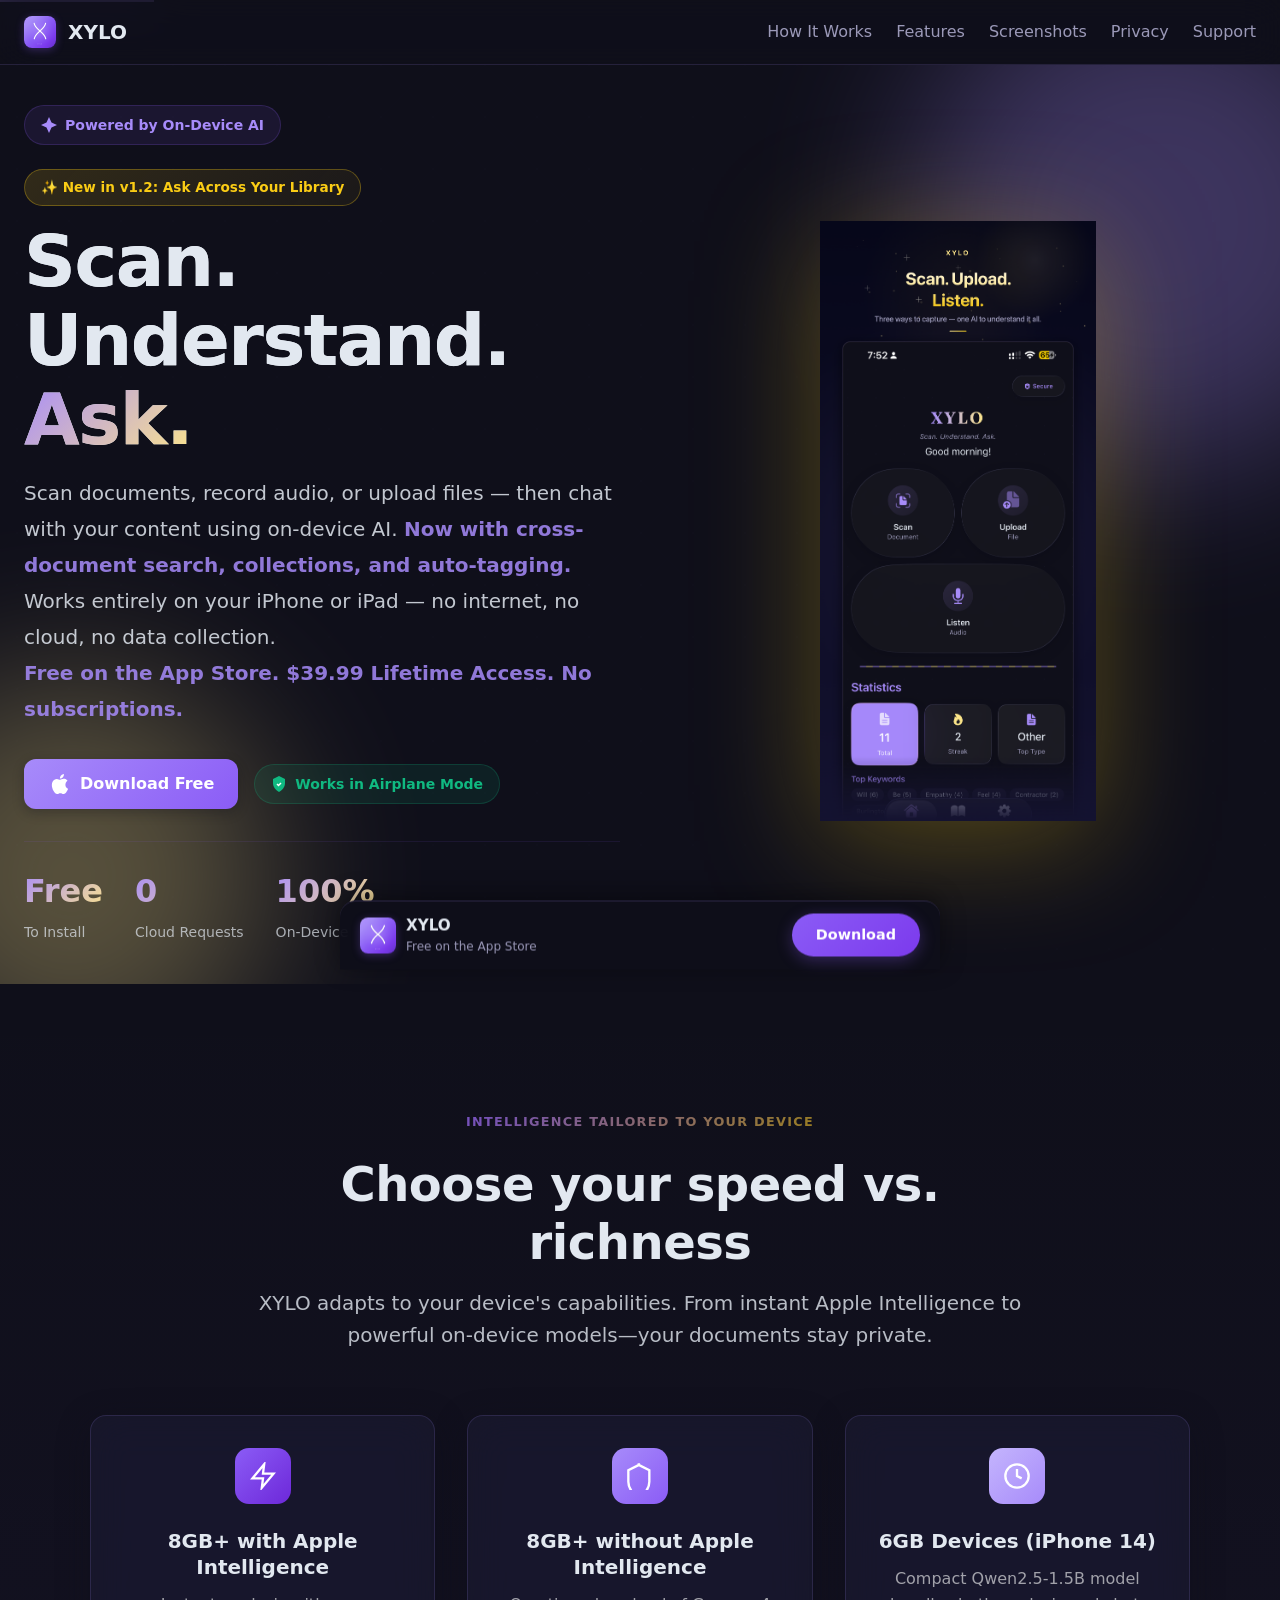
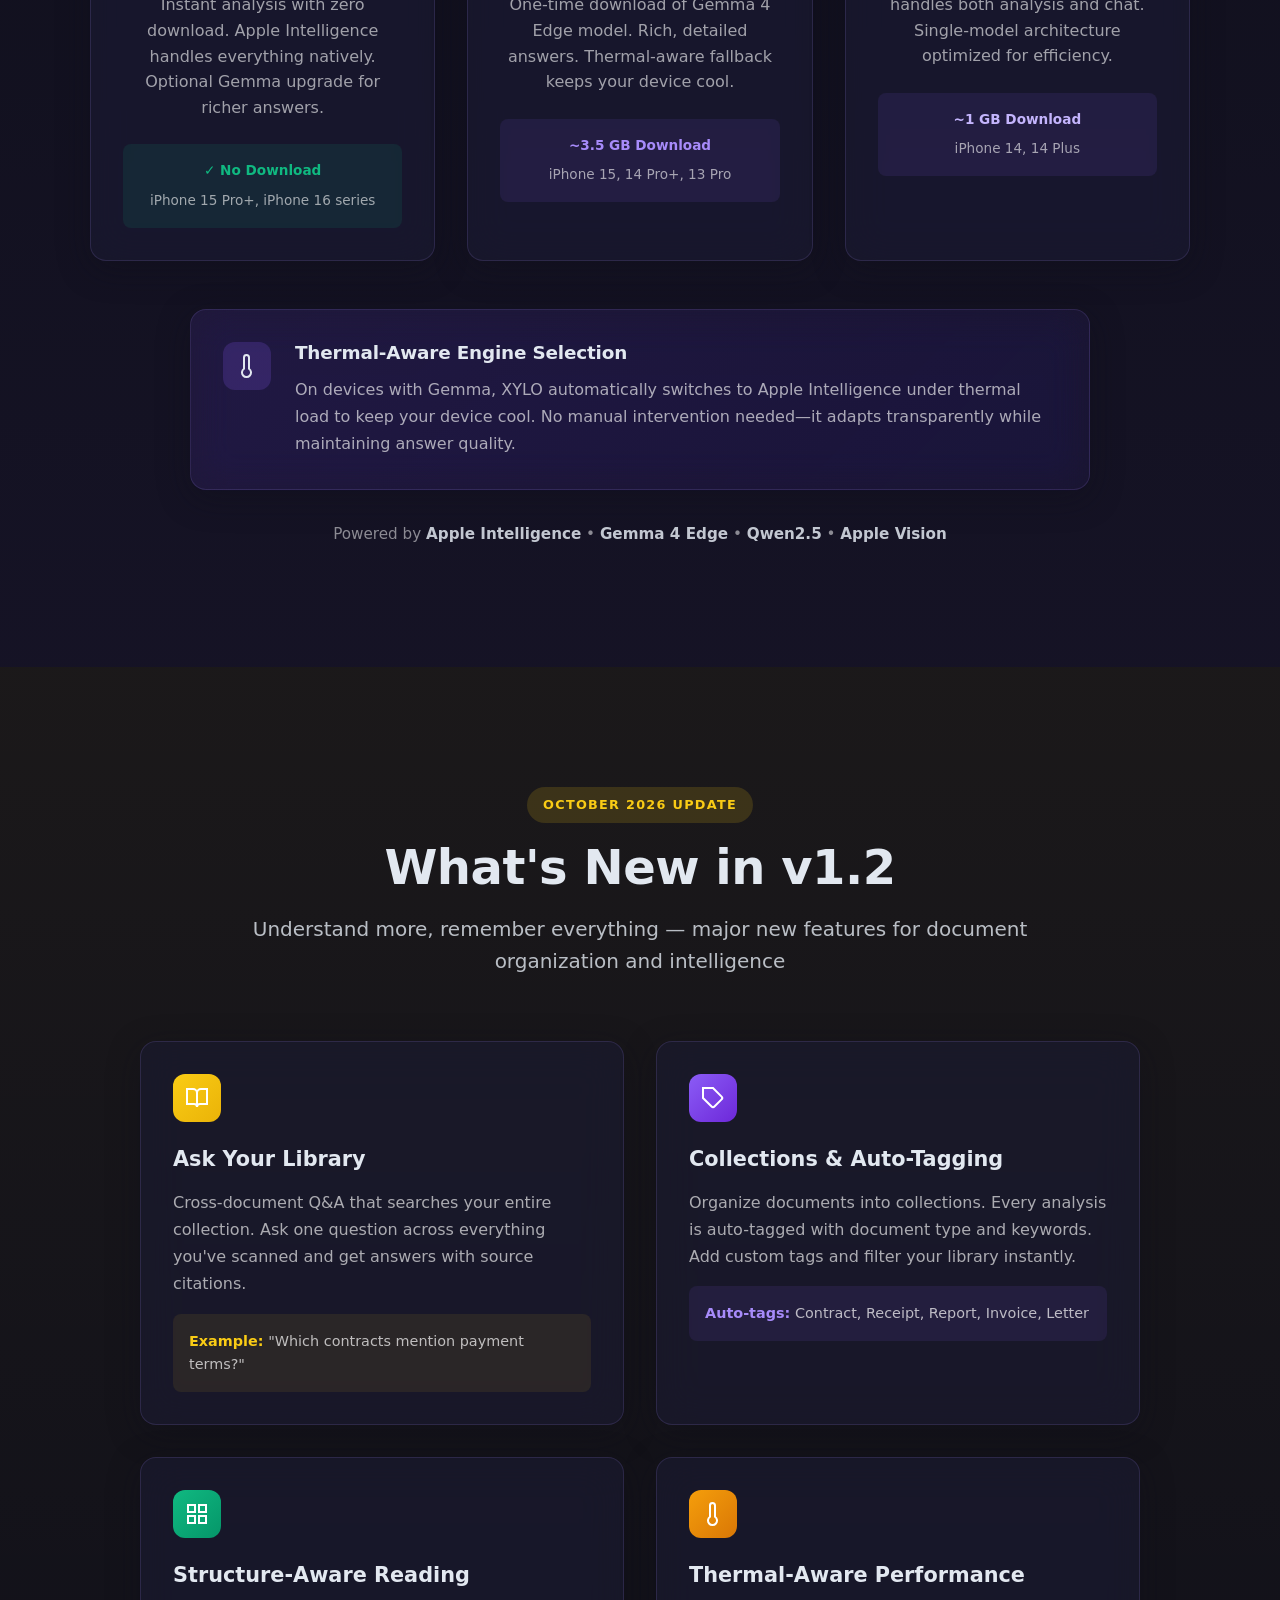
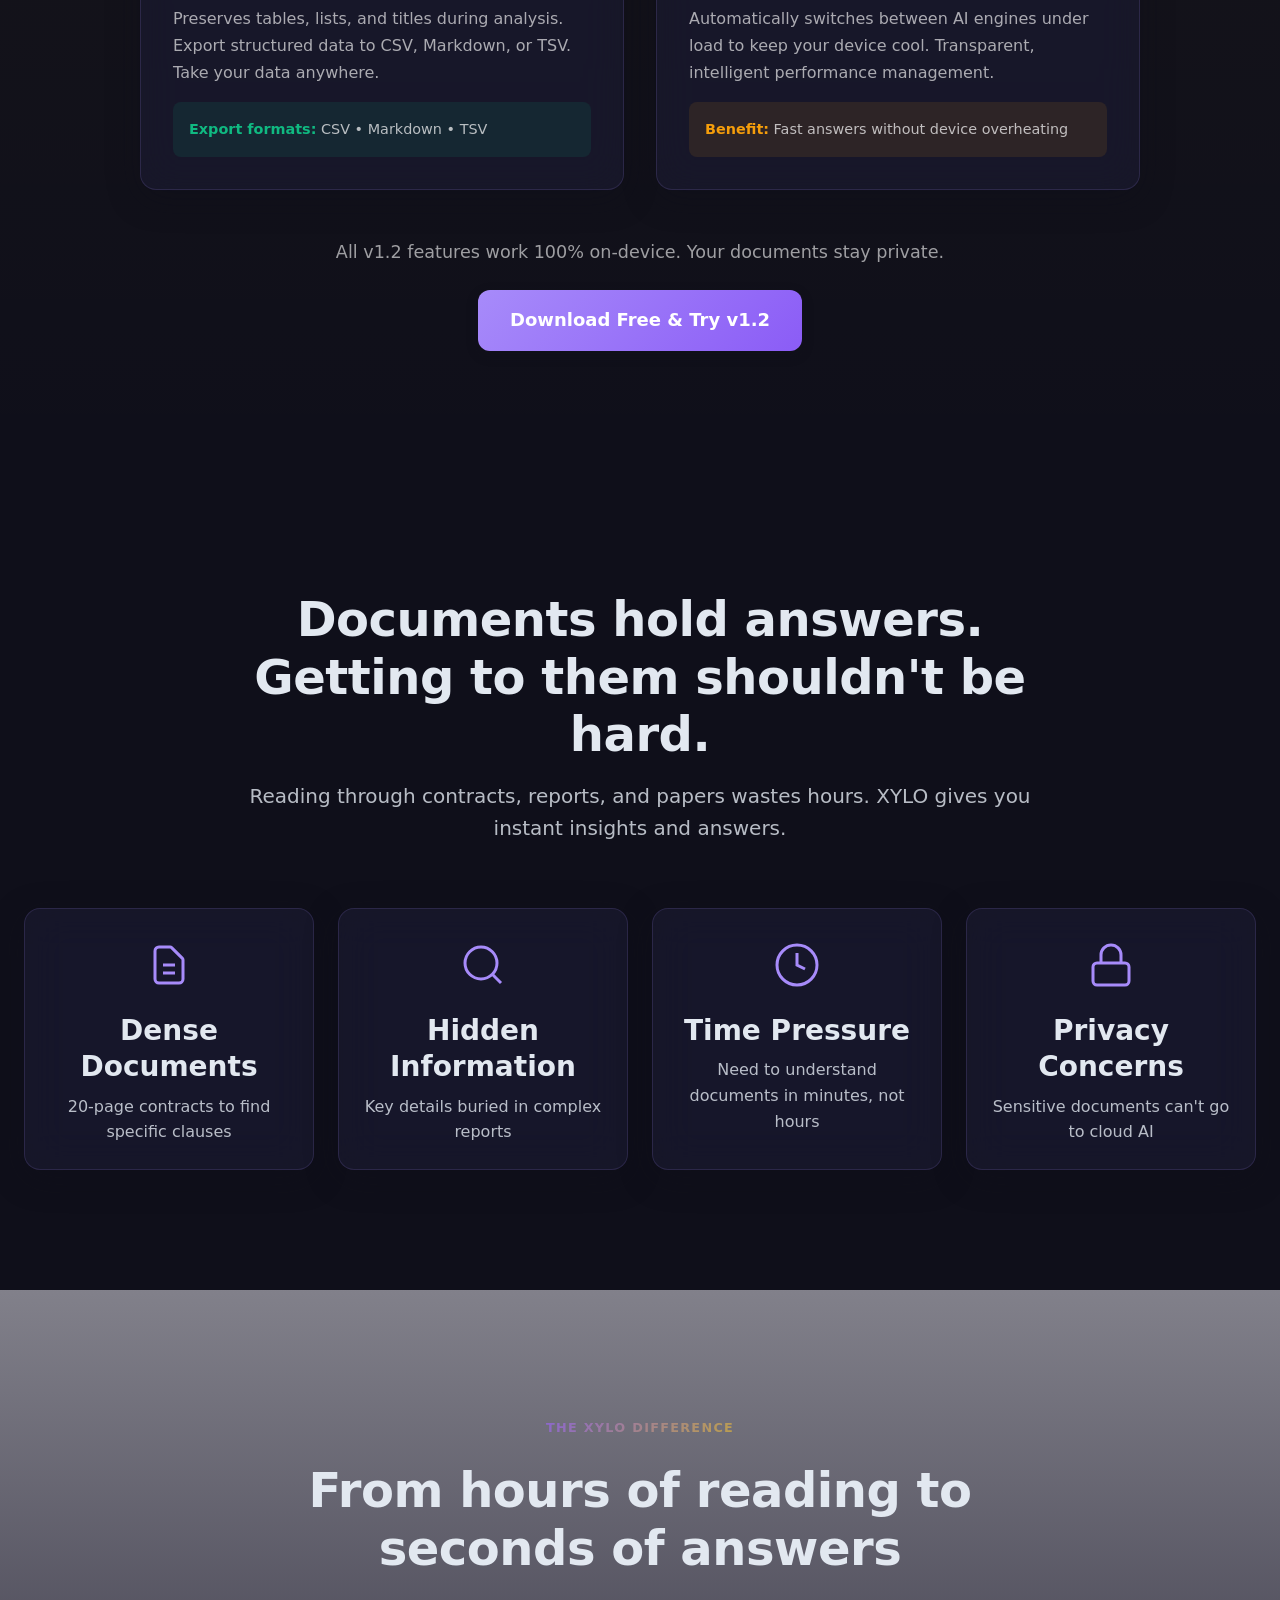
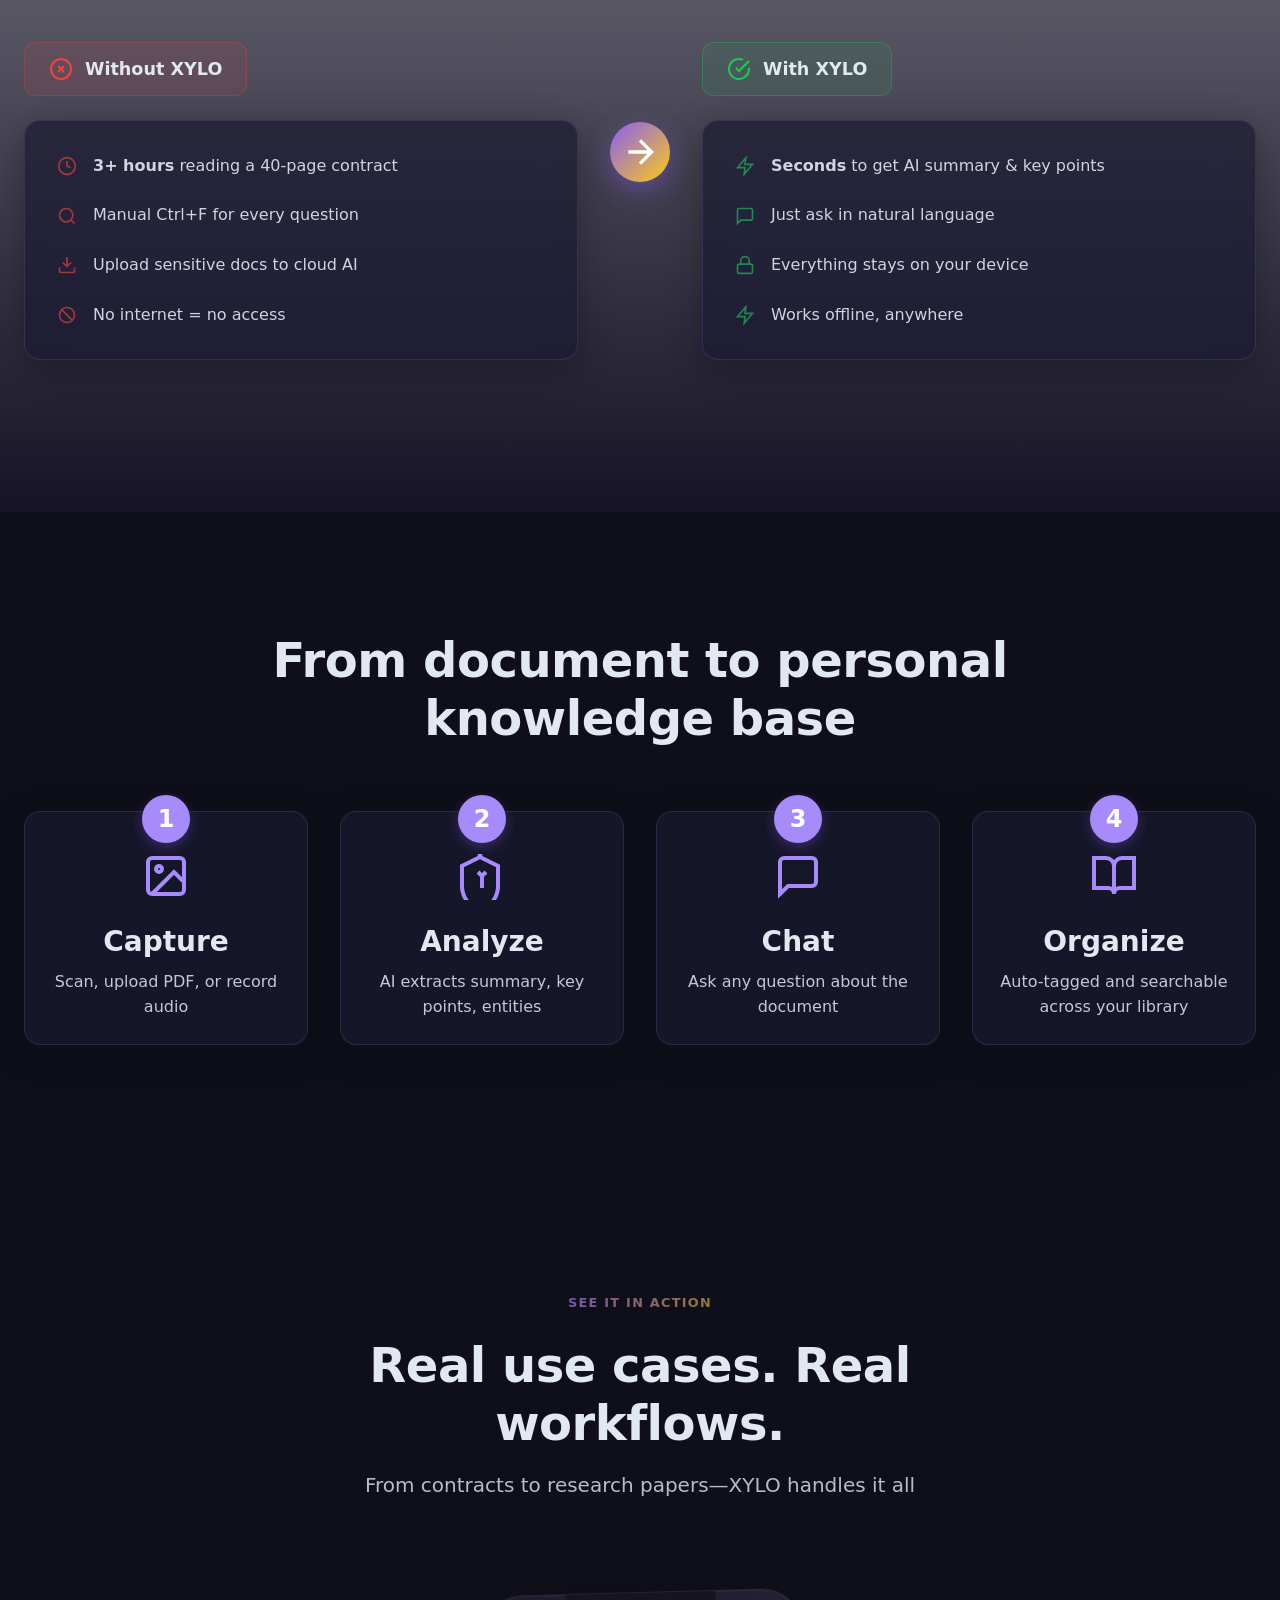
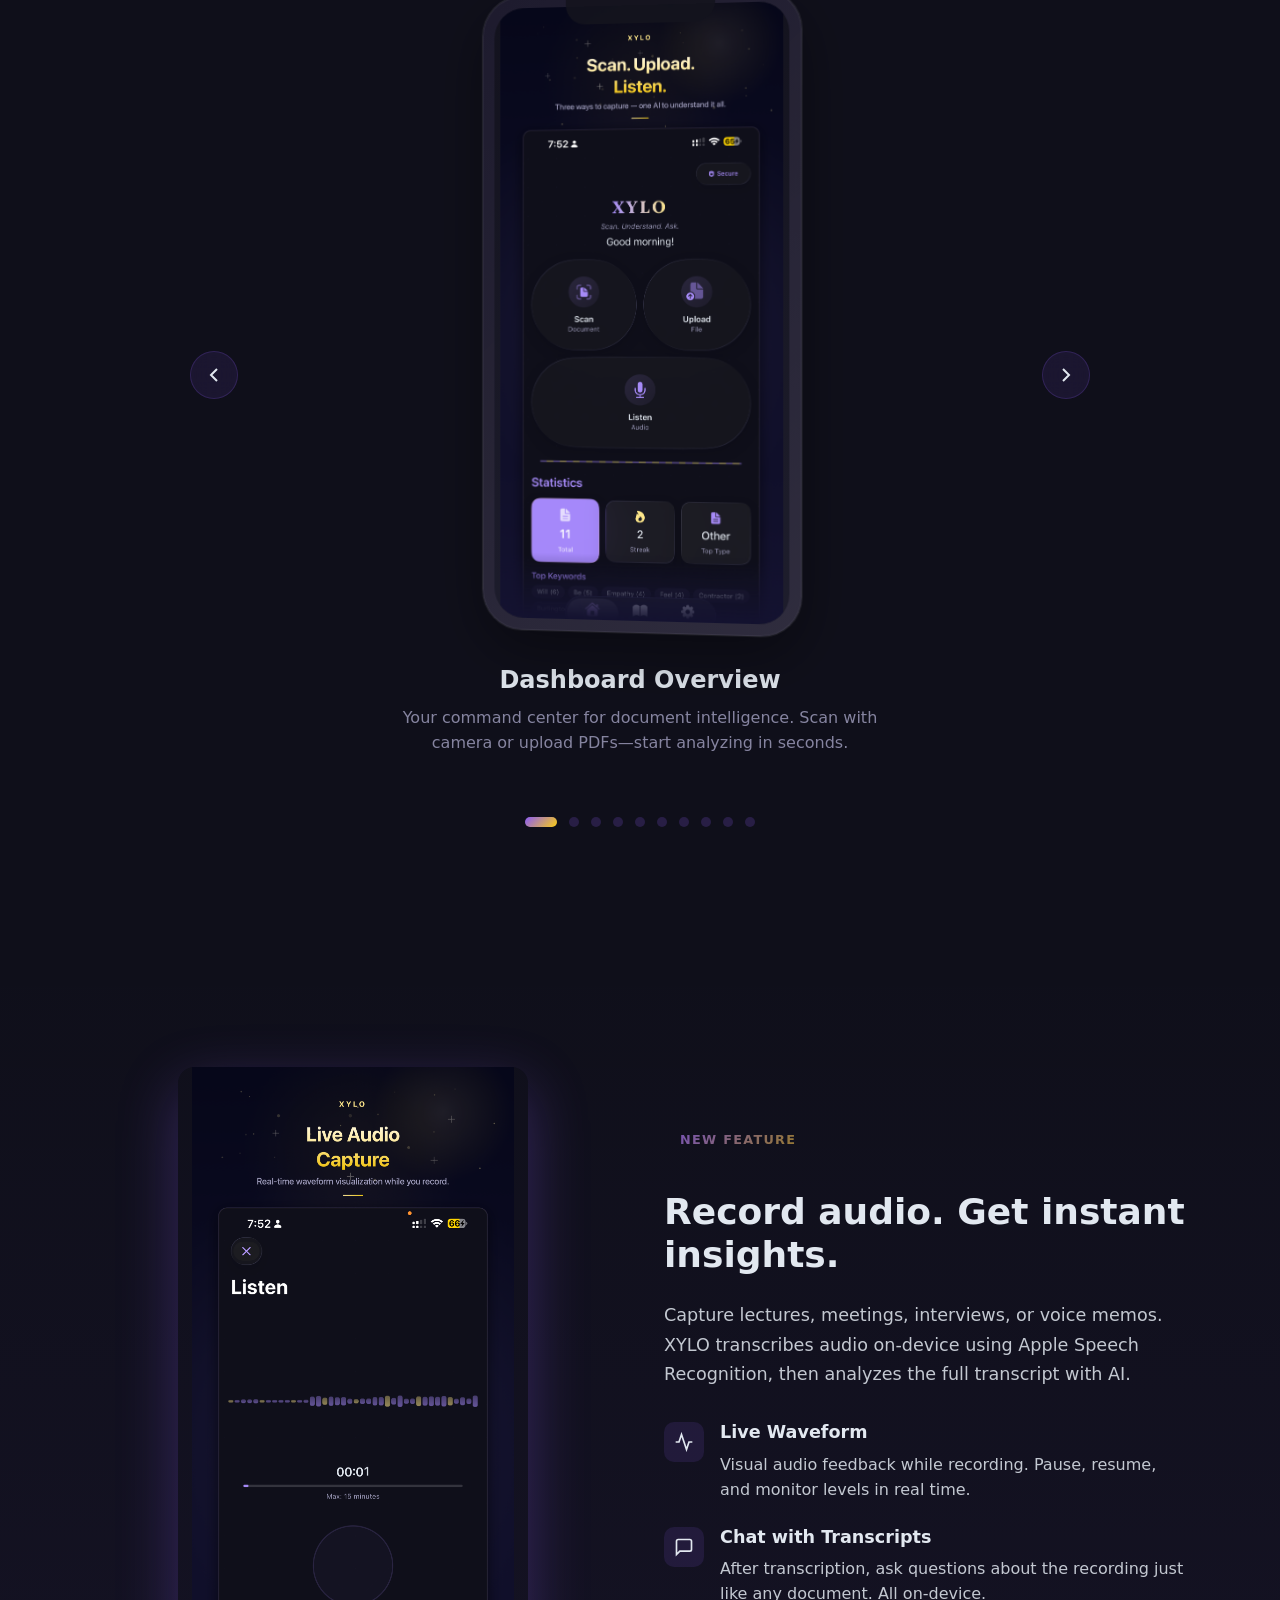
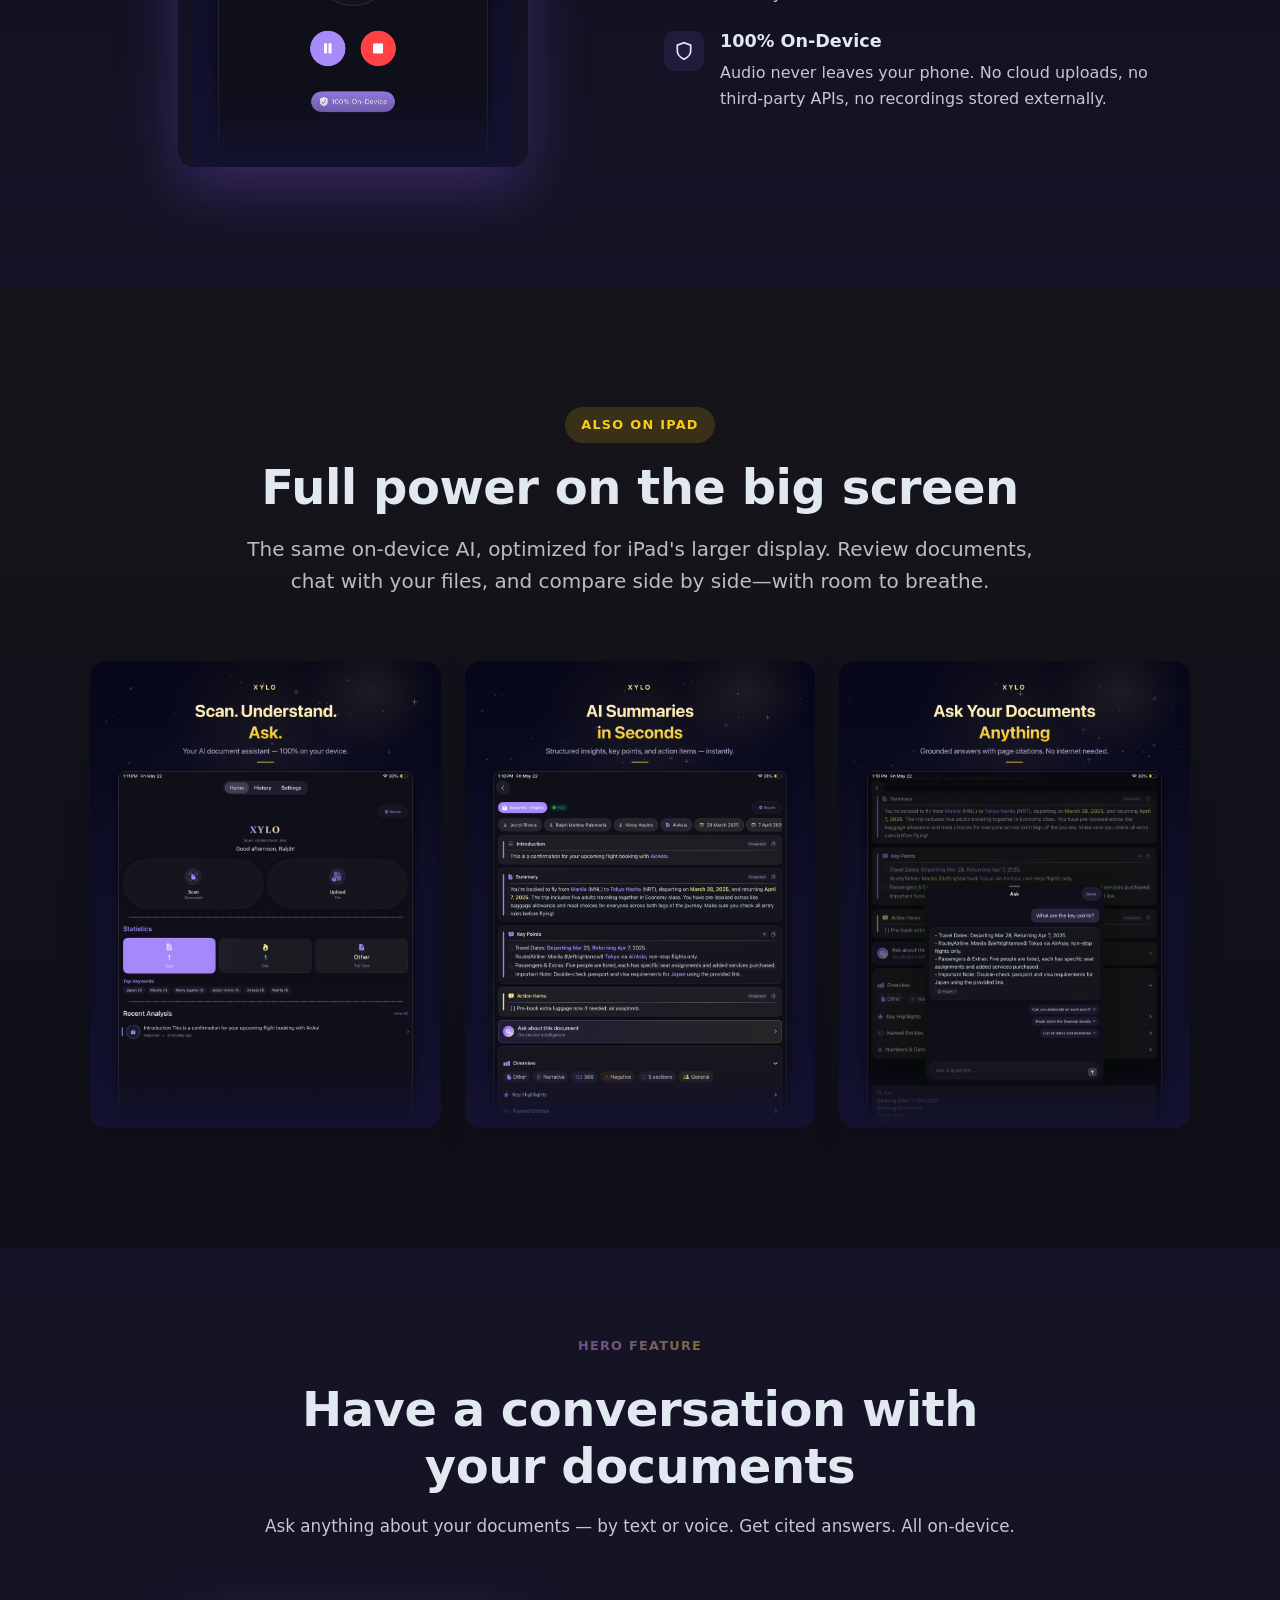
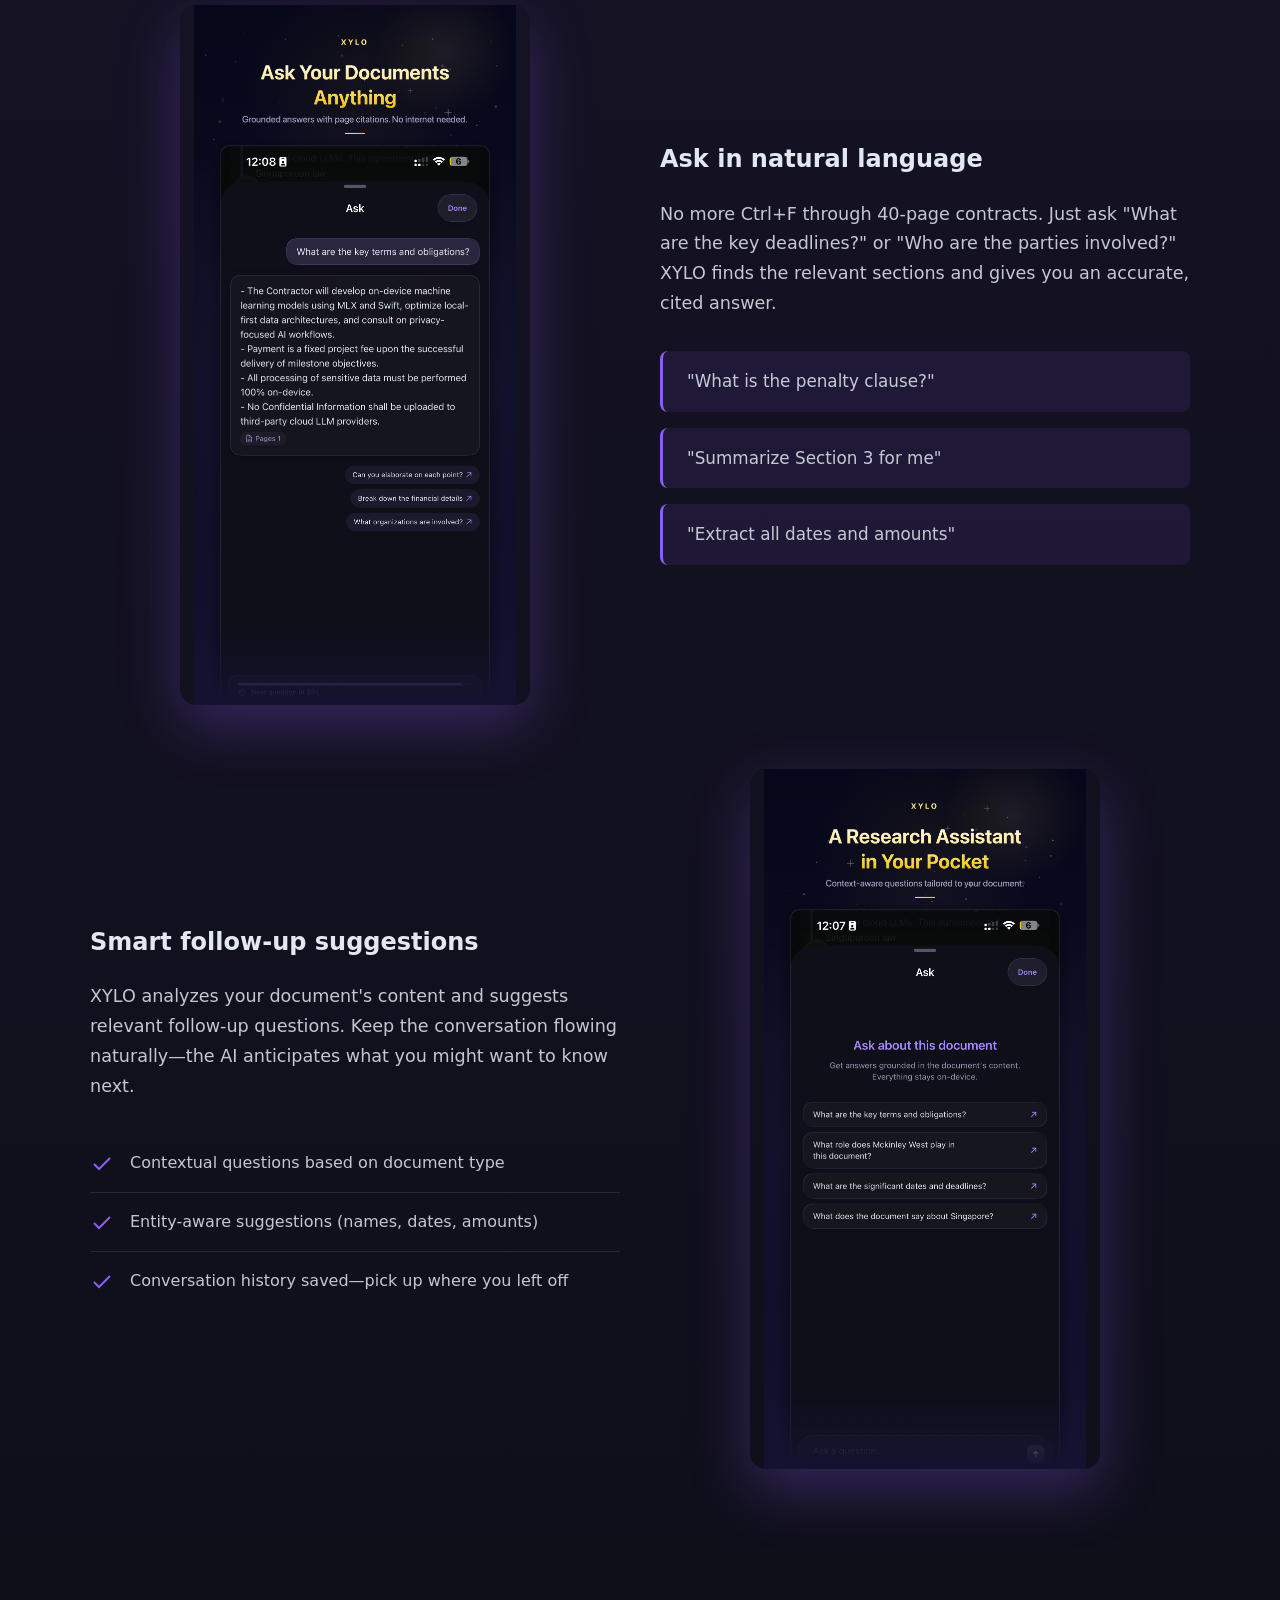
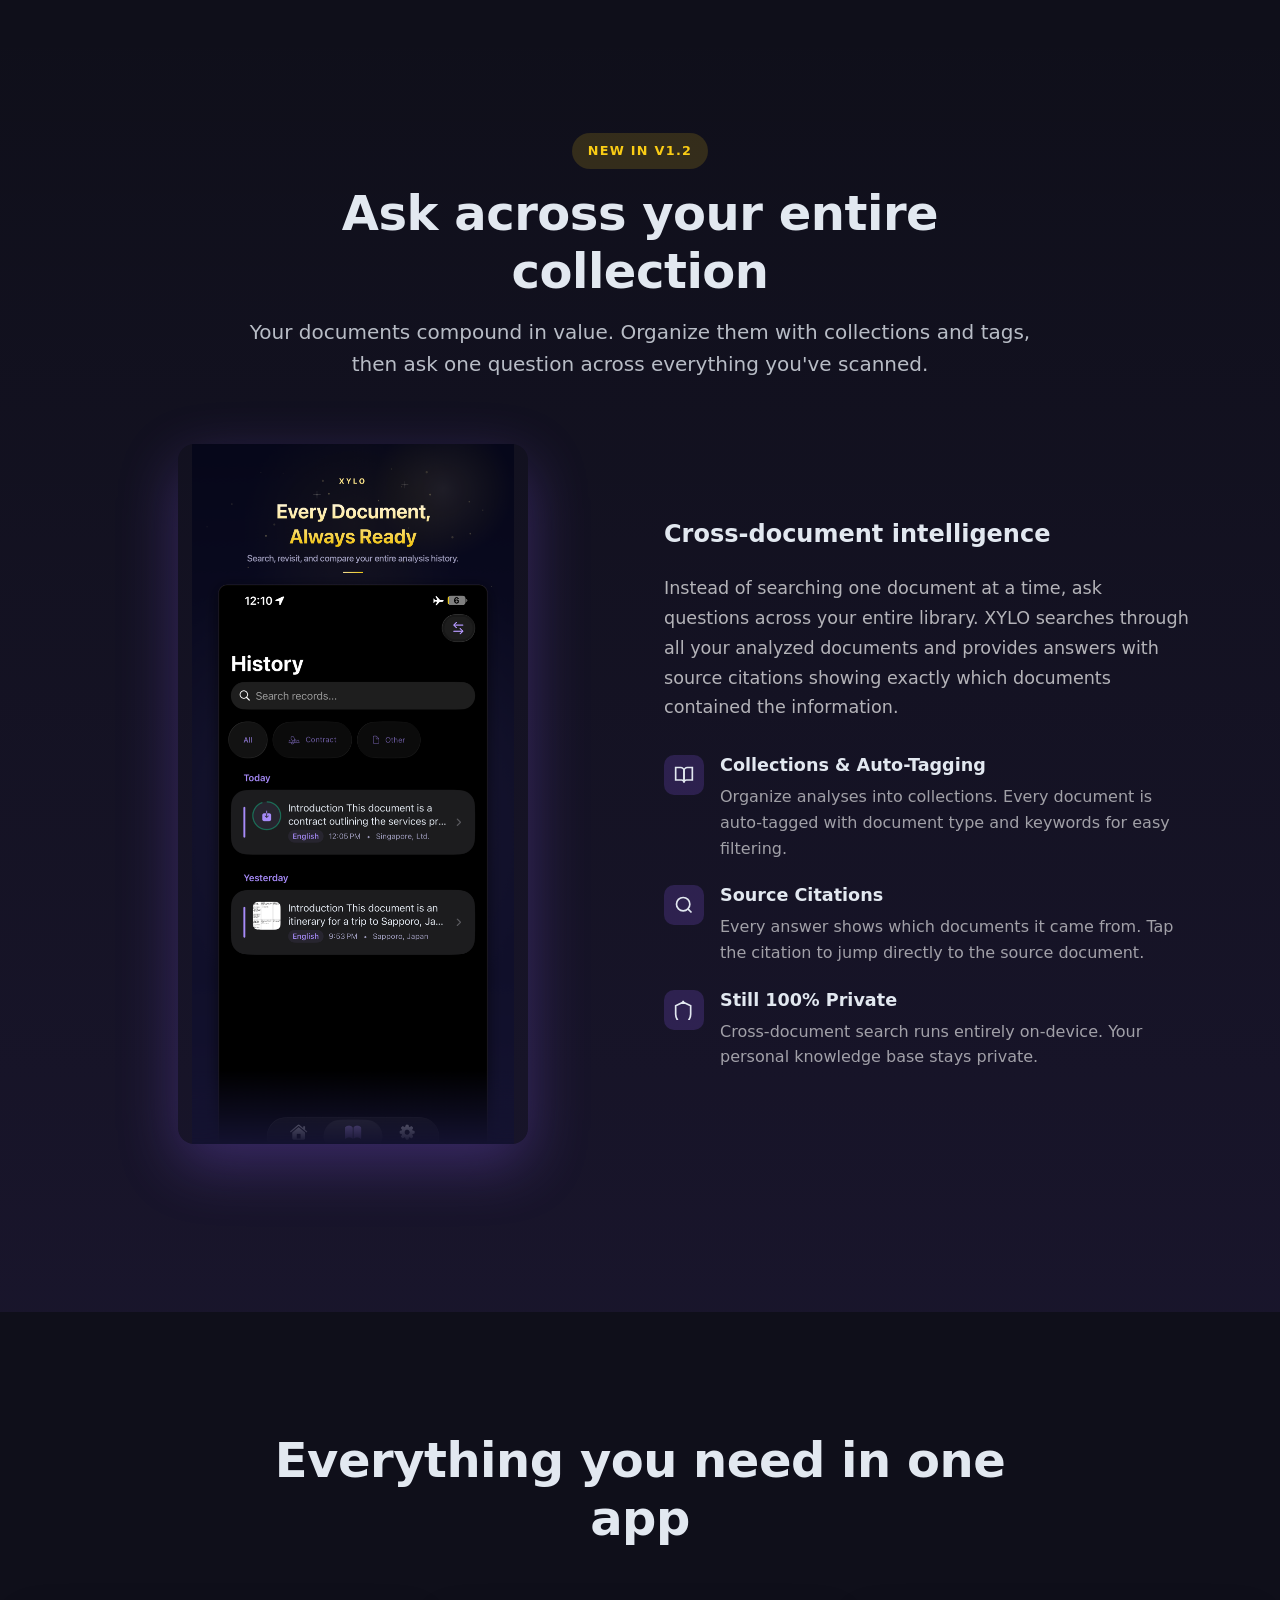
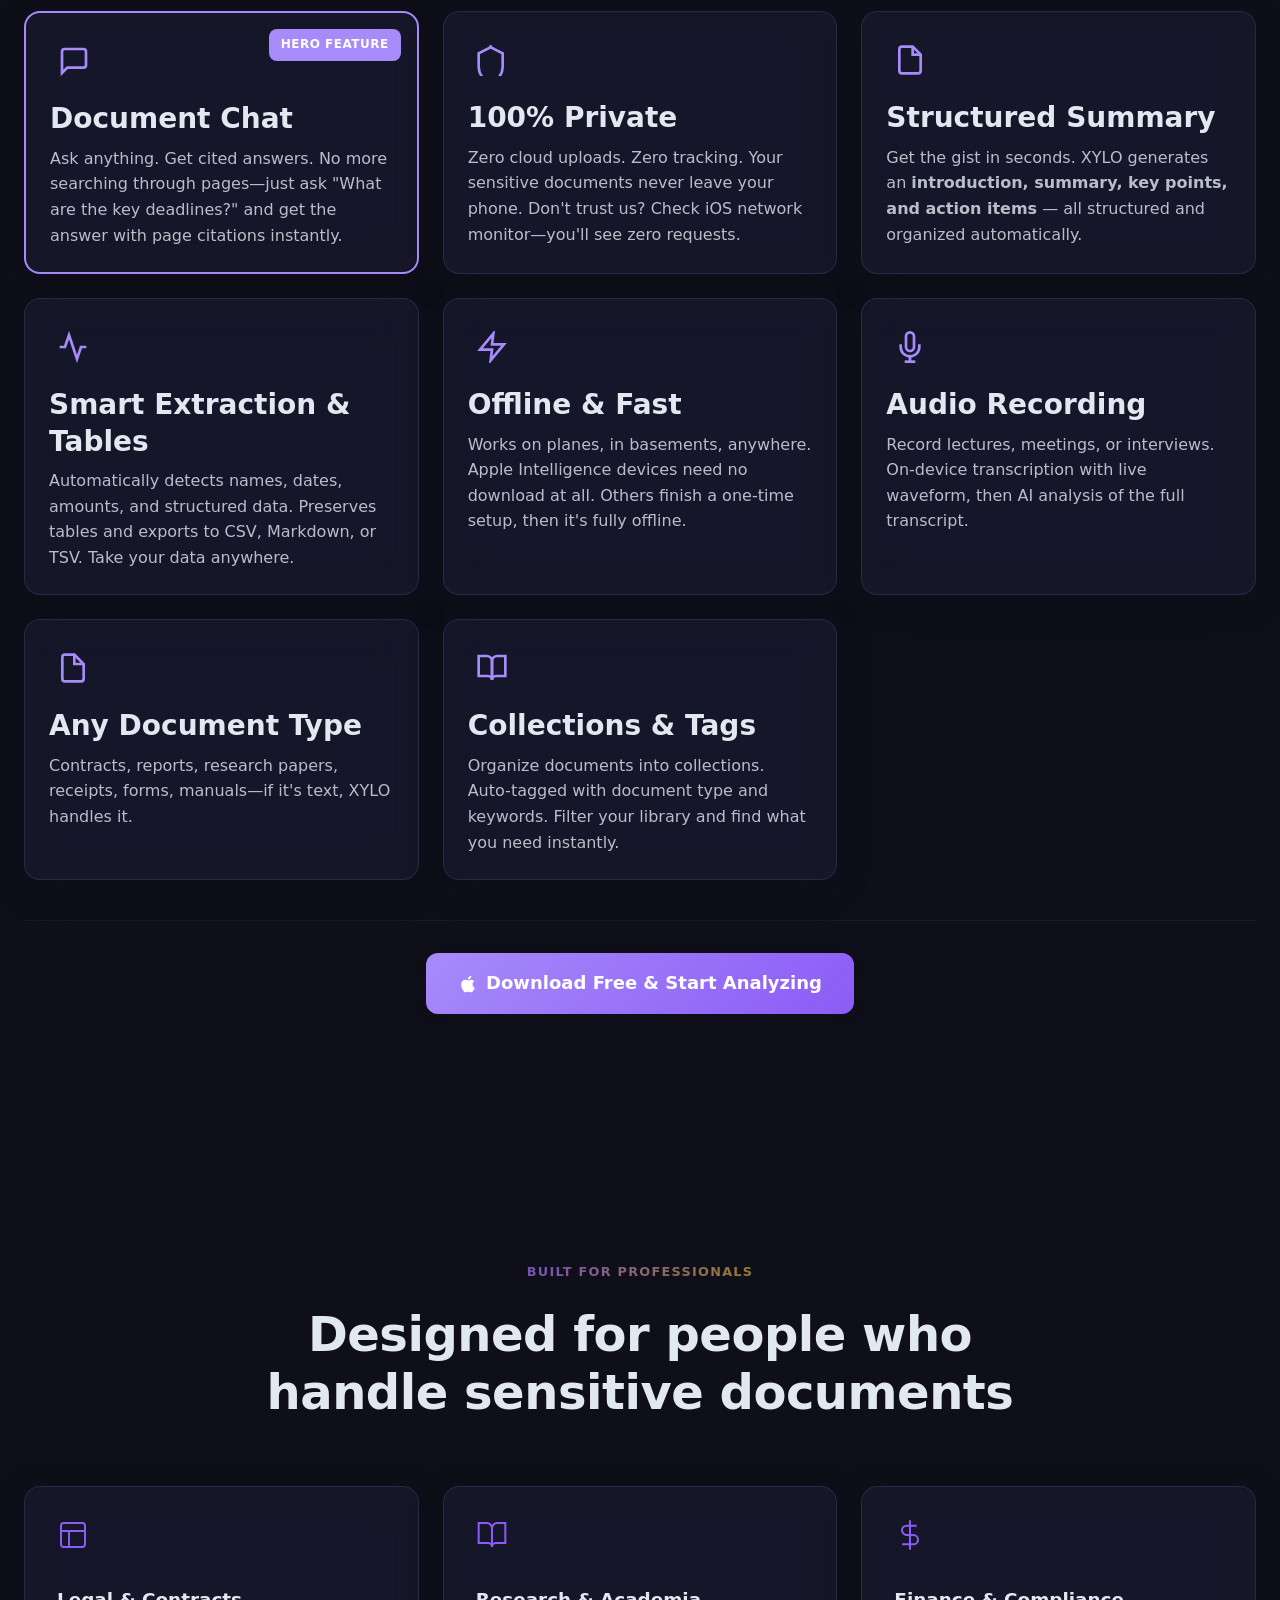
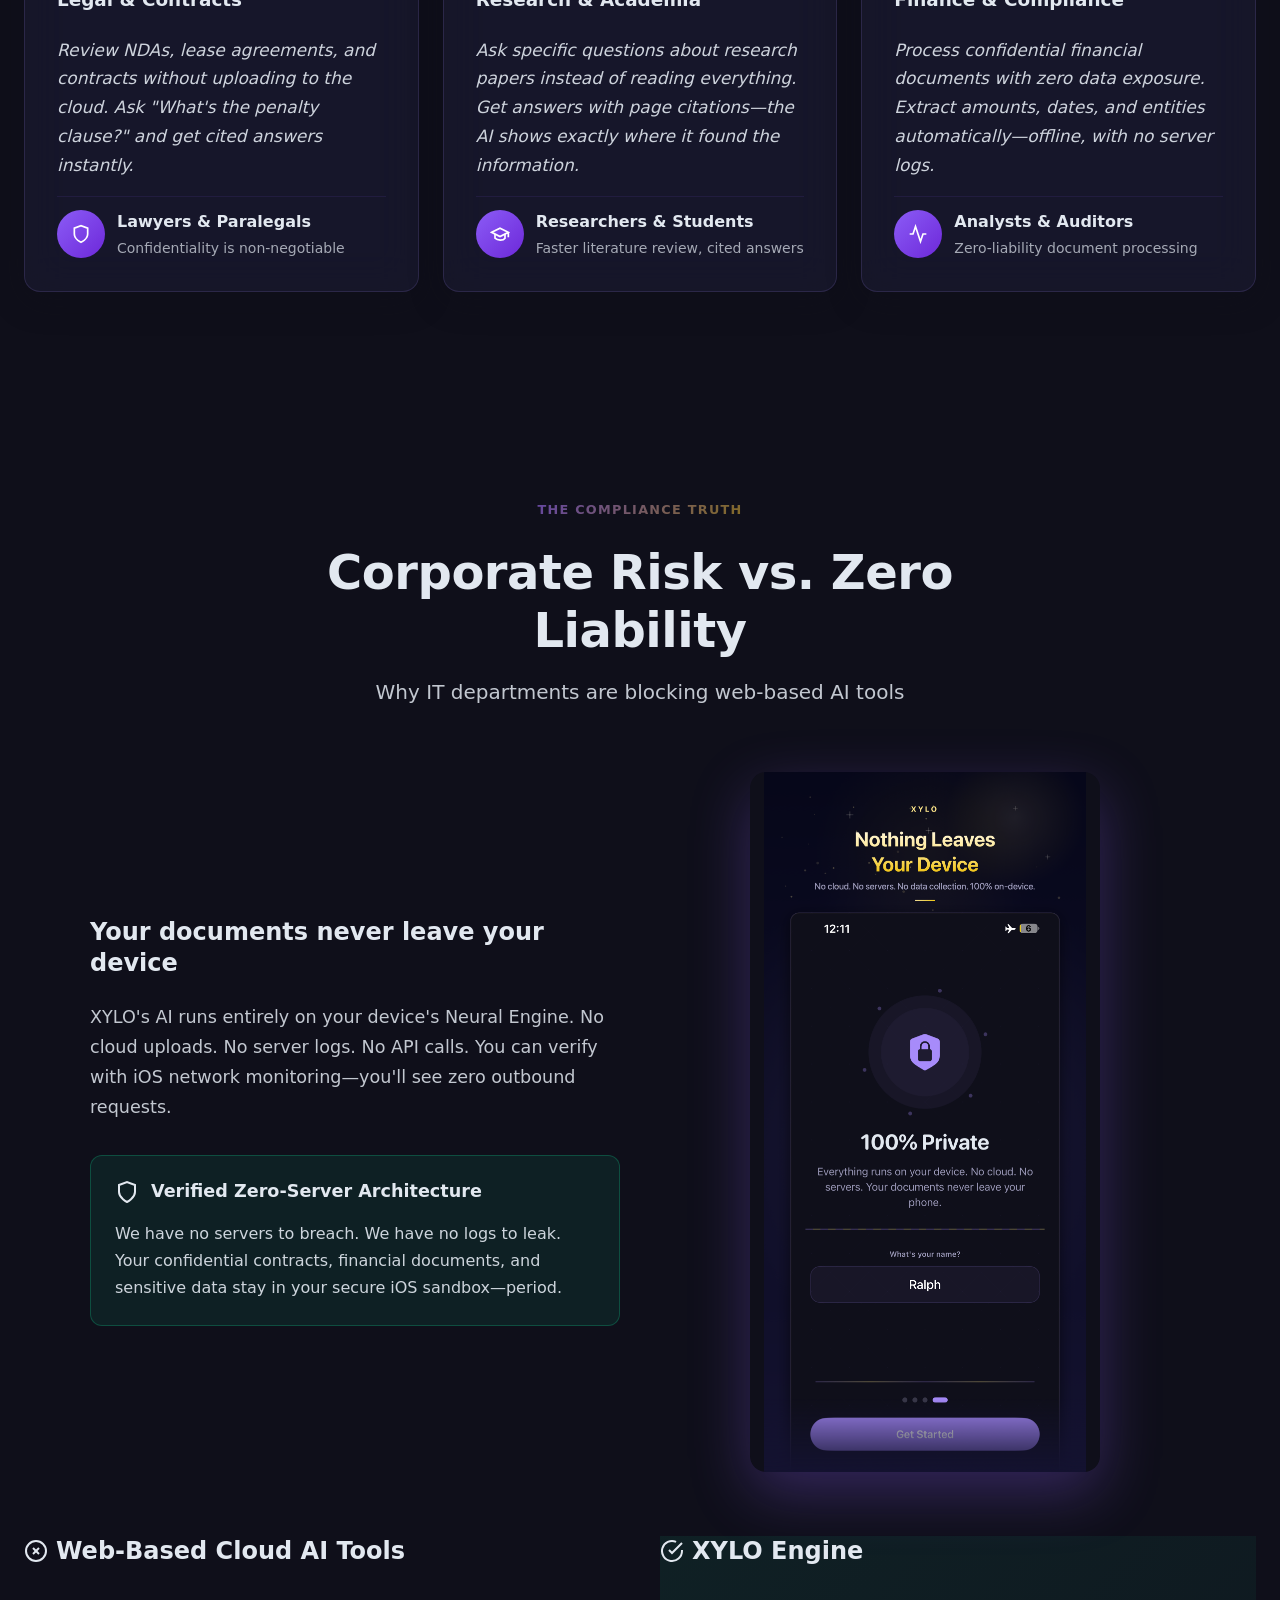
<file: index.html>
<!DOCTYPE html>
<html lang="en">
<head>
    <meta charset="UTF-8">
    <meta name="viewport" content="width=device-width, initial-scale=1.0">
    <title>XYLO — AI Document Intelligence</title>
    <meta name="description" content="Scan documents, record audio, or upload files — then chat with your content by text or voice. AI summaries, cross-document search, collections, and smart extraction. 100% on-device for iPhone and iPad.">
    <meta name="keywords" content="document AI, document chat, PDF AI, on-device AI, privacy, offline AI, document analysis, RAG, cross-document search, collections, Apple Intelligence">
    <meta name="author" content="MAKATA.ai">
    <link rel="canonical" href="https://xylo.makata.ai/">

    <!-- Open Graph -->
    <meta property="og:title" content="XYLO — Chat with Your Documents">
    <meta property="og:description" content="AI-powered document intelligence. Scan, understand, and ask questions — all on-device and private.">
    <meta property="og:type" content="website">
    <meta property="og:image" content="https://xylo.makata.ai/assets/img/og-image.jpg">
    <meta property="og:image:width" content="1200">
    <meta property="og:image:height" content="630">
    <meta property="og:url" content="https://xylo.makata.ai/">
    <meta property="og:site_name" content="XYLO">
    <meta property="og:locale" content="en_US">

    <!-- Twitter Card -->
    <meta name="twitter:card" content="summary_large_image">
    <meta name="twitter:title" content="XYLO — Chat with Your Documents">
    <meta name="twitter:description" content="AI-powered document intelligence with on-device chat. 100% private.">
    <meta name="twitter:image" content="https://xylo.makata.ai/assets/img/og-image.jpg">

    <!-- Theme & Icons -->
    <meta name="theme-color" content="#0F0F1A">
    <meta name="color-scheme" content="dark">
    <link rel="icon" type="image/png" sizes="32x32" href="assets/img/favicon-32x32.png">
    <link rel="icon" type="image/png" sizes="16x16" href="assets/img/favicon-16x16.png">
    <link rel="apple-touch-icon" sizes="180x180" href="assets/img/apple-touch-icon.png">

    <link rel="stylesheet" href="assets/css/main.css">

    <script type="application/ld+json">
    {
        "@context": "https://schema.org",
        "@type": "SoftwareApplication",
        "name": "XYLO",
        "operatingSystem": "iOS 26.0+ / iPadOS 26.0+",
        "applicationCategory": "ProductivityApplication",
        "url": "https://xylo.makata.ai",
        "downloadUrl": "https://apps.apple.com/us/app/xylo-ai/id6771778565",
        "offers": [
            {
                "@type": "Offer",
                "price": "0",
                "priceCurrency": "USD",
                "description": "Free download with 3 free analyses"
            },
            {
                "@type": "Offer",
                "price": "39.99",
                "priceCurrency": "USD",
                "description": "Lifetime Access — unlimited document analysis (one-time purchase)",
                "availability": "https://schema.org/InStock"
            }
        ],
        "description": "AI document intelligence with on-device chat. Scan any document, get instant summaries, then ask questions—all offline and private. Cross-document search, collections, and auto-tagging.",
        "author": { "@type": "Organization", "name": "MAKATA.ai" },
        "featureList": "Document scanning, AI summary, document chat, voice chat, audio recording, RAG, on-device processing, offline mode, citation sources, cross-document search, collections, auto-tagging, structured data export"
    }
    </script>
</head>
<body>
    <div class="scroll-progress" id="scroll-progress" aria-hidden="true"></div>
    <a href="#features" class="skip-link">Skip to content</a>

    <!-- Navigation -->
    <nav class="site-nav" id="site-nav">
        <div class="nav-inner">
            <a href="./" class="nav-brand">
                <img src="assets/img/app-icon.png" alt="XYLO" class="nav-icon" width="32" height="32">
                XYLO
            </a>
            <button class="nav-toggle" aria-label="Menu" onclick="toggleMenu()">
                <span></span>
                <span></span>
                <span></span>
            </button>
            <ul class="nav-links" id="nav-links">
                <li><a href="#how-it-works">How It Works</a></li>
                <li><a href="#features">Features</a></li>
                <li><a href="#screenshots">Screenshots</a></li>
                <li><a href="#privacy">Privacy</a></li>
                <li><a href="support/">Support</a></li>
            </ul>
        </div>
    </nav>

    <!-- Hero Section -->
    <section class="hero">
        <canvas class="hero-pattern" id="hero-pattern" aria-hidden="true"></canvas>
        <div class="hero-gradient-orb hero-gradient-orb-1"></div>
        <div class="hero-gradient-orb hero-gradient-orb-2"></div>
        <div class="section-inner">
            <div class="hero-content">
                <div class="hero-badge">
                    <svg width="16" height="16" viewBox="0 0 16 16" fill="currentColor">
                        <path d="M8 0L10.5 5.5L16 8L10.5 10.5L8 16L5.5 10.5L0 8L5.5 5.5L8 0Z"/>
                    </svg>
                    <span>Powered by On-Device AI</span>
                </div>
                <div style="display: inline-block; background: linear-gradient(135deg, rgba(250, 204, 21, 0.15), rgba(250, 204, 21, 0.05)); border: 1px solid rgba(250, 204, 21, 0.3); border-radius: 20px; padding: 0.4rem 1rem; margin-bottom: 1rem; font-size: 0.85rem; font-weight: 600; color: #FACC15;">
                    ✨ New in v1.2: Ask Across Your Library
                </div>
                <h1 class="hero-title">
                    Scan. Understand. <span class="gradient-text">Ask.</span>
                </h1>
                <p class="hero-subtitle">
                    Scan documents, record audio, or upload files — then chat with your content using on-device AI. <strong>Now with cross-document search, collections, and auto-tagging.</strong> Works entirely on your iPhone or iPad — no internet, no cloud, no data collection.<br>
                    <strong>Free on the App Store. $39.99 Lifetime Access. No subscriptions.</strong>
                </p>
                <div class="hero-cta-group">
                    <a href="https://apps.apple.com/us/app/xylo-ai/id6771778565" class="btn btn-primary app-store-btn" target="_blank" rel="noopener">
                        <svg width="24" height="24" viewBox="0 0 24 24" fill="currentColor">
                            <path d="M18.71 19.5c-.83 1.24-1.71 2.45-3.05 2.47-1.34.03-1.77-.79-3.29-.79-1.53 0-2 .77-3.27.82-1.31.05-2.3-1.32-3.14-2.53C4.25 17 2.94 12.45 4.7 9.39c.87-1.52 2.43-2.48 4.12-2.51 1.28-.02 2.5.87 3.29.87.78 0 2.26-1.07 3.8-.91.65.03 2.47.26 3.64 1.98-.09.06-2.17 1.28-2.15 3.81.03 3.02 2.65 4.03 2.68 4.04-.03.07-.42 1.44-1.38 2.83M13 3.5c.73-.83 1.94-1.46 2.94-1.5.13 1.17-.34 2.35-1.04 3.19-.69.85-1.83 1.51-2.95 1.42-.15-1.15.41-2.35 1.05-3.11z"/>
                        </svg>
                        Download Free
                    </a>
                    <div class="privacy-badge">
                        <svg width="16" height="16" viewBox="0 0 16 16" fill="currentColor">
                            <path d="M8 0L2 3V7C2 11 5 14.5 8 16C11 14.5 14 11 14 7V3L8 0Z"/>
                            <path d="M6 8L7.5 9.5L10 7" stroke="white" stroke-width="1.5" fill="none"/>
                        </svg>
                        Works in Airplane Mode
                    </div>
                </div>
                <div class="hero-stats">
                    <div class="stat-item">
                        <div class="stat-number">Free</div>
                        <div class="stat-label">To Install</div>
                    </div>
                    <div class="stat-item">
                        <div class="stat-number">0</div>
                        <div class="stat-label">Cloud Requests</div>
                    </div>
                    <div class="stat-item">
                        <div class="stat-number">100%</div>
                        <div class="stat-label">On-Device</div>
                    </div>
                </div>
            </div>
            <div class="hero-visual">
                <div class="hero-mockup-container">
                    <img src="assets/img/mockups/01_dashboard.png" alt="XYLO App Interface" class="hero-mockup-image" loading="eager">
                </div>
            </div>
        </div>
    </section>

    <!-- AI Architecture Section -->
    <section class="ai-architecture section" style="background: linear-gradient(180deg, rgba(15, 15, 25, 0), rgba(139, 92, 246, 0.05));">
        <div class="section-inner">
            <div class="section-header">
                <span class="section-badge">Intelligence Tailored to Your Device</span>
                <h2 class="section-title">Choose your speed vs. richness</h2>
                <p class="section-subtitle">XYLO adapts to your device's capabilities. From instant Apple Intelligence to powerful on-device models—your documents stay private.</p>
            </div>

            <div style="display: grid; grid-template-columns: repeat(3, 1fr); gap: 2rem; max-width: 1100px; margin: 3rem auto;">
                <!-- Tier 1: Apple Intelligence -->
                <div class="glass-card" style="padding: 2rem; text-align: center;">
                    <div style="width: 56px; height: 56px; background: linear-gradient(135deg, #8B5CF6, #6D28D9); border-radius: 14px; display: flex; align-items: center; justify-content: center; margin: 0 auto 1.5rem;">
                        <svg width="28" height="28" viewBox="0 0 24 24" fill="none" stroke="white" stroke-width="2">
                            <path d="M13 2L3 14h9l-1 8 10-12h-9l1-8z"/>
                        </svg>
                    </div>
                    <h3 style="font-size: 1.25rem; margin-bottom: 0.75rem;">8GB+ with Apple Intelligence</h3>
                    <p style="color: rgba(255,255,255,0.7); line-height: 1.6; margin-bottom: 1.5rem;">
                        Instant analysis with zero download. Apple Intelligence handles everything natively. Optional Gemma upgrade for richer answers.
                    </p>
                    <div style="padding: 1rem; background: rgba(16, 185, 129, 0.1); border-radius: 8px;">
                        <div style="font-size: 0.85rem; color: #10B981; font-weight: 600; margin-bottom: 0.5rem;">✓ No Download</div>
                        <div style="font-size: 0.85rem; color: rgba(255,255,255,0.6);">iPhone 15 Pro+, iPhone 16 series</div>
                    </div>
                </div>

                <!-- Tier 2: Gemma 4 Edge -->
                <div class="glass-card" style="padding: 2rem; text-align: center;">
                    <div style="width: 56px; height: 56px; background: linear-gradient(135deg, #A78BFA, #8B5CF6); border-radius: 14px; display: flex; align-items: center; justify-content: center; margin: 0 auto 1.5rem;">
                        <svg width="28" height="28" viewBox="0 0 24 24" fill="none" stroke="white" stroke-width="2">
                            <path d="M12 2L2 7v10c0 5.55 3.84 10.74 9 12 5.16-1.26 9-6.45 9-12V7l-10-5z"/>
                        </svg>
                    </div>
                    <h3 style="font-size: 1.25rem; margin-bottom: 0.75rem;">8GB+ without Apple Intelligence</h3>
                    <p style="color: rgba(255,255,255,0.7); line-height: 1.6; margin-bottom: 1.5rem;">
                        One-time download of Gemma 4 Edge model. Rich, detailed answers. Thermal-aware fallback keeps your device cool.
                    </p>
                    <div style="padding: 1rem; background: rgba(139, 92, 246, 0.1); border-radius: 8px;">
                        <div style="font-size: 0.85rem; color: #A78BFA; font-weight: 600; margin-bottom: 0.5rem;">~3.5 GB Download</div>
                        <div style="font-size: 0.85rem; color: rgba(255,255,255,0.6);">iPhone 15, 14 Pro+, 13 Pro</div>
                    </div>
                </div>

                <!-- Tier 3: Qwen Compact -->
                <div class="glass-card" style="padding: 2rem; text-align: center;">
                    <div style="width: 56px; height: 56px; background: linear-gradient(135deg, #C4B5FD, #A78BFA); border-radius: 14px; display: flex; align-items: center; justify-content: center; margin: 0 auto 1.5rem;">
                        <svg width="28" height="28" viewBox="0 0 24 24" fill="none" stroke="white" stroke-width="2">
                            <circle cx="12" cy="12" r="10"/>
                            <polyline points="12 6 12 12 16 14"/>
                        </svg>
                    </div>
                    <h3 style="font-size: 1.25rem; margin-bottom: 0.75rem;">6GB Devices (iPhone 14)</h3>
                    <p style="color: rgba(255,255,255,0.7); line-height: 1.6; margin-bottom: 1.5rem;">
                        Compact Qwen2.5-1.5B model handles both analysis and chat. Single-model architecture optimized for efficiency.
                    </p>
                    <div style="padding: 1rem; background: rgba(139, 92, 246, 0.1); border-radius: 8px;">
                        <div style="font-size: 0.85rem; color: #C4B5FD; font-weight: 600; margin-bottom: 0.5rem;">~1 GB Download</div>
                        <div style="font-size: 0.85rem; color: rgba(255,255,255,0.6);">iPhone 14, 14 Plus</div>
                    </div>
                </div>
            </div>

            <!-- Thermal Management Callout -->
            <div class="glass-card" style="max-width: 900px; margin: 2rem auto 0; padding: 2rem; background: linear-gradient(135deg, rgba(139, 92, 246, 0.1), rgba(139, 92, 246, 0.05));">
                <div style="display: flex; gap: 1.5rem; align-items: start;">
                    <div style="width: 48px; height: 48px; background: rgba(139, 92, 246, 0.2); border-radius: 12px; display: flex; align-items: center; justify-content: center; flex-shrink: 0;">
                        <svg width="24" height="24" viewBox="0 0 24 24" fill="none" stroke="currentColor" stroke-width="2">
                            <path d="M14 14.76V3.5a2.5 2.5 0 0 0-5 0v11.26a4.5 4.5 0 1 0 5 0z"/>
                        </svg>
                    </div>
                    <div>
                        <h4 style="margin: 0 0 0.75rem; font-size: 1.15rem;">Thermal-Aware Engine Selection</h4>
                        <p style="margin: 0; color: rgba(255,255,255,0.75); line-height: 1.7;">
                            On devices with Gemma, XYLO automatically switches to Apple Intelligence under thermal load to keep your device cool. No manual intervention needed—it adapts transparently while maintaining answer quality.
                        </p>
                    </div>
                </div>
            </div>

            <p style="text-align: center; margin-top: 2rem; color: rgba(255,255,255,0.6); font-size: 0.95rem;">
                Powered by <strong>Apple Intelligence</strong> • <strong>Gemma 4 Edge</strong> • <strong>Qwen2.5</strong> • <strong>Apple Vision</strong>
            </p>
        </div>
    </section>

<!-- What's New in v1.2 -->
    <section class="whats-new section" style="background: linear-gradient(180deg, rgba(250, 204, 21, 0.05), rgba(15, 15, 25, 0));">
        <div class="section-inner">
            <div class="section-header">
                <span class="section-badge" style="background: rgba(250, 204, 21, 0.15); color: #FACC15; -webkit-text-fill-color: #FACC15;">October 2026 Update</span>
                <h2 class="section-title">What's New in v1.2</h2>
                <p class="section-subtitle">Understand more, remember everything — major new features for document organization and intelligence</p>
            </div>

            <div style="display: grid; grid-template-columns: repeat(2, 1fr); gap: 2rem; max-width: 1000px; margin: 2rem auto;">
                <div class="glass-card" style="padding: 2rem;">
                    <div style="width: 48px; height: 48px; background: linear-gradient(135deg, #FACC15, #EAB308); border-radius: 12px; display: flex; align-items: center; justify-content: center; margin-bottom: 1.5rem;">
                        <svg width="24" height="24" viewBox="0 0 24 24" fill="none" stroke="white" stroke-width="2">
                            <path d="M2 3h6a4 4 0 014 4v14a3 3 0 00-3-3H2z"/>
                            <path d="M22 3h-6a4 4 0 00-4 4v14a3 3 0 013-3h7z"/>
                        </svg>
                    </div>
                    <h3 style="font-size: 1.3rem; margin-bottom: 1rem;">Ask Your Library</h3>
                    <p style="color: rgba(255,255,255,0.75); line-height: 1.7; margin-bottom: 1rem;">
                        Cross-document Q&A that searches your entire collection. Ask one question across everything you've scanned and get answers with source citations.
                    </p>
                    <div style="padding: 1rem; background: rgba(250, 204, 21, 0.08); border-radius: 8px; font-size: 0.9rem; color: rgba(255,255,255,0.7);">
                        <strong style="color: #FACC15;">Example:</strong> "Which contracts mention payment terms?"
                    </div>
                </div>

                <div class="glass-card" style="padding: 2rem;">
                    <div style="width: 48px; height: 48px; background: linear-gradient(135deg, #8B5CF6, #6D28D9); border-radius: 12px; display: flex; align-items: center; justify-content: center; margin-bottom: 1.5rem;">
                        <svg width="24" height="24" viewBox="0 0 24 24" fill="none" stroke="white" stroke-width="2">
                            <path d="M20.59 13.41l-7.17 7.17a2 2 0 01-2.83 0L2 12V2h10l8.59 8.59a2 2 0 010 2.82z"/>
                            <line x1="7" y1="7" x2="7.01" y2="7"/>
                        </svg>
                    </div>
                    <h3 style="font-size: 1.3rem; margin-bottom: 1rem;">Collections & Auto-Tagging</h3>
                    <p style="color: rgba(255,255,255,0.75); line-height: 1.7; margin-bottom: 1rem;">
                        Organize documents into collections. Every analysis is auto-tagged with document type and keywords. Add custom tags and filter your library instantly.
                    </p>
                    <div style="padding: 1rem; background: rgba(139, 92, 246, 0.1); border-radius: 8px; font-size: 0.9rem; color: rgba(255,255,255,0.7);">
                        <strong style="color: #A78BFA;">Auto-tags:</strong> Contract, Receipt, Report, Invoice, Letter
                    </div>
                </div>

                <div class="glass-card" style="padding: 2rem;">
                    <div style="width: 48px; height: 48px; background: linear-gradient(135deg, #10B981, #059669); border-radius: 12px; display: flex; align-items: center; justify-content: center; margin-bottom: 1.5rem;">
                        <svg width="24" height="24" viewBox="0 0 24 24" fill="none" stroke="white" stroke-width="2">
                            <rect x="3" y="3" width="7" height="7"/>
                            <rect x="14" y="3" width="7" height="7"/>
                            <rect x="14" y="14" width="7" height="7"/>
                            <rect x="3" y="14" width="7" height="7"/>
                        </svg>
                    </div>
                    <h3 style="font-size: 1.3rem; margin-bottom: 1rem;">Structure-Aware Reading</h3>
                    <p style="color: rgba(255,255,255,0.75); line-height: 1.7; margin-bottom: 1rem;">
                        Preserves tables, lists, and titles during analysis. Export structured data to CSV, Markdown, or TSV. Take your data anywhere.
                    </p>
                    <div style="padding: 1rem; background: rgba(16, 185, 129, 0.1); border-radius: 8px; font-size: 0.9rem; color: rgba(255,255,255,0.7);">
                        <strong style="color: #10B981;">Export formats:</strong> CSV • Markdown • TSV
                    </div>
                </div>

                <div class="glass-card" style="padding: 2rem;">
                    <div style="width: 48px; height: 48px; background: linear-gradient(135deg, #F59E0B, #D97706); border-radius: 12px; display: flex; align-items: center; justify-content: center; margin-bottom: 1.5rem;">
                        <svg width="24" height="24" viewBox="0 0 24 24" fill="none" stroke="white" stroke-width="2">
                            <path d="M14 14.76V3.5a2.5 2.5 0 0 0-5 0v11.26a4.5 4.5 0 1 0 5 0z"/>
                        </svg>
                    </div>
                    <h3 style="font-size: 1.3rem; margin-bottom: 1rem;">Thermal-Aware Performance</h3>
                    <p style="color: rgba(255,255,255,0.75); line-height: 1.7; margin-bottom: 1rem;">
                        Automatically switches between AI engines under load to keep your device cool. Transparent, intelligent performance management.
                    </p>
                    <div style="padding: 1rem; background: rgba(245, 158, 11, 0.1); border-radius: 8px; font-size: 0.9rem; color: rgba(255,255,255,0.7);">
                        <strong style="color: #F59E0B;">Benefit:</strong> Fast answers without device overheating
                    </div>
                </div>
            </div>

            <div style="text-align: center; margin-top: 3rem;">
                <p style="font-size: 1.1rem; color: rgba(255,255,255,0.7); margin-bottom: 1.5rem;">
                    All v1.2 features work 100% on-device. Your documents stay private.
                </p>
                <a href="https://apps.apple.com/us/app/xylo-ai/id6771778565" class="btn btn-primary btn-large" target="_blank" rel="noopener">
                    Download Free & Try v1.2
                </a>
            </div>
        </div>
    </section>

<!-- Problem Section -->
    <section class="problem section">
        <div class="section-inner">
            <div class="section-header">
                <h2 class="section-title">Documents hold answers. Getting to them shouldn't be hard.</h2>
                <p class="section-subtitle">Reading through contracts, reports, and papers wastes hours. XYLO gives you instant insights and answers.</p>
            </div>
            <div class="problem-grid">
                <div class="glass-card problem-card">
                    <div class="problem-icon">
                        <svg width="48" height="48" viewBox="0 0 24 24" fill="none" stroke="currentColor" stroke-width="1.5">
                            <path d="M9 12h6m-6 4h6m2 5H7a2 2 0 01-2-2V5a2 2 0 012-2h5.586a1 1 0 01.707.293l5.414 5.414a1 1 0 01.293.707V19a2 2 0 01-2 2z"/>
                        </svg>
                    </div>
                    <h3>Dense Documents</h3>
                    <p>20-page contracts to find specific clauses</p>
                </div>
                <div class="glass-card problem-card">
                    <div class="problem-icon">
                        <svg width="48" height="48" viewBox="0 0 24 24" fill="none" stroke="currentColor" stroke-width="1.5">
                            <circle cx="11" cy="11" r="8"/>
                            <path d="m21 21-4.35-4.35"/>
                        </svg>
                    </div>
                    <h3>Hidden Information</h3>
                    <p>Key details buried in complex reports</p>
                </div>
                <div class="glass-card problem-card">
                    <div class="problem-icon">
                        <svg width="48" height="48" viewBox="0 0 24 24" fill="none" stroke="currentColor" stroke-width="1.5">
                            <circle cx="12" cy="12" r="10"/>
                            <path d="M12 6v6l4 2"/>
                        </svg>
                    </div>
                    <h3>Time Pressure</h3>
                    <p>Need to understand documents in minutes, not hours</p>
                </div>
                <div class="glass-card problem-card">
                    <div class="problem-icon">
                        <svg width="48" height="48" viewBox="0 0 24 24" fill="none" stroke="currentColor" stroke-width="1.5">
                            <rect x="3" y="11" width="18" height="11" rx="2" ry="2"/>
                            <path d="M7 11V7a5 5 0 0110 0v4"/>
                        </svg>
                    </div>
                    <h3>Privacy Concerns</h3>
                    <p>Sensitive documents can't go to cloud AI</p>
                </div>
            </div>
        </div>
    </section>

<!-- Before/After Comparison -->
    <section class="before-after section">
        <div class="section-inner">
            <div class="section-header">
                <span class="section-badge">The XYLO Difference</span>
                <h2 class="section-title">From hours of reading to seconds of answers</h2>
            </div>
            <div class="comparison-grid">
                <div class="comparison-side comparison-before">
                    <div class="comparison-label">
                        <svg width="24" height="24" viewBox="0 0 24 24" fill="none" stroke="currentColor" stroke-width="2">
                            <circle cx="12" cy="12" r="10"/>
                            <line x1="15" y1="9" x2="9" y2="15"/>
                            <line x1="9" y1="9" x2="15" y2="15"/>
                        </svg>
                        <span>Without XYLO</span>
                    </div>
                    <div class="glass-card comparison-card">
                        <ul class="comparison-list">
                            <li>
                                <svg width="20" height="20" viewBox="0 0 24 24" fill="none" stroke="currentColor" stroke-width="2">
                                    <circle cx="12" cy="12" r="10"/>
                                    <path d="M12 6v6l4 2"/>
                                </svg>
                                <span><strong>3+ hours</strong> reading a 40-page contract</span>
                            </li>
                            <li>
                                <svg width="20" height="20" viewBox="0 0 24 24" fill="none" stroke="currentColor" stroke-width="2">
                                    <circle cx="11" cy="11" r="8"/>
                                    <path d="m21 21-4.35-4.35"/>
                                </svg>
                                <span>Manual Ctrl+F for every question</span>
                            </li>
                            <li>
                                <svg width="20" height="20" viewBox="0 0 24 24" fill="none" stroke="currentColor" stroke-width="2">
                                    <path d="M3 15v4c0 1.1.9 2 2 2h14a2 2 0 002-2v-4M17 9l-5 5-5-5M12 12.8V2.5"/>
                                </svg>
                                <span>Upload sensitive docs to cloud AI</span>
                            </li>
                            <li>
                                <svg width="20" height="20" viewBox="0 0 24 24" fill="none" stroke="currentColor" stroke-width="2">
                                    <path d="M18.364 18.364A9 9 0 005.636 5.636m12.728 12.728A9 9 0 015.636 5.636m12.728 12.728L5.636 5.636"/>
                                </svg>
                                <span>No internet = no access</span>
                            </li>
                        </ul>
                    </div>
                </div>
                <div class="comparison-divider">
                    <div class="comparison-arrow">
                        <svg width="40" height="40" viewBox="0 0 24 24" fill="none" stroke="currentColor" stroke-width="2">
                            <path d="M5 12h14M12 5l7 7-7 7"/>
                        </svg>
                    </div>
                </div>
                <div class="comparison-side comparison-after">
                    <div class="comparison-label comparison-label-success">
                        <svg width="24" height="24" viewBox="0 0 24 24" fill="none" stroke="currentColor" stroke-width="2">
                            <path d="M22 11.08V12a10 10 0 11-5.93-9.14"/>
                            <polyline points="22 4 12 14.01 9 11.01"/>
                        </svg>
                        <span>With XYLO</span>
                    </div>
                    <div class="glass-card comparison-card">
                        <ul class="comparison-list">
                            <li>
                                <svg width="20" height="20" viewBox="0 0 24 24" fill="none" stroke="currentColor" stroke-width="2">
                                    <path d="M13 2L3 14h9l-1 8 10-12h-9l1-8z"/>
                                </svg>
                                <span><strong>Seconds</strong> to get AI summary & key points</span>
                            </li>
                            <li>
                                <svg width="20" height="20" viewBox="0 0 24 24" fill="none" stroke="currentColor" stroke-width="2">
                                    <path d="M21 15a2 2 0 01-2 2H7l-4 4V5a2 2 0 012-2h14a2 2 0 012 2z"/>
                                </svg>
                                <span>Just ask in natural language</span>
                            </li>
                            <li>
                                <svg width="20" height="20" viewBox="0 0 24 24" fill="none" stroke="currentColor" stroke-width="2">
                                    <rect x="3" y="11" width="18" height="11" rx="2" ry="2"/>
                                    <path d="M7 11V7a5 5 0 0110 0v4"/>
                                </svg>
                                <span>Everything stays on your device</span>
                            </li>
                            <li>
                                <svg width="20" height="20" viewBox="0 0 24 24" fill="none" stroke="currentColor" stroke-width="2">
                                    <path d="M13 2L3 14h9l-1 8 10-12h-9l1-8z"/>
                                </svg>
                                <span>Works offline, anywhere</span>
                            </li>
                        </ul>
                    </div>
                </div>
            </div>
        </div>
    </section>

<!-- How It Works -->
    <section class="how-it-works section" id="how-it-works">
        <div class="section-inner">
            <div class="section-header">
                <h2 class="section-title">From document to personal knowledge base</h2>
            </div>
            <div class="steps-grid" style="grid-template-columns: repeat(4, 1fr);">
                <div class="step-card">
                    <div class="step-number">1</div>
                    <div class="glass-card">
                        <div class="step-icon">
                            <svg width="48" height="48" viewBox="0 0 24 24" fill="none" stroke="currentColor" stroke-width="2">
                                <rect x="3" y="3" width="18" height="18" rx="2"/>
                                <circle cx="8.5" cy="8.5" r="1.5"/>
                                <path d="M21 15l-5-5L5 21"/>
                            </svg>
                        </div>
                        <h3>Capture</h3>
                        <p>Scan, upload PDF, or record audio</p>
                    </div>
                </div>
                <div class="step-card">
                    <div class="step-number">2</div>
                    <div class="glass-card">
                        <div class="step-icon">
                            <svg width="48" height="48" viewBox="0 0 24 24" fill="none" stroke="currentColor" stroke-width="2">
                                <path d="M12 2L2 7v10c0 5.55 3.84 10.74 9 12 5.16-1.26 9-6.45 9-12V7l-10-5z"/>
                                <path d="M12 12l-2-2m2 2l2-2m-2 2v6"/>
                            </svg>
                        </div>
                        <h3>Analyze</h3>
                        <p>AI extracts summary, key points, entities</p>
                    </div>
                </div>
                <div class="step-card">
                    <div class="step-number">3</div>
                    <div class="glass-card">
                        <div class="step-icon">
                            <svg width="48" height="48" viewBox="0 0 24 24" fill="none" stroke="currentColor" stroke-width="2">
                                <path d="M21 15a2 2 0 0 1-2 2H7l-4 4V5a2 2 0 0 1 2-2h14a2 2 0 0 1 2 2z"/>
                                <path d="M8 10h.01M12 10h.01M16 10h.01"/>
                            </svg>
                        </div>
                        <h3>Chat</h3>
                        <p>Ask any question about the document</p>
                    </div>
                </div>
                <div class="step-card">
                    <div class="step-number">4</div>
                    <div class="glass-card">
                        <div class="step-icon gradient-icon">
                            <svg width="48" height="48" viewBox="0 0 24 24" fill="none" stroke="currentColor" stroke-width="2">
                                <path d="M2 3h6a4 4 0 014 4v14a3 3 0 00-3-3H2z"/>
                                <path d="M22 3h-6a4 4 0 00-4 4v14a3 3 0 013-3h7z"/>
                            </svg>
                        </div>
                        <h3>Organize</h3>
                        <p>Auto-tagged and searchable across your library</p>
                    </div>
                </div>
            </div>
        </div>
    </section>

<!-- Screenshot Carousel -->
    <section class="screenshots section" id="screenshots">
        <div class="section-inner">
            <div class="section-header">
                <span class="section-badge">See It In Action</span>
                <h2 class="section-title">Real use cases. Real workflows.</h2>
                <p class="section-subtitle">From contracts to research papers—XYLO handles it all</p>
            </div>
            <div class="screenshot-carousel">
                <button class="carousel-btn carousel-prev" onclick="moveCarousel(-1)" aria-label="Previous screenshot">
                    <svg width="24" height="24" viewBox="0 0 24 24" fill="none" stroke="currentColor" stroke-width="2">
                        <path d="M15 18l-6-6 6-6"/>
                    </svg>
                </button>
                <div class="carousel-track" id="carousel-track">
                    <div class="carousel-slide active">
                        <div class="screenshot-frame">
                            <div class="screenshot-device">
                                <div class="screenshot-notch"></div>
                                <div class="screenshot-content">
                                    <img src="assets/img/mockups/01_dashboard.png" alt="XYLO Dashboard" loading="lazy">
                                </div>
                            </div>
                        </div>
                        <div class="screenshot-info">
                            <h3>Dashboard Overview</h3>
                            <p>Your command center for document intelligence. Scan with camera or upload PDFs—start analyzing in seconds.</p>
                        </div>
                    </div>
                    <div class="carousel-slide">
                        <div class="screenshot-frame">
                            <div class="screenshot-device">
                                <div class="screenshot-notch"></div>
                                <div class="screenshot-content">
                                    <img src="assets/img/mockups/02_ai_summaries.png" alt="AI Summaries" loading="lazy">
                                </div>
                            </div>
                        </div>
                        <div class="screenshot-info">
                            <h3>AI-Powered Summaries</h3>
                            <p>Structured introduction, summary, key points, and action items — organized automatically.</p>
                        </div>
                    </div>
                    <div class="carousel-slide">
                        <div class="screenshot-frame">
                            <div class="screenshot-device">
                                <div class="screenshot-notch"></div>
                                <div class="screenshot-content">
                                    <img src="assets/img/mockups/03_document_chat.png" alt="Document Chat" loading="lazy">
                                </div>
                            </div>
                        </div>
                        <div class="screenshot-info">
                            <h3>Document Chat</h3>
                            <p>Ask any question about your document. Get answers with page citations—all processed on-device.</p>
                        </div>
                    </div>
                    <div class="carousel-slide">
                        <div class="screenshot-frame">
                            <div class="screenshot-device">
                                <div class="screenshot-notch"></div>
                                <div class="screenshot-content">
                                    <img src="assets/img/mockups/06_chat_suggestions.png" alt="Smart Suggestions" loading="lazy">
                                </div>
                            </div>
                        </div>
                        <div class="screenshot-info">
                            <h3>Smart Suggestions</h3>
                            <p>AI-powered follow-up questions tailored to your document. Keep the conversation going naturally.</p>
                        </div>
                    </div>
                    <div class="carousel-slide">
                        <div class="screenshot-frame">
                            <div class="screenshot-device">
                                <div class="screenshot-notch"></div>
                                <div class="screenshot-content">
                                    <img src="assets/img/mockups/04_intelligence.png" alt="Document Intelligence" loading="lazy">
                                </div>
                            </div>
                        </div>
                        <div class="screenshot-info">
                            <h3>Smart Intelligence</h3>
                            <p>Automatically detect names, dates, amounts, organizations, and sensitive information in seconds.</p>
                        </div>
                    </div>
                    <div class="carousel-slide">
                        <div class="screenshot-frame">
                            <div class="screenshot-device">
                                <div class="screenshot-notch"></div>
                                <div class="screenshot-content">
                                    <img src="assets/img/mockups/07_history.png" alt="History View" loading="lazy">
                                </div>
                            </div>
                        </div>
                        <div class="screenshot-info">
                            <h3>History & Search</h3>
                            <p>All your analyses saved and searchable. Find any document or insight instantly.</p>
                        </div>
                    </div>
                    <div class="carousel-slide">
                        <div class="screenshot-frame">
                            <div class="screenshot-device">
                                <div class="screenshot-notch"></div>
                                <div class="screenshot-content">
                                    <img src="assets/img/mockups/08_compare.png" alt="Document Comparison" loading="lazy">
                                </div>
                            </div>
                        </div>
                        <div class="screenshot-info">
                            <h3>Side-by-Side Comparison</h3>
                            <p>Compare any two documents with shared keyword highlights. Perfect for contract reviews.</p>
                        </div>
                    </div>
                    <div class="carousel-slide">
                        <div class="screenshot-frame">
                            <div class="screenshot-device">
                                <div class="screenshot-notch"></div>
                                <div class="screenshot-content">
                                    <img src="assets/img/mockups/02_listen_idle.png" alt="Audio Recording" loading="lazy">
                                </div>
                            </div>
                        </div>
                        <div class="screenshot-info">
                            <h3>Audio Recording</h3>
                            <p>Record lectures, meetings, or interviews. XYLO transcribes and analyzes audio on-device.</p>
                        </div>
                    </div>
                    <div class="carousel-slide">
                        <div class="screenshot-frame">
                            <div class="screenshot-device">
                                <div class="screenshot-notch"></div>
                                <div class="screenshot-content">
                                    <img src="assets/img/mockups/06_voice_chat.png" alt="Voice Chat" loading="lazy">
                                </div>
                            </div>
                        </div>
                        <div class="screenshot-info">
                            <h3>Voice-Powered Q&A</h3>
                            <p>Talk to your documents. Ask questions naturally and get instant AI-powered answers.</p>
                        </div>
                    </div>
                    <div class="carousel-slide">
                        <div class="screenshot-frame">
                            <div class="screenshot-device">
                                <div class="screenshot-notch"></div>
                                <div class="screenshot-content">
                                    <img src="assets/img/mockups/07_history.png" alt="Collections & Tags" loading="lazy">
                                </div>
                            </div>
                        </div>
                        <div class="screenshot-info">
                            <h3>Collections & Tags</h3>
                            <p>Organize your library with collections and auto-tags. Filter by document type, keywords, or custom tags to find what you need.</p>
                        </div>
                    </div>
                </div>
                <button class="carousel-btn carousel-next" onclick="moveCarousel(1)" aria-label="Next screenshot">
                    <svg width="24" height="24" viewBox="0 0 24 24" fill="none" stroke="currentColor" stroke-width="2">
                        <path d="M9 18l6-6-6-6"/>
                    </svg>
                </button>
            </div>
            <div class="carousel-dots" id="carousel-dots">
                <button class="carousel-dot active" onclick="goToSlide(0)" aria-label="Go to slide 1"></button>
                <button class="carousel-dot" onclick="goToSlide(1)" aria-label="Go to slide 2"></button>
                <button class="carousel-dot" onclick="goToSlide(2)" aria-label="Go to slide 3"></button>
                <button class="carousel-dot" onclick="goToSlide(3)" aria-label="Go to slide 4"></button>
                <button class="carousel-dot" onclick="goToSlide(4)" aria-label="Go to slide 5"></button>
                <button class="carousel-dot" onclick="goToSlide(5)" aria-label="Go to slide 6"></button>
                <button class="carousel-dot" onclick="goToSlide(6)" aria-label="Go to slide 7"></button>
                <button class="carousel-dot" onclick="goToSlide(7)" aria-label="Go to slide 8"></button>
                <button class="carousel-dot" onclick="goToSlide(8)" aria-label="Go to slide 9"></button>
                <button class="carousel-dot" onclick="goToSlide(9)" aria-label="Go to slide 10"></button>
            </div>
        </div>
    </section>

<!-- Audio Recording Showcase -->
    <section class="audio-recording section" style="background: linear-gradient(180deg, rgba(15, 15, 25, 0), rgba(139, 92, 246, 0.05));">
        <div class="section-inner">
            <div style="display: grid; grid-template-columns: 1fr 1fr; gap: 3rem; align-items: center; max-width: 1100px; margin: 0 auto;">
                <div class="mockup-showcase" style="max-width: 350px;">
                    <img src="assets/img/mockups/03_listen_recording.png" alt="Audio Recording Interface" loading="lazy">
                </div>
                <div>
                    <span class="section-badge">New Feature</span>
                    <h2 style="font-size: clamp(1.75rem, 4vw, 2.25rem); line-height: 1.2; font-weight: 700; margin: 1rem 0 1.5rem;">Record audio. Get instant insights.</h2>
                    <p style="font-size: 1.1rem; line-height: 1.7; color: rgba(255,255,255,0.8); margin-bottom: 2rem;">
                        Capture lectures, meetings, interviews, or voice memos. XYLO transcribes audio on-device using Apple Speech Recognition, then analyzes the full transcript with AI.
                    </p>
                    <div style="display: flex; flex-direction: column; gap: 1.5rem;">
                        <div style="display: flex; gap: 1rem; align-items: start;">
                            <div style="width: 40px; height: 40px; background: rgba(139, 92, 246, 0.2); border-radius: 10px; display: flex; align-items: center; justify-content: center; flex-shrink: 0;">
                                <svg width="20" height="20" viewBox="0 0 24 24" fill="none" stroke="currentColor" stroke-width="2">
                                    <polyline points="22 12 18 12 15 21 9 3 6 12 2 12"/>
                                </svg>
                            </div>
                            <div>
                                <h4 style="margin: 0 0 0.5rem; font-size: 1.1rem;">Live Waveform</h4>
                                <p style="margin: 0; color: rgba(255,255,255,0.7); line-height: 1.6;">Visual audio feedback while recording. Pause, resume, and monitor levels in real time.</p>
                            </div>
                        </div>
                        <div style="display: flex; gap: 1rem; align-items: start;">
                            <div style="width: 40px; height: 40px; background: rgba(139, 92, 246, 0.2); border-radius: 10px; display: flex; align-items: center; justify-content: center; flex-shrink: 0;">
                                <svg width="20" height="20" viewBox="0 0 24 24" fill="none" stroke="currentColor" stroke-width="2">
                                    <path d="M21 15a2 2 0 0 1-2 2H7l-4 4V5a2 2 0 0 1 2-2h14a2 2 0 0 1 2 2z"/>
                                </svg>
                            </div>
                            <div>
                                <h4 style="margin: 0 0 0.5rem; font-size: 1.1rem;">Chat with Transcripts</h4>
                                <p style="margin: 0; color: rgba(255,255,255,0.7); line-height: 1.6;">After transcription, ask questions about the recording just like any document. All on-device.</p>
                            </div>
                        </div>
                        <div style="display: flex; gap: 1rem; align-items: start;">
                            <div style="width: 40px; height: 40px; background: rgba(139, 92, 246, 0.2); border-radius: 10px; display: flex; align-items: center; justify-content: center; flex-shrink: 0;">
                                <svg width="20" height="20" viewBox="0 0 24 24" fill="none" stroke="currentColor" stroke-width="2">
                                    <path d="M12 22s8-4 8-10V5l-8-3-8 3v7c0 6 8 10 8 10z"/>
                                </svg>
                            </div>
                            <div>
                                <h4 style="margin: 0 0 0.5rem; font-size: 1.1rem;">100% On-Device</h4>
                                <p style="margin: 0; color: rgba(255,255,255,0.7); line-height: 1.6;">Audio never leaves your phone. No cloud uploads, no third-party APIs, no recordings stored externally.</p>
                            </div>
                        </div>
                    </div>
                </div>
            </div>
        </div>
    </section>

<!-- iPad Showcase -->
    <section class="ipad-showcase section" style="background: linear-gradient(180deg, rgba(250, 204, 21, 0.03), rgba(15, 15, 25, 0));">
        <div class="section-inner">
            <div class="section-header">
                <span class="section-badge" style="background: rgba(250, 204, 21, 0.15); color: #FACC15; -webkit-text-fill-color: #FACC15;">Also on iPad</span>
                <h2 class="section-title">Full power on the big screen</h2>
                <p class="section-subtitle">The same on-device AI, optimized for iPad's larger display. Review documents, chat with your files, and compare side by side—with room to breathe.</p>
            </div>
            <div style="display: grid; grid-template-columns: repeat(3, 1fr); gap: 1.5rem; max-width: 1100px; margin: 0 auto;">
                <div style="border-radius: 16px; overflow: hidden; box-shadow: 0 8px 32px rgba(0,0,0,0.4);">
                    <img src="assets/img/mockups/ipad/01_hero.png" alt="XYLO on iPad — Dashboard" loading="lazy" style="width: 100%; display: block;">
                </div>
                <div style="border-radius: 16px; overflow: hidden; box-shadow: 0 8px 32px rgba(0,0,0,0.4);">
                    <img src="assets/img/mockups/ipad/02_ai_summaries.png" alt="XYLO on iPad — AI Summaries" loading="lazy" style="width: 100%; display: block;">
                </div>
                <div style="border-radius: 16px; overflow: hidden; box-shadow: 0 8px 32px rgba(0,0,0,0.4);">
                    <img src="assets/img/mockups/ipad/03_document_chat.png" alt="XYLO on iPad — Document Chat" loading="lazy" style="width: 100%; display: block;">
                </div>
            </div>
        </div>
    </section>

<!-- Video Demo Section - Hidden for now -->
    <!-- <section class="video-demo section">
        <div class="section-inner">
            <div class="section-header">
                <span class="section-badge">See It In Motion</span>
                <h2 class="section-title">Watch XYLO in action</h2>
                <p class="section-subtitle">From scan to chat in under 60 seconds</p>
            </div>
            <div class="video-container">
                <div class="glass-card video-wrapper">
                    <div class="video-placeholder" id="video-placeholder">
                        <div class="video-play-btn" onclick="playVideoDemo()">
                            <svg width="80" height="80" viewBox="0 0 24 24" fill="currentColor">
                                <circle cx="12" cy="12" r="10" opacity="0.2"/>
                                <path d="M8 5v14l11-7z"/>
                            </svg>
                        </div>
                        <div class="video-info">
                            <p class="video-duration">60 sec demo</p>
                            <p class="video-description">Scan → Analyze → Chat</p>
                        </div>
                    </div>
                    <div class="video-embed" id="video-embed" style="display: none;">
                        <iframe
                            width="100%"
                            height="100%"
                            src=""
                            title="XYLO Demo Video"
                            frameborder="0"
                            allow="accelerometer; autoplay; clipboard-write; encrypted-media; gyroscope; picture-in-picture"
                            allowfullscreen
                            id="video-iframe"
                        ></iframe>
                    </div>
                </div>
                <div class="video-features">
                    <div class="video-feature-item">
                        <svg width="24" height="24" viewBox="0 0 24 24" fill="none" stroke="currentColor" stroke-width="2">
                            <rect x="3" y="3" width="18" height="18" rx="2"/>
                            <circle cx="8.5" cy="8.5" r="1.5"/>
                            <path d="M21 15l-5-5L5 21"/>
                        </svg>
                        <span>Document capture</span>
                    </div>
                    <div class="video-feature-item">
                        <svg width="24" height="24" viewBox="0 0 24 24" fill="none" stroke="currentColor" stroke-width="2">
                            <path d="M13 2L3 14h9l-1 8 10-12h-9l1-8z"/>
                        </svg>
                        <span>Instant AI analysis</span>
                    </div>
                    <div class="video-feature-item">
                        <svg width="24" height="24" viewBox="0 0 24 24" fill="none" stroke="currentColor" stroke-width="2">
                            <path d="M21 15a2 2 0 01-2 2H7l-4 4V5a2 2 0 012-2h14a2 2 0 012 2z"/>
                        </svg>
                        <span>Natural language Q&A</span>
                    </div>
                </div>
            </div>
        </div>
    </section> -->

<!-- Chat Deep Dive Section -->
    <section class="chat-deepdive section" style="background: linear-gradient(180deg, rgba(139, 92, 246, 0.05), rgba(15, 15, 25, 0));">
        <div class="section-inner">
            <div class="section-header">
                <span class="section-badge">Hero Feature</span>
                <h2 class="section-title">Have a conversation with your documents</h2>
                <p class="section-subtitle">Ask anything about your documents — by text or voice. Get cited answers. All on-device.</p>
            </div>
            
            <!-- Chat Interface Showcase -->
            <div style="display: grid; grid-template-columns: 1fr 1fr; gap: 3rem; align-items: center; max-width: 1100px; margin: 4rem auto;">
                <div class="mockup-showcase" style="max-width: 350px;">
                    <img src="assets/img/mockups/03_document_chat.png" alt="Document Chat Interface" loading="lazy">
                </div>
                <div>
                    <h3 style="font-size: 1.5rem; margin-bottom: 1.5rem;">Ask in natural language</h3>
                    <p style="font-size: 1.1rem; line-height: 1.7; color: rgba(255,255,255,0.8); margin-bottom: 2rem;">
                        No more Ctrl+F through 40-page contracts. Just ask "What are the key deadlines?" or "Who are the parties involved?" XYLO finds the relevant sections and gives you an accurate, cited answer.
                    </p>
                    <div style="display: flex; flex-direction: column; gap: 1rem;">
                        <div style="padding: 1rem 1.5rem; background: rgba(139, 92, 246, 0.1); border-left: 3px solid #8B5CF6; border-radius: 8px;">
                            <p style="margin: 0; color: rgba(255,255,255,0.9);">"What is the penalty clause?"</p>
                        </div>
                        <div style="padding: 1rem 1.5rem; background: rgba(139, 92, 246, 0.1); border-left: 3px solid #8B5CF6; border-radius: 8px;">
                            <p style="margin: 0; color: rgba(255,255,255,0.9);">"Summarize Section 3 for me"</p>
                        </div>
                        <div style="padding: 1rem 1.5rem; background: rgba(139, 92, 246, 0.1); border-left: 3px solid #8B5CF6; border-radius: 8px;">
                            <p style="margin: 0; color: rgba(255,255,255,0.9);">"Extract all dates and amounts"</p>
                        </div>
                    </div>
                </div>
            </div>

            <!-- Smart Suggestions Showcase -->
            <div style="display: grid; grid-template-columns: 1fr 1fr; gap: 3rem; align-items: center; max-width: 1100px; margin: 4rem auto;">
                <div>
                    <h3 style="font-size: 1.5rem; margin-bottom: 1.5rem;">Smart follow-up suggestions</h3>
                    <p style="font-size: 1.1rem; line-height: 1.7; color: rgba(255,255,255,0.8); margin-bottom: 2rem;">
                        XYLO analyzes your document's content and suggests relevant follow-up questions. Keep the conversation flowing naturally—the AI anticipates what you might want to know next.
                    </p>
                    <ul style="list-style: none; padding: 0; margin: 0;">
                        <li style="padding: 1rem 0; display: flex; gap: 1rem; align-items: start; border-bottom: 1px solid rgba(255,255,255,0.1);">
                            <svg width="24" height="24" viewBox="0 0 24 24" fill="none" stroke="currentColor" stroke-width="2" style="color: #8B5CF6; flex-shrink: 0; margin-top: 2px;">
                                <polyline points="20 6 9 17 4 12"/>
                            </svg>
                            <span style="color: rgba(255,255,255,0.9);">Contextual questions based on document type</span>
                        </li>
                        <li style="padding: 1rem 0; display: flex; gap: 1rem; align-items: start; border-bottom: 1px solid rgba(255,255,255,0.1);">
                            <svg width="24" height="24" viewBox="0 0 24 24" fill="none" stroke="currentColor" stroke-width="2" style="color: #8B5CF6; flex-shrink: 0; margin-top: 2px;">
                                <polyline points="20 6 9 17 4 12"/>
                            </svg>
                            <span style="color: rgba(255,255,255,0.9);">Entity-aware suggestions (names, dates, amounts)</span>
                        </li>
                        <li style="padding: 1rem 0; display: flex; gap: 1rem; align-items: start;">
                            <svg width="24" height="24" viewBox="0 0 24 24" fill="none" stroke="currentColor" stroke-width="2" style="color: #8B5CF6; flex-shrink: 0; margin-top: 2px;">
                                <polyline points="20 6 9 17 4 12"/>
                            </svg>
                            <span style="color: rgba(255,255,255,0.9);">Conversation history saved—pick up where you left off</span>
                        </li>
                    </ul>
                </div>
                <div class="mockup-showcase" style="max-width: 350px;">
                    <img src="assets/img/mockups/06_chat_suggestions.png" alt="Smart Suggestions" loading="lazy">
                </div>
            </div>
        </div>
    </section>

<!-- Ask Your Library Section (NEW v1.2) -->
    <section class="library-search section" style="background: linear-gradient(180deg, rgba(15, 15, 25, 0), rgba(139, 92, 246, 0.08));">
        <div class="section-inner">
            <div class="section-header">
                <span class="section-badge" style="background: rgba(250, 204, 21, 0.15); color: #FACC15; -webkit-text-fill-color: #FACC15;">New in v1.2</span>
                <h2 class="section-title">Ask across your entire collection</h2>
                <p class="section-subtitle">Your documents compound in value. Organize them with collections and tags, then ask one question across everything you've scanned.</p>
            </div>

            <div style="display: grid; grid-template-columns: 1fr 1fr; gap: 3rem; align-items: center; max-width: 1100px; margin: 3rem auto;">
                <div class="mockup-showcase" style="max-width: 350px;">
                    <img src="assets/img/mockups/07_history.png" alt="Library Search" loading="lazy">
                </div>
                <div>
                    <h3 style="font-size: 1.5rem; margin-bottom: 1.5rem;">Cross-document intelligence</h3>
                    <p style="font-size: 1.1rem; line-height: 1.7; color: rgba(255,255,255,0.8); margin-bottom: 2rem;">
                        Instead of searching one document at a time, ask questions across your entire library. XYLO searches through all your analyzed documents and provides answers with source citations showing exactly which documents contained the information.
                    </p>
                    <div style="display: flex; flex-direction: column; gap: 1.5rem;">
                        <div style="display: flex; gap: 1rem; align-items: start;">
                            <div style="width: 40px; height: 40px; background: rgba(139, 92, 246, 0.2); border-radius: 10px; display: flex; align-items: center; justify-content: center; flex-shrink: 0;">
                                <svg width="20" height="20" viewBox="0 0 24 24" fill="none" stroke="currentColor" stroke-width="2">
                                    <path d="M2 3h6a4 4 0 014 4v14a3 3 0 00-3-3H2z"/>
                                    <path d="M22 3h-6a4 4 0 00-4 4v14a3 3 0 013-3h7z"/>
                                </svg>
                            </div>
                            <div>
                                <h4 style="margin: 0 0 0.5rem; font-size: 1.1rem;">Collections & Auto-Tagging</h4>
                                <p style="margin: 0; color: rgba(255,255,255,0.7); line-height: 1.6;">Organize analyses into collections. Every document is auto-tagged with document type and keywords for easy filtering.</p>
                            </div>
                        </div>
                        <div style="display: flex; gap: 1rem; align-items: start;">
                            <div style="width: 40px; height: 40px; background: rgba(139, 92, 246, 0.2); border-radius: 10px; display: flex; align-items: center; justify-content: center; flex-shrink: 0;">
                                <svg width="20" height="20" viewBox="0 0 24 24" fill="none" stroke="currentColor" stroke-width="2">
                                    <circle cx="11" cy="11" r="8"/>
                                    <path d="m21 21-4.35-4.35"/>
                                </svg>
                            </div>
                            <div>
                                <h4 style="margin: 0 0 0.5rem; font-size: 1.1rem;">Source Citations</h4>
                                <p style="margin: 0; color: rgba(255,255,255,0.7); line-height: 1.6;">Every answer shows which documents it came from. Tap the citation to jump directly to the source document.</p>
                            </div>
                        </div>
                        <div style="display: flex; gap: 1rem; align-items: start;">
                            <div style="width: 40px; height: 40px; background: rgba(139, 92, 246, 0.2); border-radius: 10px; display: flex; align-items: center; justify-content: center; flex-shrink: 0;">
                                <svg width="20" height="20" viewBox="0 0 24 24" fill="none" stroke="currentColor" stroke-width="2">
                                    <path d="M12 2L2 7v10c0 5.55 3.84 10.74 9 12 5.16-1.26 9-6.45 9-12V7l-10-5z"/>
                                </svg>
                            </div>
                            <div>
                                <h4 style="margin: 0 0 0.5rem; font-size: 1.1rem;">Still 100% Private</h4>
                                <p style="margin: 0; color: rgba(255,255,255,0.7); line-height: 1.6;">Cross-document search runs entirely on-device. Your personal knowledge base stays private.</p>
                            </div>
                        </div>
                    </div>
                </div>
            </div>
        </div>
    </section>

<!-- Features Section -->
    <section class="features section" id="features">
        <div class="section-inner">
            <div class="section-header">
                <h2 class="section-title">Everything you need in one app</h2>
            </div>
            <div class="features-grid">
                <div class="glass-card feature-card feature-highlight">
                    <div class="feature-icon gradient-icon">
                        <svg width="32" height="32" viewBox="0 0 24 24" fill="none" stroke="currentColor" stroke-width="2">
                            <path d="M21 15a2 2 0 0 1-2 2H7l-4 4V5a2 2 0 0 1 2-2h14a2 2 0 0 1 2 2z"/>
                        </svg>
                    </div>
                    <h3>Document Chat</h3>
                    <p>Ask anything. Get cited answers. No more searching through pages—just ask "What are the key deadlines?" and get the answer with page citations instantly.</p>
                    <span class="feature-badge">Hero Feature</span>
                </div>
                <div class="glass-card feature-card">
                    <div class="feature-icon">
                        <svg width="32" height="32" viewBox="0 0 24 24" fill="none" stroke="currentColor" stroke-width="2">
                            <path d="M12 2L2 7v10c0 5.55 3.84 10.74 9 12 5.16-1.26 9-6.45 9-12V7l-10-5z"/>
                        </svg>
                    </div>
                    <h3>100% Private</h3>
                    <p>Zero cloud uploads. Zero tracking. Your sensitive documents never leave your phone. Don't trust us? Check iOS network monitor—you'll see zero requests.</p>
                </div>
                <div class="glass-card feature-card">
                    <div class="feature-icon">
                        <svg width="32" height="32" viewBox="0 0 24 24" fill="none" stroke="currentColor" stroke-width="2">
                            <path d="M14 2H6a2 2 0 0 0-2 2v16a2 2 0 0 0 2 2h12a2 2 0 0 0 2-2V8z"/>
                            <polyline points="14 2 14 8 20 8"/>
                        </svg>
                    </div>
                    <h3>Structured Summary</h3>
                    <p>Get the gist in seconds. XYLO generates an <strong>introduction, summary, key points, and action items</strong> — all structured and organized automatically.</p>
                </div>
                <div class="glass-card feature-card">
                    <div class="feature-icon">
                        <svg width="32" height="32" viewBox="0 0 24 24" fill="none" stroke="currentColor" stroke-width="2">
                            <polyline points="22 12 18 12 15 21 9 3 6 12 2 12"/>
                        </svg>
                    </div>
                    <h3>Smart Extraction & Tables</h3>
                    <p>Automatically detects names, dates, amounts, and structured data. Preserves tables and exports to CSV, Markdown, or TSV. Take your data anywhere.</p>
                </div>
                <div class="glass-card feature-card">
                    <div class="feature-icon">
                        <svg width="32" height="32" viewBox="0 0 24 24" fill="none" stroke="currentColor" stroke-width="2">
                            <polygon points="13 2 3 14 12 14 11 22 21 10 12 10 13 2"/>
                        </svg>
                    </div>
                    <h3>Offline & Fast</h3>
                    <p>Works on planes, in basements, anywhere. Apple Intelligence devices need no download at all. Others finish a one-time setup, then it's fully offline.</p>
                </div>
                <div class="glass-card feature-card">
                    <div class="feature-icon">
                        <svg width="32" height="32" viewBox="0 0 24 24" fill="none" stroke="currentColor" stroke-width="2">
                            <path d="M12 1a3 3 0 0 0-3 3v8a3 3 0 0 0 6 0V4a3 3 0 0 0-3-3z"/>
                            <path d="M19 10v2a7 7 0 0 1-14 0v-2"/>
                            <line x1="12" y1="19" x2="12" y2="23"/>
                            <line x1="8" y1="23" x2="16" y2="23"/>
                        </svg>
                    </div>
                    <h3>Audio Recording</h3>
                    <p>Record lectures, meetings, or interviews. On-device transcription with live waveform, then AI analysis of the full transcript.</p>
                </div>
                <div class="glass-card feature-card">
                    <div class="feature-icon">
                        <svg width="32" height="32" viewBox="0 0 24 24" fill="none" stroke="currentColor" stroke-width="2">
                            <path d="M13 2H6a2 2 0 0 0-2 2v16a2 2 0 0 0 2 2h12a2 2 0 0 0 2-2V9z"/>
                            <polyline points="13 2 13 9 20 9"/>
                        </svg>
                    </div>
                    <h3>Any Document Type</h3>
                    <p>Contracts, reports, research papers, receipts, forms, manuals—if it's text, XYLO handles it.</p>
                </div>
                <div class="glass-card feature-card">
                    <div class="feature-icon">
                        <svg width="32" height="32" viewBox="0 0 24 24" fill="none" stroke="currentColor" stroke-width="2">
                            <path d="M2 3h6a4 4 0 014 4v14a3 3 0 00-3-3H2z"/>
                            <path d="M22 3h-6a4 4 0 00-4 4v14a3 3 0 013-3h7z"/>
                        </svg>
                    </div>
                    <h3>Collections & Tags</h3>
                    <p>Organize documents into collections. Auto-tagged with document type and keywords. Filter your library and find what you need instantly.</p>
                </div>
            </div>
            <div class="section-cta">
                <a href="https://apps.apple.com/us/app/xylo-ai/id6771778565" class="btn btn-primary btn-large" target="_blank" rel="noopener">
                    <svg width="20" height="20" viewBox="0 0 24 24" fill="currentColor">
                        <path d="M18.71 19.5c-.83 1.24-1.71 2.45-3.05 2.47-1.34.03-1.77-.79-3.29-.79-1.53 0-2 .77-3.27.82-1.31.05-2.3-1.32-3.14-2.53C4.25 17 2.94 12.45 4.7 9.39c.87-1.52 2.43-2.48 4.12-2.51 1.28-.02 2.5.87 3.29.87.78 0 2.26-1.07 3.8-.91.65.03 2.47.26 3.64 1.98-.09.06-2.17 1.28-2.15 3.81.03 3.02 2.65 4.03 2.68 4.04-.03.07-.42 1.44-1.38 2.83M13 3.5c.73-.83 1.94-1.46 2.94-1.5.13 1.17-.34 2.35-1.04 3.19-.69.85-1.83 1.51-2.95 1.42-.15-1.15.41-2.35 1.05-3.11z"/>
                    </svg>
                    Download Free & Start Analyzing
                </a>
            </div>
        </div>
    </section>

<!-- Built For Professionals -->
    <section class="testimonials section">
        <div class="section-inner">
            <div class="section-header">
                <span class="section-badge">Built for Professionals</span>
                <h2 class="section-title">Designed for people who handle sensitive documents</h2>
            </div>
            <div class="testimonials-grid">
                <div class="glass-card testimonial-card">
                    <div class="testimonial-stars" style="color: #8B5CF6;">
                        <svg width="32" height="32" viewBox="0 0 24 24" fill="none" stroke="currentColor" stroke-width="1.5"><rect x="3" y="3" width="18" height="18" rx="2"/><path d="M3 9h18"/><path d="M9 21V9"/></svg>
                    </div>
                    <h3 style="font-size: 1.15rem; margin: 0.75rem 0 0.5rem;">Legal & Contracts</h3>
                    <p class="testimonial-text">Review NDAs, lease agreements, and contracts without uploading to the cloud. Ask "What's the penalty clause?" and get cited answers instantly.</p>
                    <div class="testimonial-author">
                        <div class="author-avatar" style="background: linear-gradient(135deg, #8B5CF6, #6D28D9);">
                            <svg width="20" height="20" viewBox="0 0 24 24" fill="none" stroke="white" stroke-width="2"><path d="M12 22s8-4 8-10V5l-8-3-8 3v7c0 6 8 10 8 10z"/></svg>
                        </div>
                        <div class="author-info">
                            <div class="author-name">Lawyers & Paralegals</div>
                            <div class="author-role">Confidentiality is non-negotiable</div>
                        </div>
                    </div>
                </div>
                <div class="glass-card testimonial-card">
                    <div class="testimonial-stars" style="color: #8B5CF6;">
                        <svg width="32" height="32" viewBox="0 0 24 24" fill="none" stroke="currentColor" stroke-width="1.5"><path d="M2 3h6a4 4 0 014 4v14a3 3 0 00-3-3H2z"/><path d="M22 3h-6a4 4 0 00-4 4v14a3 3 0 013-3h7z"/></svg>
                    </div>
                    <h3 style="font-size: 1.15rem; margin: 0.75rem 0 0.5rem;">Research & Academia</h3>
                    <p class="testimonial-text">Ask specific questions about research papers instead of reading everything. Get answers with page citations—the AI shows exactly where it found the information.</p>
                    <div class="testimonial-author">
                        <div class="author-avatar" style="background: linear-gradient(135deg, #8B5CF6, #6D28D9);">
                            <svg width="20" height="20" viewBox="0 0 24 24" fill="none" stroke="white" stroke-width="2"><path d="M22 10v6M2 10l10-5 10 5-10 5z"/><path d="M6 12v5c3 3 10 3 12 0v-5"/></svg>
                        </div>
                        <div class="author-info">
                            <div class="author-name">Researchers & Students</div>
                            <div class="author-role">Faster literature review, cited answers</div>
                        </div>
                    </div>
                </div>
                <div class="glass-card testimonial-card">
                    <div class="testimonial-stars" style="color: #8B5CF6;">
                        <svg width="32" height="32" viewBox="0 0 24 24" fill="none" stroke="currentColor" stroke-width="1.5"><line x1="12" y1="1" x2="12" y2="23"/><path d="M17 5H9.5a3.5 3.5 0 000 7h5a3.5 3.5 0 010 7H6"/></svg>
                    </div>
                    <h3 style="font-size: 1.15rem; margin: 0.75rem 0 0.5rem;">Finance & Compliance</h3>
                    <p class="testimonial-text">Process confidential financial documents with zero data exposure. Extract amounts, dates, and entities automatically—offline, with no server logs.</p>
                    <div class="testimonial-author">
                        <div class="author-avatar" style="background: linear-gradient(135deg, #8B5CF6, #6D28D9);">
                            <svg width="20" height="20" viewBox="0 0 24 24" fill="none" stroke="white" stroke-width="2"><polyline points="22 12 18 12 15 21 9 3 6 12 2 12"/></svg>
                        </div>
                        <div class="author-info">
                            <div class="author-name">Analysts & Auditors</div>
                            <div class="author-role">Zero-liability document processing</div>
                        </div>
                    </div>
                </div>
            </div>
        </div>
    </section>

<section class="privacy-section section" id="privacy">
        <div class="section-inner">
            <div class="section-header">
                <span class="section-badge">The Compliance Truth</span>
                <h2 class="section-title">Corporate Risk vs. Zero Liability</h2>
                <p class="section-subtitle">Why IT departments are blocking web-based AI tools</p>
            </div>
            
            <!-- Privacy Visual Showcase -->
            <div style="display: grid; grid-template-columns: 1fr 1fr; gap: 3rem; align-items: center; max-width: 1100px; margin: 3rem auto;">
                <div>
                    <h3 style="font-size: 1.5rem; margin-bottom: 1.5rem;">Your documents never leave your device</h3>
                    <p style="font-size: 1.1rem; line-height: 1.7; color: rgba(255,255,255,0.8); margin-bottom: 2rem;">
                        XYLO's AI runs entirely on your device's Neural Engine. No cloud uploads. No server logs. No API calls. You can verify with iOS network monitoring—you'll see zero outbound requests.
                    </p>
                    <div style="padding: 1.5rem; background: rgba(16, 185, 129, 0.1); border: 1px solid rgba(16, 185, 129, 0.3); border-radius: 12px;">
                        <h4 style="color: #10B981; margin-bottom: 1rem; font-size: 1.1rem; display: flex; align-items: center; gap: 0.75rem;">
                            <svg width="24" height="24" viewBox="0 0 24 24" fill="none" stroke="currentColor" stroke-width="2">
                                <path d="M12 22s8-4 8-10V5l-8-3-8 3v7c0 6 8 10 8 10z"/>
                            </svg>
                            Verified Zero-Server Architecture
                        </h4>
                        <p style="margin: 0; color: rgba(255,255,255,0.85); line-height: 1.7;">
                            We have no servers to breach. We have no logs to leak. Your confidential contracts, financial documents, and sensitive data stay in your secure iOS sandbox—period.
                        </p>
                    </div>
                </div>
                <div class="mockup-showcase" style="max-width: 350px;">
                    <img src="assets/img/mockups/05_privacy.png" alt="Privacy Architecture" loading="lazy">
                </div>
            </div>
            
            <div class="comparison-grid" style="grid-template-columns: 1fr 1fr; gap: 2rem; margin-top: 4rem;">
                <div class="comparison-column comparison-bad">
                    <h3 style="color: #EF4444; display: flex; align-items: center; gap: 0.5rem;">
                        <svg width="24" height="24" viewBox="0 0 24 24" fill="none" stroke="currentColor" stroke-width="2">
                            <circle cx="12" cy="12" r="10"/>
                            <line x1="15" y1="9" x2="9" y2="15"/>
                            <line x1="9" y1="9" x2="15" y2="15"/>
                        </svg>
                        Web-Based Cloud AI Tools
                    </h3>
                    <ul style="list-style: none; padding: 0; margin-top: 2rem;">
                        <li style="padding: 1rem 0; border-bottom: 1px solid rgba(255,255,255,0.1); display: flex; gap: 0.75rem;">
                            <span style="color: #EF4444; flex-shrink: 0;">❌</span>
                            <span>Uploads your text/data to remote servers</span>
                        </li>
                        <li style="padding: 1rem 0; border-bottom: 1px solid rgba(255,255,255,0.1); display: flex; gap: 0.75rem;">
                            <span style="color: #EF4444; flex-shrink: 0;">❌</span>
                            <span>Files may be logged, stored, or used for training</span>
                        </li>
                        <li style="padding: 1rem 0; border-bottom: 1px solid rgba(255,255,255,0.1); display: flex; gap: 0.75rem;">
                            <span style="color: #EF4444; flex-shrink: 0;">❌</span>
                            <span>High corporate risk & data-leak liability</span>
                        </li>
                        <li style="padding: 1rem 0; border-bottom: 1px solid rgba(255,255,255,0.1); display: flex; gap: 0.75rem;">
                            <span style="color: #EF4444; flex-shrink: 0;">❌</span>
                            <span>Requires continuous internet data/connection</span>
                        </li>
                        <li style="padding: 1rem 0; display: flex; gap: 0.75rem;">
                            <span style="color: #EF4444; flex-shrink: 0;">❌</span>
                            <span>Ongoing subscription costs for server access</span>
                        </li>
                    </ul>
                </div>
                <div class="comparison-column comparison-good" style="background: linear-gradient(135deg, rgba(16, 185, 129, 0.1), rgba(16, 185, 129, 0.05));">
                    <h3 style="color: #10B981; display: flex; align-items: center; gap: 0.5rem;">
                        <svg width="24" height="24" viewBox="0 0 24 24" fill="none" stroke="currentColor" stroke-width="2">
                            <path d="M22 11.08V12a10 10 0 11-5.93-9.14"/>
                            <polyline points="22 4 12 14.01 9 11.01"/>
                        </svg>
                        XYLO Engine
                    </h3>
                    <ul style="list-style: none; padding: 0; margin-top: 2rem;">
                        <li style="padding: 1rem 0; border-bottom: 1px solid rgba(16, 185, 129, 0.2); display: flex; gap: 0.75rem;">
                            <span style="color: #10B981; flex-shrink: 0; font-weight: 700;">✓</span>
                            <span><strong>100% On-Device</strong> — Zero server uploads</span>
                        </li>
                        <li style="padding: 1rem 0; border-bottom: 1px solid rgba(16, 185, 129, 0.2); display: flex; gap: 0.75rem;">
                            <span style="color: #10B981; flex-shrink: 0; font-weight: 700;">✓</span>
                            <span><strong>Zero Footprint</strong> — No logs, no training data</span>
                        </li>
                        <li style="padding: 1rem 0; border-bottom: 1px solid rgba(16, 185, 129, 0.2); display: flex; gap: 0.75rem;">
                            <span style="color: #10B981; flex-shrink: 0; font-weight: 700;">✓</span>
                            <span><strong>Zero Liability</strong> — Compliant with all data policies</span>
                        </li>
                        <li style="padding: 1rem 0; border-bottom: 1px solid rgba(16, 185, 129, 0.2); display: flex; gap: 0.75rem;">
                            <span style="color: #10B981; flex-shrink: 0; font-weight: 700;">✓</span>
                            <span><strong>Works Offline</strong> — Airplane mode compatible</span>
                        </li>
                        <li style="padding: 1rem 0; display: flex; gap: 0.75rem;">
                            <span style="color: #10B981; flex-shrink: 0; font-weight: 700;">✓</span>
                            <span><strong>One-Time Purchase</strong> — No subscriptions or recurring fees</span>
                        </li>
                    </ul>
                </div>
            </div>
            <div class="tech-transparency glass-card" style="margin-top: 3rem;">
                <h3>Technical Transparency</h3>
                <p>XYLO uses <strong>Apple Intelligence</strong> on supported devices, <strong>Gemma 4 Edge</strong> (Google's open-source model, Apache 2.0) for rich analysis, and <strong>Qwen2.5-1.5B</strong> for efficient processing on 6GB devices. <strong>Apple Vision</strong> handles OCR and document structure detection. All processing happens in your device's Neural Engine and GPU. <strong>We never see your documents. We have no servers to breach.</strong></p>
                <a href="privacy/" class="link-arrow">Read Full Privacy Policy →</a>
            </div>
        </div>
    </section>

    <!-- Hardware Requirements -->
    <section class="hardware-requirements section">
        <div class="section-inner">
            <div class="section-header">
                <span class="section-badge">Device Compatibility</span>
                <h2 class="section-title">Built for Premium Apple Silicon</h2>
                <p class="section-subtitle">XYLO uses Apple Intelligence on 8 GB+ devices and a local AI model on 6 GB devices. All processing runs on your device's Neural Engine and GPU.</p>
            </div>
            <div class="glass-card" style="max-width: 800px; margin: 0 auto; padding: 3rem;">
                <h3 style="margin-bottom: 2rem; text-align: center;">✓ Xylo is optimized for:</h3>

                <h4 style="margin-bottom: 1rem; color: rgba(255,255,255,0.7); font-size: 0.85rem; text-transform: uppercase; letter-spacing: 0.05em;">iPhone</h4>
                <div style="display: grid; grid-template-columns: repeat(auto-fit, minmax(200px, 1fr)); gap: 1.5rem;">
                    <div style="padding: 1.5rem; background: rgba(139, 92, 246, 0.1); border-radius: 12px; text-align: center;">
                        <strong style="color: #A78BFA;">iPhone 16 Series</strong>
                        <p style="font-size: 0.9rem; margin-top: 0.5rem; opacity: 0.8;">16 / 16 Plus / 16 Pro / 16 Pro Max</p>
                    </div>
                    <div style="padding: 1.5rem; background: rgba(139, 92, 246, 0.1); border-radius: 12px; text-align: center;">
                        <strong style="color: #A78BFA;">iPhone 15 Series</strong>
                        <p style="font-size: 0.9rem; margin-top: 0.5rem; opacity: 0.8;">15 / 15 Plus / 15 Pro / 15 Pro Max</p>
                    </div>
                    <div style="padding: 1.5rem; background: rgba(139, 92, 246, 0.1); border-radius: 12px; text-align: center;">
                        <strong style="color: #A78BFA;">iPhone 14 Series</strong>
                        <p style="font-size: 0.9rem; margin-top: 0.5rem; opacity: 0.8;">14 / 14 Plus / 14 Pro / 14 Pro Max</p>
                    </div>
                    <div style="padding: 1.5rem; background: rgba(139, 92, 246, 0.1); border-radius: 12px; text-align: center;">
                        <strong style="color: #A78BFA;">iPhone 13 Pro</strong>
                        <p style="font-size: 0.9rem; margin-top: 0.5rem; opacity: 0.8;">13 Pro / 13 Pro Max</p>
                    </div>
                </div>

                <h4 style="margin: 2rem 0 1rem; color: rgba(255,255,255,0.7); font-size: 0.85rem; text-transform: uppercase; letter-spacing: 0.05em;">iPad</h4>
                <div style="display: grid; grid-template-columns: repeat(auto-fit, minmax(200px, 1fr)); gap: 1.5rem;">
                    <div style="padding: 1.5rem; background: rgba(250, 204, 21, 0.08); border: 1px solid rgba(250, 204, 21, 0.15); border-radius: 12px; text-align: center;">
                        <strong style="color: #FACC15;">iPad Pro</strong>
                        <p style="font-size: 0.9rem; margin-top: 0.5rem; opacity: 0.8;">M1 / M2 / M4 (11" & 12.9")</p>
                    </div>
                    <div style="padding: 1.5rem; background: rgba(250, 204, 21, 0.08); border: 1px solid rgba(250, 204, 21, 0.15); border-radius: 12px; text-align: center;">
                        <strong style="color: #FACC15;">iPad Air</strong>
                        <p style="font-size: 0.9rem; margin-top: 0.5rem; opacity: 0.8;">M1 / M2 / M3 (10.9" & 13")</p>
                    </div>
                    <div style="padding: 1.5rem; background: rgba(250, 204, 21, 0.08); border: 1px solid rgba(250, 204, 21, 0.15); border-radius: 12px; text-align: center;">
                        <strong style="color: #FACC15;">iPad mini</strong>
                        <p style="font-size: 0.9rem; margin-top: 0.5rem; opacity: 0.8;">A17 Pro (7th generation)</p>
                    </div>
                </div>

                <p style="text-align: center; margin-top: 2rem; font-size: 0.9rem; color: rgba(255,255,255,0.6);">
                    <strong>Requires 6 GB RAM or more</strong><br>
                    Devices with less than 6 GB RAM are not supported.
                </p>
            </div>
        </div>
    </section>

    <!-- FAQ Section -->
    <section class="faq section">
        <div class="section-inner">
            <div class="section-header">
                <h2 class="section-title">Frequently Asked Questions</h2>
            </div>
            <div class="faq-grid">
                <div class="faq-item glass-card faq-accordion">
                    <button class="faq-question" onclick="toggleFAQ(this)">
                        <span>How does document chat work offline?</span>
                        <svg class="faq-icon" width="20" height="20" viewBox="0 0 24 24" fill="none" stroke="currentColor" stroke-width="2">
                            <polyline points="6 9 12 15 18 9"/>
                        </svg>
                    </button>
                    <div class="faq-answer">
                        <p>On devices with 8 GB+ RAM, XYLO uses Apple Intelligence — no download needed. On other supported devices, it downloads Gemma 4 Edge during setup. Either way, all analysis and chat happens locally on your device's Neural Engine. No internet needed after initial setup.</p>
                    </div>
                </div>
                <div class="faq-item glass-card faq-accordion">
                    <button class="faq-question" onclick="toggleFAQ(this)">
                        <span>What types of documents are supported?</span>
                        <svg class="faq-icon" width="20" height="20" viewBox="0 0 24 24" fill="none" stroke="currentColor" stroke-width="2">
                            <polyline points="6 9 12 15 18 9"/>
                        </svg>
                    </button>
                    <div class="faq-answer">
                        <p>PDF uploads, camera scans, images, and audio recordings. Supports receipts, contracts, memos, reports, letters, research papers, lectures, meetings, and more. Works with any text-based document or audio content.</p>
                    </div>
                </div>
                <div class="faq-item glass-card faq-accordion">
                    <button class="faq-question" onclick="toggleFAQ(this)">
                        <span>How accurate is the AI?</span>
                        <svg class="faq-icon" width="20" height="20" viewBox="0 0 24 24" fill="none" stroke="currentColor" stroke-width="2">
                            <polyline points="6 9 12 15 18 9"/>
                        </svg>
                    </button>
                    <div class="faq-answer">
                        <p>XYLO uses retrieval-augmented generation (RAG) to ensure answers cite actual document content. It will tell you if an answer isn't in the document.</p>
                    </div>
                </div>
                <div class="faq-item glass-card faq-accordion">
                    <button class="faq-question" onclick="toggleFAQ(this)">
                        <span>What devices does XYLO support?</span>
                        <svg class="faq-icon" width="20" height="20" viewBox="0 0 24 24" fill="none" stroke="currentColor" stroke-width="2">
                            <polyline points="6 9 12 15 18 9"/>
                        </svg>
                    </button>
                    <div class="faq-answer">
                        <p>XYLO requires a device with 6 GB RAM or more running iOS/iPadOS 26.0+. <strong>iPhone:</strong> iPhone 16/15/14 series (all models), iPhone 13 Pro/Pro Max. <strong>iPad:</strong> iPad Pro (M1/M2/M4), iPad Air (M1/M2/M3), iPad mini (7th gen, A17 Pro). On-device AI processing requires premium Apple Silicon performance.</p>
                    </div>
                </div>
                <div class="faq-item glass-card faq-accordion">
                    <button class="faq-question" onclick="toggleFAQ(this)">
                        <span>Is my data really private?</span>
                        <svg class="faq-icon" width="20" height="20" viewBox="0 0 24 24" fill="none" stroke="currentColor" stroke-width="2">
                            <polyline points="6 9 12 15 18 9"/>
                        </svg>
                    </button>
                    <div class="faq-answer">
                        <p>Yes. All document processing happens on-device with zero network communication. The only network activity is a one-time model download (6 GB devices only) and optional in-app purchases via Apple. Delete the app, and all data is gone.</p>
                    </div>
                </div>
                <div class="faq-item glass-card faq-accordion">
                    <button class="faq-question" onclick="toggleFAQ(this)">
                        <span>What language does XYLO support?</span>
                        <svg class="faq-icon" width="20" height="20" viewBox="0 0 24 24" fill="none" stroke="currentColor" stroke-width="2">
                            <polyline points="6 9 12 15 18 9"/>
                        </svg>
                    </button>
                    <div class="faq-answer">
                        <p>XYLO is optimized for English documents and questions. The AI models and analysis pipeline are tuned for English text. Audio recording supports the device's default language for transcription.</p>
                    </div>
                </div>
                <div class="faq-item glass-card faq-accordion">
                    <button class="faq-question" onclick="toggleFAQ(this)">
                        <span>How does cross-document search work?</span>
                        <svg class="faq-icon" width="20" height="20" viewBox="0 0 24 24" fill="none" stroke="currentColor" stroke-width="2">
                            <polyline points="6 9 12 15 18 9"/>
                        </svg>
                    </button>
                    <div class="faq-answer">
                        <p>XYLO's "Ask Your Library" feature lets you search across all your analyzed documents at once. It creates vector indices for each document on-device, then retrieves relevant sections from multiple documents to answer your question. All answers include citations showing which documents the information came from.</p>
                    </div>
                </div>
                <div class="faq-item glass-card faq-accordion">
                    <button class="faq-question" onclick="toggleFAQ(this)">
                        <span>What's the difference between Apple Intelligence and Gemma?</span>
                        <svg class="faq-icon" width="20" height="20" viewBox="0 0 24 24" fill="none" stroke="currentColor" stroke-width="2">
                            <polyline points="6 9 12 15 18 9"/>
                        </svg>
                    </button>
                    <div class="faq-answer">
                        <p>On devices with Apple Intelligence (iPhone 15 Pro+, iPhone 16), XYLO uses Apple's built-in AI by default—no download needed. You can optionally download Gemma 4 for richer, more detailed answers. On other devices, XYLO downloads Gemma or Qwen models during setup. All options are fully on-device and private.</p>
                    </div>
                </div>
                <div class="faq-item glass-card faq-accordion">
                    <button class="faq-question" onclick="toggleFAQ(this)">
                        <span>Can I organize my documents into collections?</span>
                        <svg class="faq-icon" width="20" height="20" viewBox="0 0 24 24" fill="none" stroke="currentColor" stroke-width="2">
                            <polyline points="6 9 12 15 18 9"/>
                        </svg>
                    </button>
                    <div class="faq-answer">
                        <p>Yes! XYLO v1.2 includes Collections for organizing your documents. Every analysis is automatically tagged with its document type (contract, receipt, report, etc.) plus relevant keywords. You can add your own tags, create collections, and filter your history by tags or collections to find documents quickly.</p>
                    </div>
                </div>
                <div class="faq-item glass-card faq-accordion">
                    <button class="faq-question" onclick="toggleFAQ(this)">
                        <span>How does thermal management work?</span>
                        <svg class="faq-icon" width="20" height="20" viewBox="0 0 24 24" fill="none" stroke="currentColor" stroke-width="2">
                            <polyline points="6 9 12 15 18 9"/>
                        </svg>
                    </button>
                    <div class="faq-answer">
                        <p>On devices using Gemma models, XYLO monitors thermal state and automatically switches to Apple Intelligence under load to keep your device cool. This happens transparently—you'll still get accurate answers while preventing overheating. The system uses sticky hysteresis to prevent rapid switching back and forth.</p>
                    </div>
                </div>
            </div>
        </div>
    </section>

    <!-- CTA Section -->
    <section class="cta-section section">
        <div class="section-inner">
            <div class="cta-content">
                <h2>Ready to build your personal knowledge base?</h2>
                <p>Scan, upload, or record — then chat with your documents. Ask across your entire library. Organize with collections. All on-device, all private.<br>
                <strong>Free on the App Store. $39.99 Lifetime Access. No subscriptions.</strong></p>
                <a href="https://apps.apple.com/us/app/xylo-ai/id6771778565" class="btn btn-primary btn-large" target="_blank" rel="noopener">Download XYLO v1.2 Free</a>
            </div>
        </div>
    </section>

    <!-- Footer -->
    <footer class="footer">
        <div class="section-inner">
            <div class="footer-grid">
                <div class="footer-brand">
                    <img src="assets/img/app-icon.png" alt="XYLO" width="48" height="48" style="border-radius: 12px;">
                    <p class="footer-tagline">Scan. Understand. Ask.</p>
                    <p class="footer-copyright">© 2026 XYLO. All rights reserved.</p>
                </div>
                <div class="footer-links">
                    <h4>Legal</h4>
                    <ul>
                        <li><a href="privacy/">Privacy Policy</a></li>
                        <li><a href="terms/">Terms of Use</a></li>
                    </ul>
                </div>
                <div class="footer-links">
                    <h4>Support</h4>
                    <ul>
                        <li><a href="support/">FAQ</a></li>
                        <li><a href="mailto:feedback@makata.ai">Contact</a></li>
                    </ul>
                </div>
                <div class="footer-links">
                    <h4>Connect</h4>
                    <ul>
                        <li><a href="https://makata.ai" target="_blank" rel="noopener">MAKATA.ai</a></li>
                    </ul>
                </div>
            </div>
        </div>
    </footer>

    <!-- Floating Download Bar -->
    <div class="floating-cta" id="floating-cta" aria-hidden="true">
        <div class="floating-cta-inner">
            <div class="floating-cta-info">
                <img src="assets/img/app-icon.png" alt="XYLO" width="36" height="36" class="floating-cta-icon">
                <div class="floating-cta-text">
                    <strong>XYLO</strong>
                    <span>Free on the App Store</span>
                </div>
            </div>
            <a href="https://apps.apple.com/us/app/xylo-ai/id6771778565" class="floating-cta-btn" target="_blank" rel="noopener">Download</a>
        </div>
    </div>

    <script src="assets/js/main.js"></script>
</body>
</html>
</file>
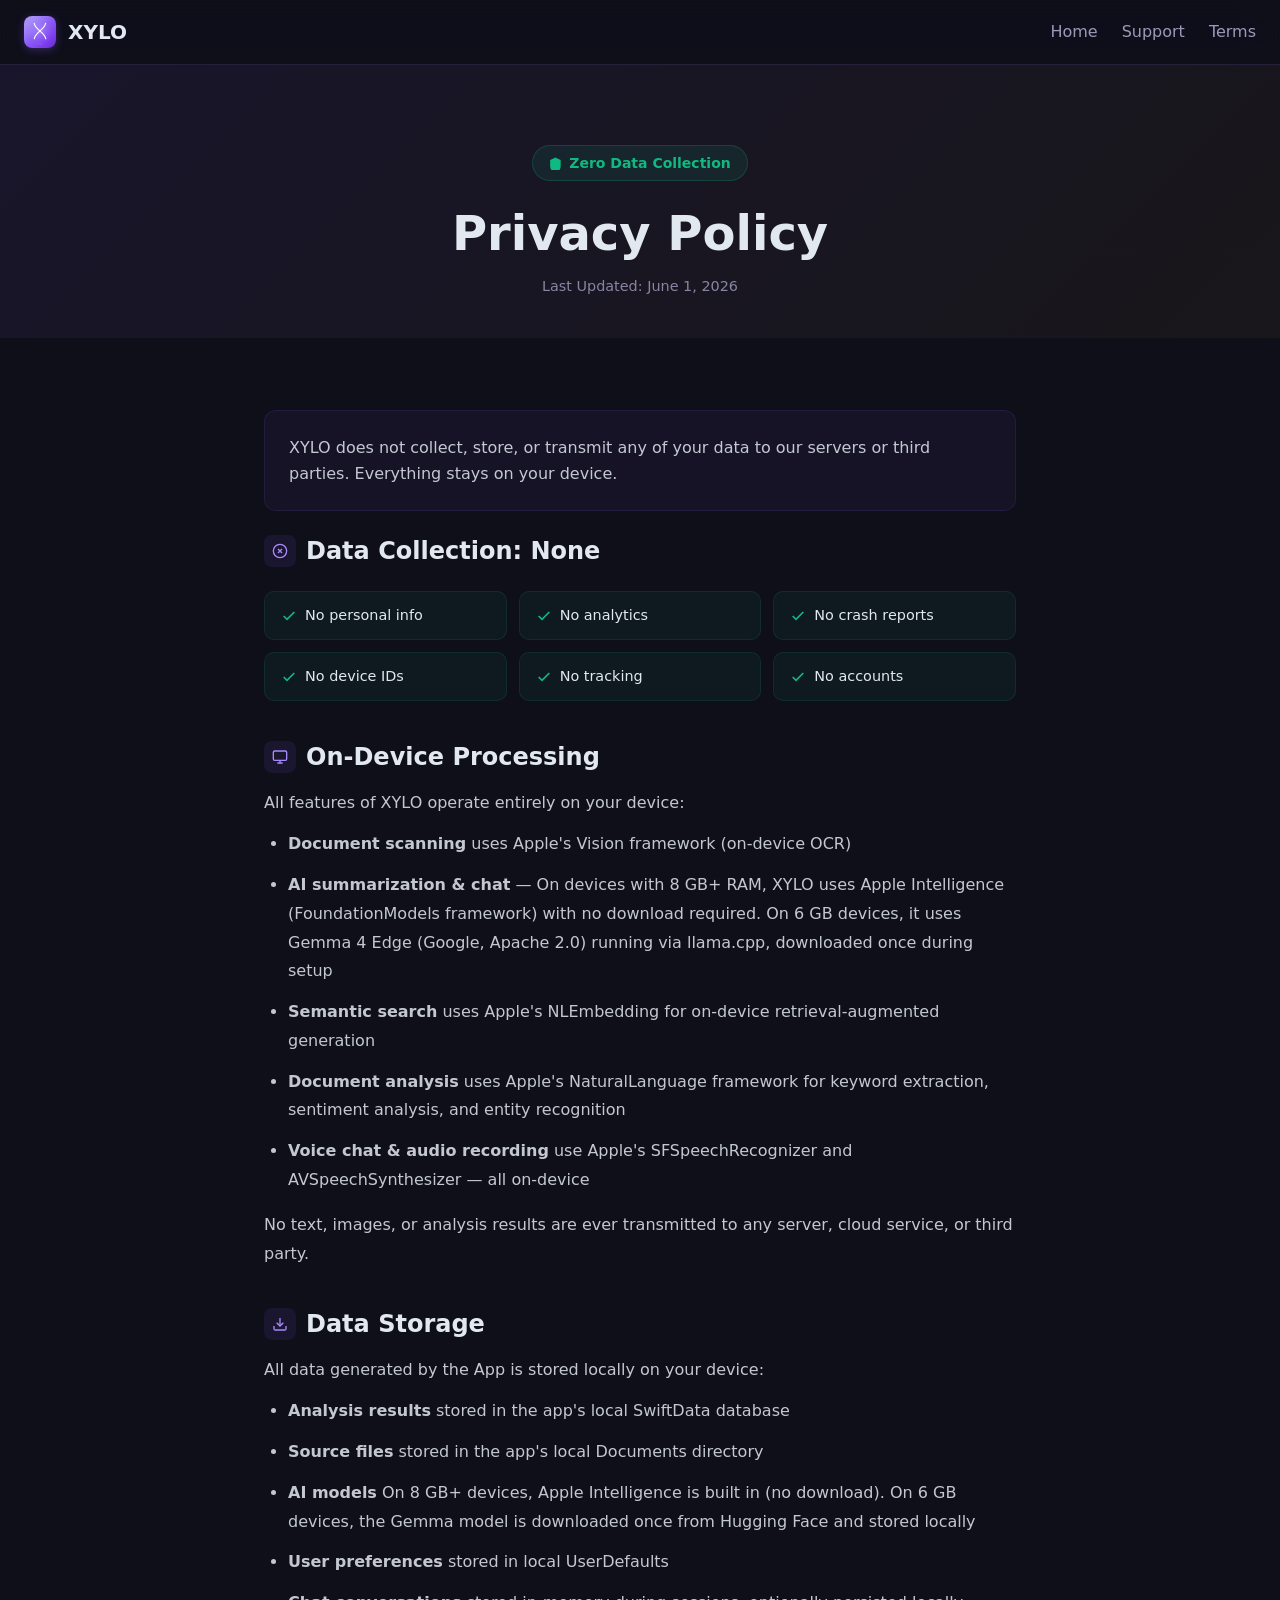
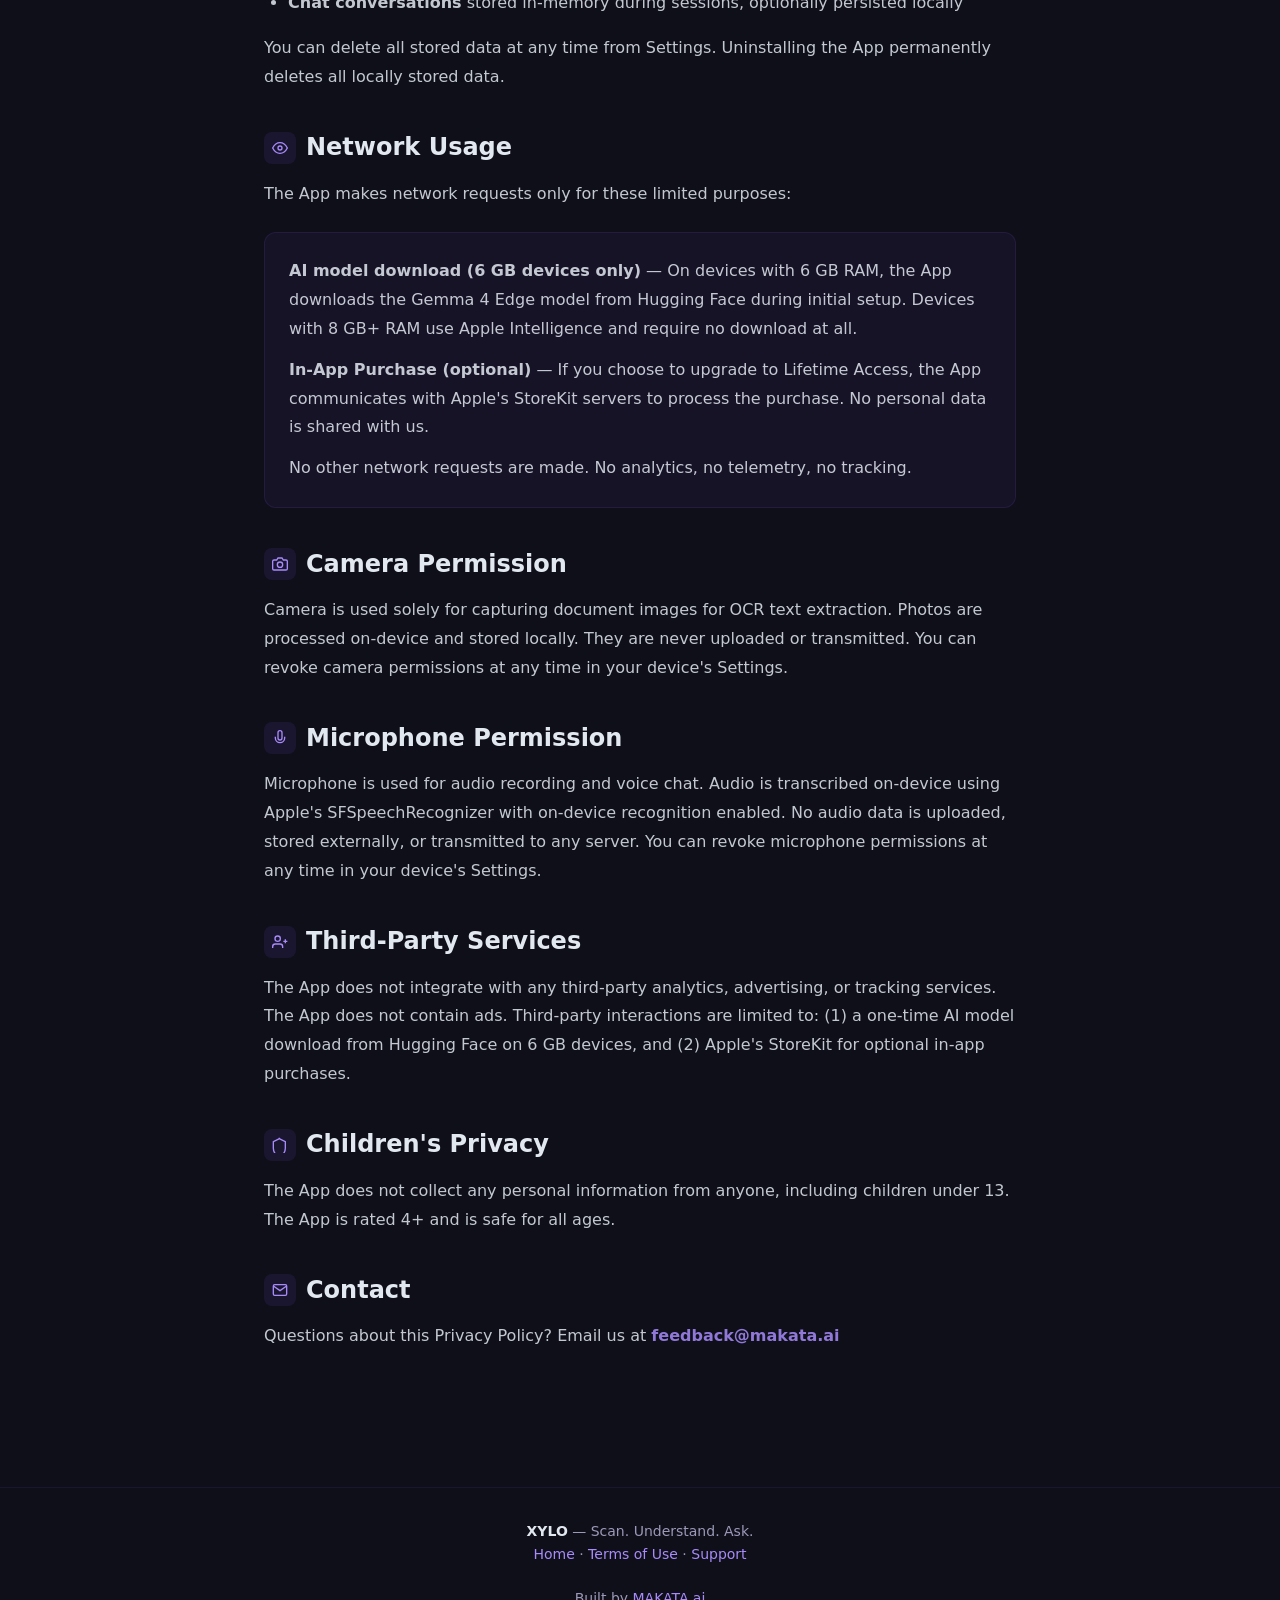
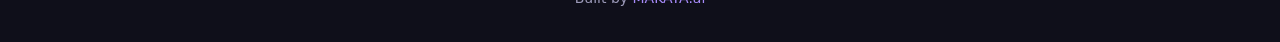
<file: privacy/index.html>
<!DOCTYPE html>
<html lang="en">
<head>
    <meta charset="UTF-8">
    <meta name="viewport" content="width=device-width, initial-scale=1.0">
    <title>Privacy Policy — XYLO</title>
    <meta name="description" content="XYLO Privacy Policy. 100% on-device document intelligence — no data collection, no tracking, no cloud processing.">
    <meta name="theme-color" content="#0F0F1A">
    <meta name="color-scheme" content="dark">
    <link rel="icon" type="image/png" sizes="32x32" href="../assets/img/favicon-32x32.png">
    <link rel="icon" type="image/png" sizes="16x16" href="../assets/img/favicon-16x16.png">
    <link rel="apple-touch-icon" sizes="180x180" href="../assets/img/apple-touch-icon.png">
    <link rel="stylesheet" href="../assets/css/main.css">
    <style>
        .legal-hero {
            background: linear-gradient(135deg, rgba(139, 92, 246, 0.08), rgba(250, 204, 21, 0.04));
            padding: 80px 0 40px;
            text-align: center;
        }
        .legal-hero h1 {
            font-size: clamp(2rem, 5vw, 3rem);
            margin-bottom: 0.75rem;
        }
        .legal-hero .badge {
            display: inline-flex;
            align-items: center;
            gap: 6px;
            padding: 6px 16px;
            background: rgba(16, 185, 129, 0.1);
            border: 1px solid rgba(16, 185, 129, 0.2);
            border-radius: 9999px;
            color: var(--xylo-success);
            font-size: 0.875rem;
            font-weight: 600;
            margin-bottom: 24px;
        }
        .legal-hero .updated {
            font-size: 0.9rem;
            color: var(--xylo-text-secondary);
        }
        .legal-body {
            max-width: 800px;
            margin: 0 auto;
            padding: 3rem 1.5rem 4rem;
        }
        .legal-section {
            margin-bottom: 2.5rem;
        }
        .legal-section h2 {
            font-size: 1.5rem;
            margin-bottom: 1rem;
            color: var(--xylo-text);
            display: flex;
            align-items: center;
            gap: 10px;
        }
        .legal-section h2 .icon {
            width: 32px;
            height: 32px;
            display: inline-flex;
            align-items: center;
            justify-content: center;
            background: rgba(139, 92, 246, 0.1);
            border-radius: 8px;
            color: var(--xylo-primary);
            flex-shrink: 0;
        }
        .legal-section p, .legal-section li {
            line-height: 1.8;
            margin-bottom: 0.75rem;
            color: var(--xylo-text);
            opacity: 0.85;
        }
        .legal-section ul {
            margin-left: 1.5rem;
            margin-bottom: 1rem;
        }
        .highlight-card {
            background: rgba(139, 92, 246, 0.06);
            border: 1px solid rgba(139, 92, 246, 0.12);
            border-radius: 12px;
            padding: 1.5rem;
            margin: 1.5rem 0;
        }
        .highlight-card p {
            margin-bottom: 0;
            font-weight: 500;
        }
        .zero-grid {
            display: grid;
            grid-template-columns: repeat(auto-fit, minmax(200px, 1fr));
            gap: 12px;
            margin: 1.5rem 0;
        }
        .zero-item {
            display: flex;
            align-items: center;
            gap: 8px;
            padding: 12px 16px;
            background: rgba(16, 185, 129, 0.06);
            border: 1px solid rgba(16, 185, 129, 0.12);
            border-radius: 10px;
            font-size: 0.9rem;
            font-weight: 500;
            color: var(--xylo-text);
        }
        .zero-item svg {
            color: var(--xylo-success);
            flex-shrink: 0;
        }
        .legal-footer {
            text-align: center;
            padding: 2rem 1.5rem;
            border-top: 1px solid rgba(139, 92, 246, 0.1);
            margin-top: 2rem;
            color: var(--xylo-text-secondary);
            font-size: 0.875rem;
        }
        .legal-footer a {
            color: var(--xylo-primary);
            text-decoration: none;
        }
    </style>
</head>
<body>
    <!-- Navigation -->
    <nav class="site-nav" id="site-nav">
        <div class="nav-inner">
            <a href="../" class="nav-brand">
                <img src="../assets/img/app-icon.png" alt="XYLO" class="nav-icon" width="32" height="32">
                XYLO
            </a>
            <button class="nav-toggle" aria-label="Menu" onclick="toggleMenu()">
                <span></span>
                <span></span>
                <span></span>
            </button>
            <ul class="nav-links" id="nav-links">
                <li><a href="../">Home</a></li>
                <li><a href="../support/">Support</a></li>
                <li><a href="../terms/">Terms</a></li>
            </ul>
        </div>
    </nav>

    <!-- Hero -->
    <div class="legal-hero">
        <div class="section-inner">
            <div class="badge">
                <svg width="14" height="14" viewBox="0 0 24 24" fill="currentColor"><path d="M12 2L2 7v10c0 5.55 3.84 10.74 9 12 5.16-1.26 9-6.45 9-12V7l-10-5z"/></svg>
                Zero Data Collection
            </div>
            <h1>Privacy Policy</h1>
            <p class="updated">Last Updated: June 1, 2026</p>
        </div>
    </div>

    <!-- Content -->
    <div class="legal-body">
        <div class="highlight-card">
            <p>XYLO does not collect, store, or transmit any of your data to our servers or third parties. Everything stays on your device.</p>
        </div>

        <div class="legal-section">
            <h2>
                <span class="icon"><svg width="16" height="16" viewBox="0 0 24 24" fill="none" stroke="currentColor" stroke-width="2"><circle cx="12" cy="12" r="10"/><path d="M15 9l-6 6M9 9l6 6"/></svg></span>
                Data Collection: None
            </h2>
            <div class="zero-grid">
                <div class="zero-item">
                    <svg width="16" height="16" viewBox="0 0 24 24" fill="none" stroke="currentColor" stroke-width="2.5"><polyline points="20 6 9 17 4 12"/></svg>
                    No personal info
                </div>
                <div class="zero-item">
                    <svg width="16" height="16" viewBox="0 0 24 24" fill="none" stroke="currentColor" stroke-width="2.5"><polyline points="20 6 9 17 4 12"/></svg>
                    No analytics
                </div>
                <div class="zero-item">
                    <svg width="16" height="16" viewBox="0 0 24 24" fill="none" stroke="currentColor" stroke-width="2.5"><polyline points="20 6 9 17 4 12"/></svg>
                    No crash reports
                </div>
                <div class="zero-item">
                    <svg width="16" height="16" viewBox="0 0 24 24" fill="none" stroke="currentColor" stroke-width="2.5"><polyline points="20 6 9 17 4 12"/></svg>
                    No device IDs
                </div>
                <div class="zero-item">
                    <svg width="16" height="16" viewBox="0 0 24 24" fill="none" stroke="currentColor" stroke-width="2.5"><polyline points="20 6 9 17 4 12"/></svg>
                    No tracking
                </div>
                <div class="zero-item">
                    <svg width="16" height="16" viewBox="0 0 24 24" fill="none" stroke="currentColor" stroke-width="2.5"><polyline points="20 6 9 17 4 12"/></svg>
                    No accounts
                </div>
            </div>
        </div>

        <div class="legal-section">
            <h2>
                <span class="icon"><svg width="16" height="16" viewBox="0 0 24 24" fill="none" stroke="currentColor" stroke-width="2"><rect x="2" y="3" width="20" height="14" rx="2"/><path d="M8 21h8M12 17v4"/></svg></span>
                On-Device Processing
            </h2>
            <p>All features of XYLO operate entirely on your device:</p>
            <ul>
                <li><strong>Document scanning</strong> uses Apple's Vision framework (on-device OCR)</li>
                <li><strong>AI summarization & chat</strong> — On devices with 8 GB+ RAM, XYLO uses Apple Intelligence (FoundationModels framework) with no download required. On 6 GB devices, it uses Gemma 4 Edge (Google, Apache 2.0) running via llama.cpp, downloaded once during setup</li>
                <li><strong>Semantic search</strong> uses Apple's NLEmbedding for on-device retrieval-augmented generation</li>
                <li><strong>Document analysis</strong> uses Apple's NaturalLanguage framework for keyword extraction, sentiment analysis, and entity recognition</li>
                <li><strong>Voice chat & audio recording</strong> use Apple's SFSpeechRecognizer and AVSpeechSynthesizer — all on-device</li>
            </ul>
            <p>No text, images, or analysis results are ever transmitted to any server, cloud service, or third party.</p>
        </div>

        <div class="legal-section">
            <h2>
                <span class="icon"><svg width="16" height="16" viewBox="0 0 24 24" fill="none" stroke="currentColor" stroke-width="2"><path d="M21 15v4a2 2 0 01-2 2H5a2 2 0 01-2-2v-4"/><polyline points="7 10 12 15 17 10"/><line x1="12" y1="15" x2="12" y2="3"/></svg></span>
                Data Storage
            </h2>
            <p>All data generated by the App is stored locally on your device:</p>
            <ul>
                <li><strong>Analysis results</strong> stored in the app's local SwiftData database</li>
                <li><strong>Source files</strong> stored in the app's local Documents directory</li>
                <li><strong>AI models</strong> On 8 GB+ devices, Apple Intelligence is built in (no download). On 6 GB devices, the Gemma model is downloaded once from Hugging Face and stored locally</li>
                <li><strong>User preferences</strong> stored in local UserDefaults</li>
                <li><strong>Chat conversations</strong> stored in-memory during sessions, optionally persisted locally</li>
            </ul>
            <p>You can delete all stored data at any time from Settings. Uninstalling the App permanently deletes all locally stored data.</p>
        </div>

        <div class="legal-section">
            <h2>
                <span class="icon"><svg width="16" height="16" viewBox="0 0 24 24" fill="none" stroke="currentColor" stroke-width="2"><path d="M1 12s4-8 11-8 11 8 11 8-4 8-11 8-11-8-11-8z"/><circle cx="12" cy="12" r="3"/></svg></span>
                Network Usage
            </h2>
            <p>The App makes network requests only for these limited purposes:</p>
            <div class="highlight-card">
                <p><strong>AI model download (6 GB devices only)</strong> — On devices with 6 GB RAM, the App downloads the Gemma 4 Edge model from Hugging Face during initial setup. Devices with 8 GB+ RAM use Apple Intelligence and require no download at all.</p>
                <p style="margin-top: 0.75rem;"><strong>In-App Purchase (optional)</strong> — If you choose to upgrade to Lifetime Access, the App communicates with Apple's StoreKit servers to process the purchase. No personal data is shared with us.</p>
                <p style="margin-top: 0.75rem;">No other network requests are made. No analytics, no telemetry, no tracking.</p>
            </div>
        </div>

        <div class="legal-section">
            <h2>
                <span class="icon"><svg width="16" height="16" viewBox="0 0 24 24" fill="none" stroke="currentColor" stroke-width="2"><path d="M23 19a2 2 0 01-2 2H3a2 2 0 01-2-2V8a2 2 0 012-2h4l2-3h6l2 3h4a2 2 0 012 2z"/><circle cx="12" cy="13" r="4"/></svg></span>
                Camera Permission
            </h2>
            <p>Camera is used solely for capturing document images for OCR text extraction. Photos are processed on-device and stored locally. They are never uploaded or transmitted. You can revoke camera permissions at any time in your device's Settings.</p>
        </div>

        <div class="legal-section">
            <h2>
                <span class="icon"><svg width="16" height="16" viewBox="0 0 24 24" fill="none" stroke="currentColor" stroke-width="2"><path d="M12 1a3 3 0 0 0-3 3v8a3 3 0 0 0 6 0V4a3 3 0 0 0-3-3z"/><path d="M19 10v2a7 7 0 0 1-14 0v-2"/></svg></span>
                Microphone Permission
            </h2>
            <p>Microphone is used for audio recording and voice chat. Audio is transcribed on-device using Apple's SFSpeechRecognizer with on-device recognition enabled. No audio data is uploaded, stored externally, or transmitted to any server. You can revoke microphone permissions at any time in your device's Settings.</p>
        </div>

        <div class="legal-section">
            <h2>
                <span class="icon"><svg width="16" height="16" viewBox="0 0 24 24" fill="none" stroke="currentColor" stroke-width="2"><path d="M16 21v-2a4 4 0 00-4-4H5a4 4 0 00-4 4v2"/><circle cx="8.5" cy="7" r="4"/><path d="M20 8v6M23 11h-6"/></svg></span>
                Third-Party Services
            </h2>
            <p>The App does not integrate with any third-party analytics, advertising, or tracking services. The App does not contain ads. Third-party interactions are limited to: (1) a one-time AI model download from Hugging Face on 6 GB devices, and (2) Apple's StoreKit for optional in-app purchases.</p>
        </div>

        <div class="legal-section">
            <h2>
                <span class="icon"><svg width="16" height="16" viewBox="0 0 24 24" fill="none" stroke="currentColor" stroke-width="2"><path d="M12 2L2 7v10c0 5.55 3.84 10.74 9 12 5.16-1.26 9-6.45 9-12V7l-10-5z"/></svg></span>
                Children's Privacy
            </h2>
            <p>The App does not collect any personal information from anyone, including children under 13. The App is rated 4+ and is safe for all ages.</p>
        </div>

        <div class="legal-section">
            <h2>
                <span class="icon"><svg width="16" height="16" viewBox="0 0 24 24" fill="none" stroke="currentColor" stroke-width="2"><path d="M4 4h16c1.1 0 2 .9 2 2v12c0 1.1-.9 2-2 2H4c-1.1 0-2-.9-2-2V6c0-1.1.9-2 2-2z"/><polyline points="22,6 12,13 2,6"/></svg></span>
                Contact
            </h2>
            <p>Questions about this Privacy Policy? Email us at <a href="mailto:feedback@makata.ai" style="color: var(--xylo-primary); text-decoration: none; font-weight: 600;">feedback@makata.ai</a></p>
        </div>
    </div>

    <div class="legal-footer">
        <strong>XYLO</strong> — Scan. Understand. Ask.<br>
        <a href="../">Home</a> &middot; <a href="../terms/">Terms of Use</a> &middot; <a href="../support/">Support</a><br><br>
        Built by <a href="https://makata.ai" target="_blank" rel="noopener">MAKATA.ai</a>
    </div>

    <script src="../assets/js/main.js"></script>
</body>
</html>
</file>
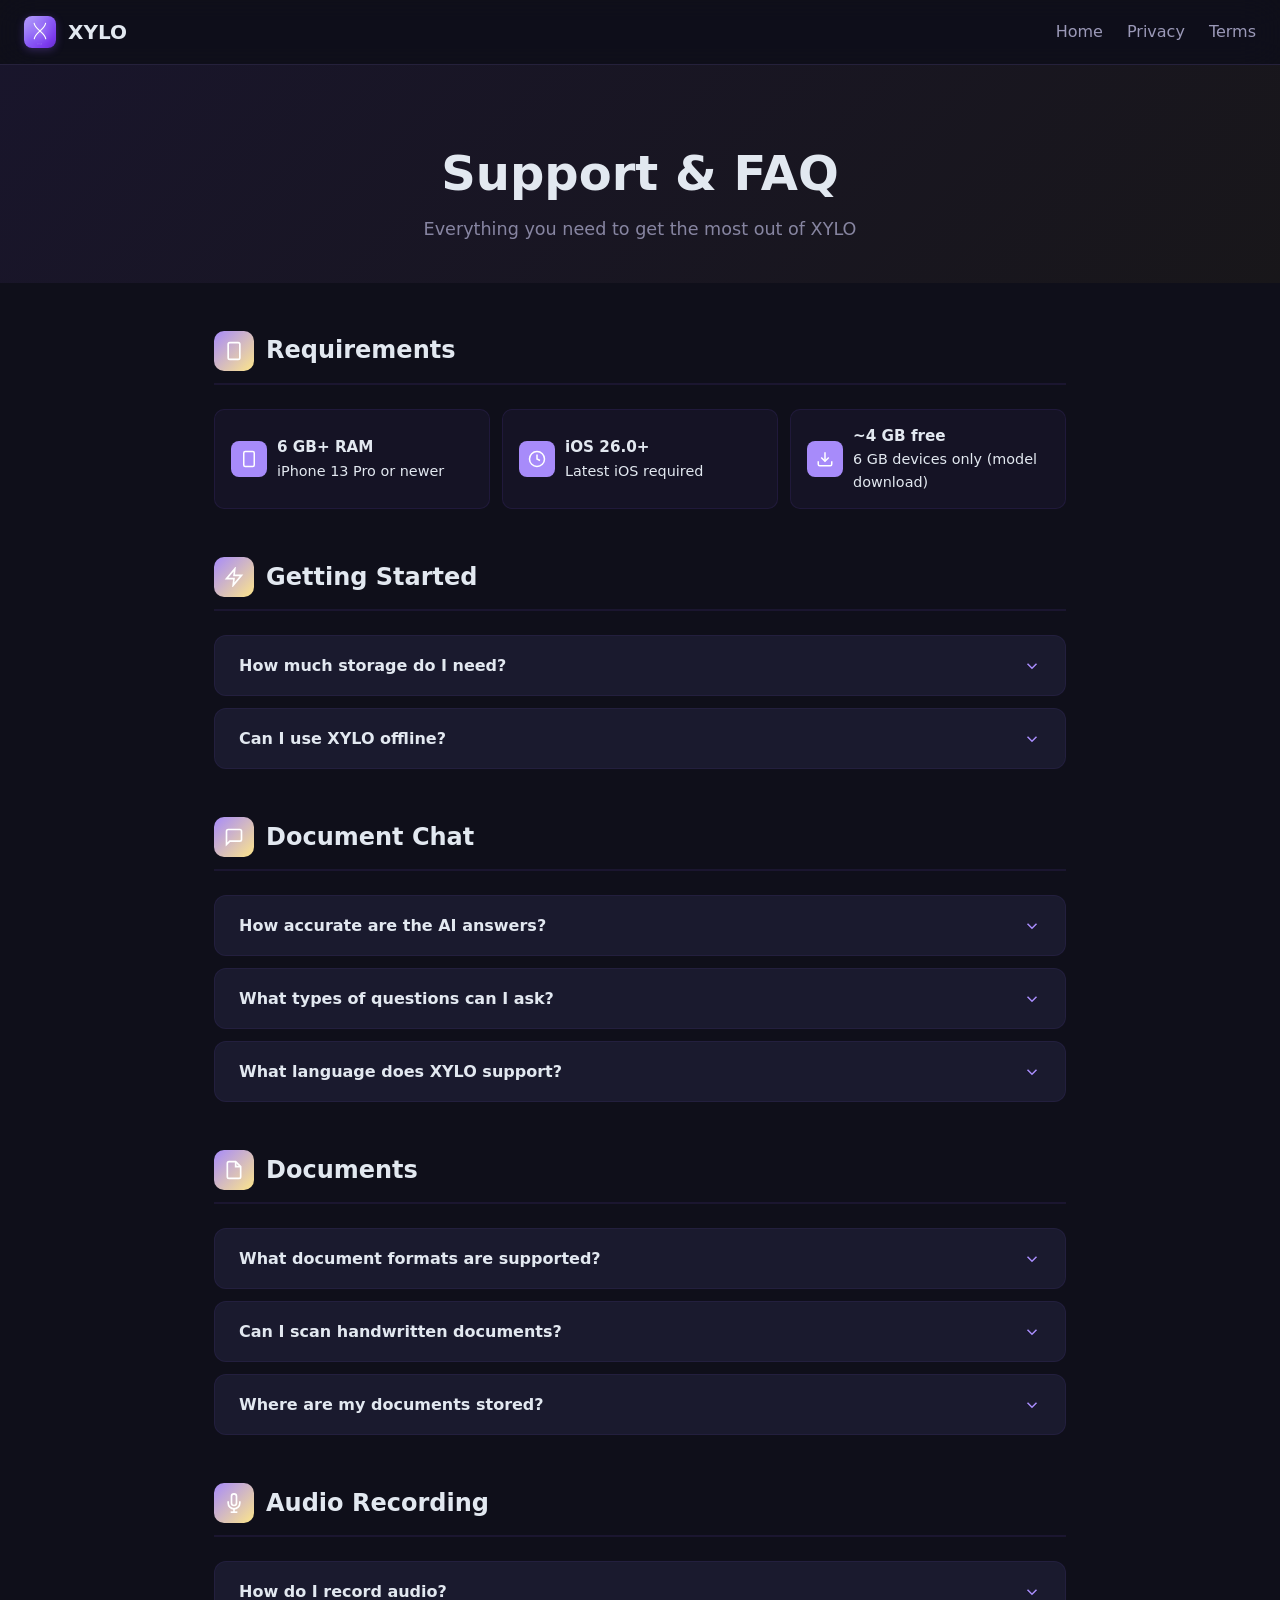
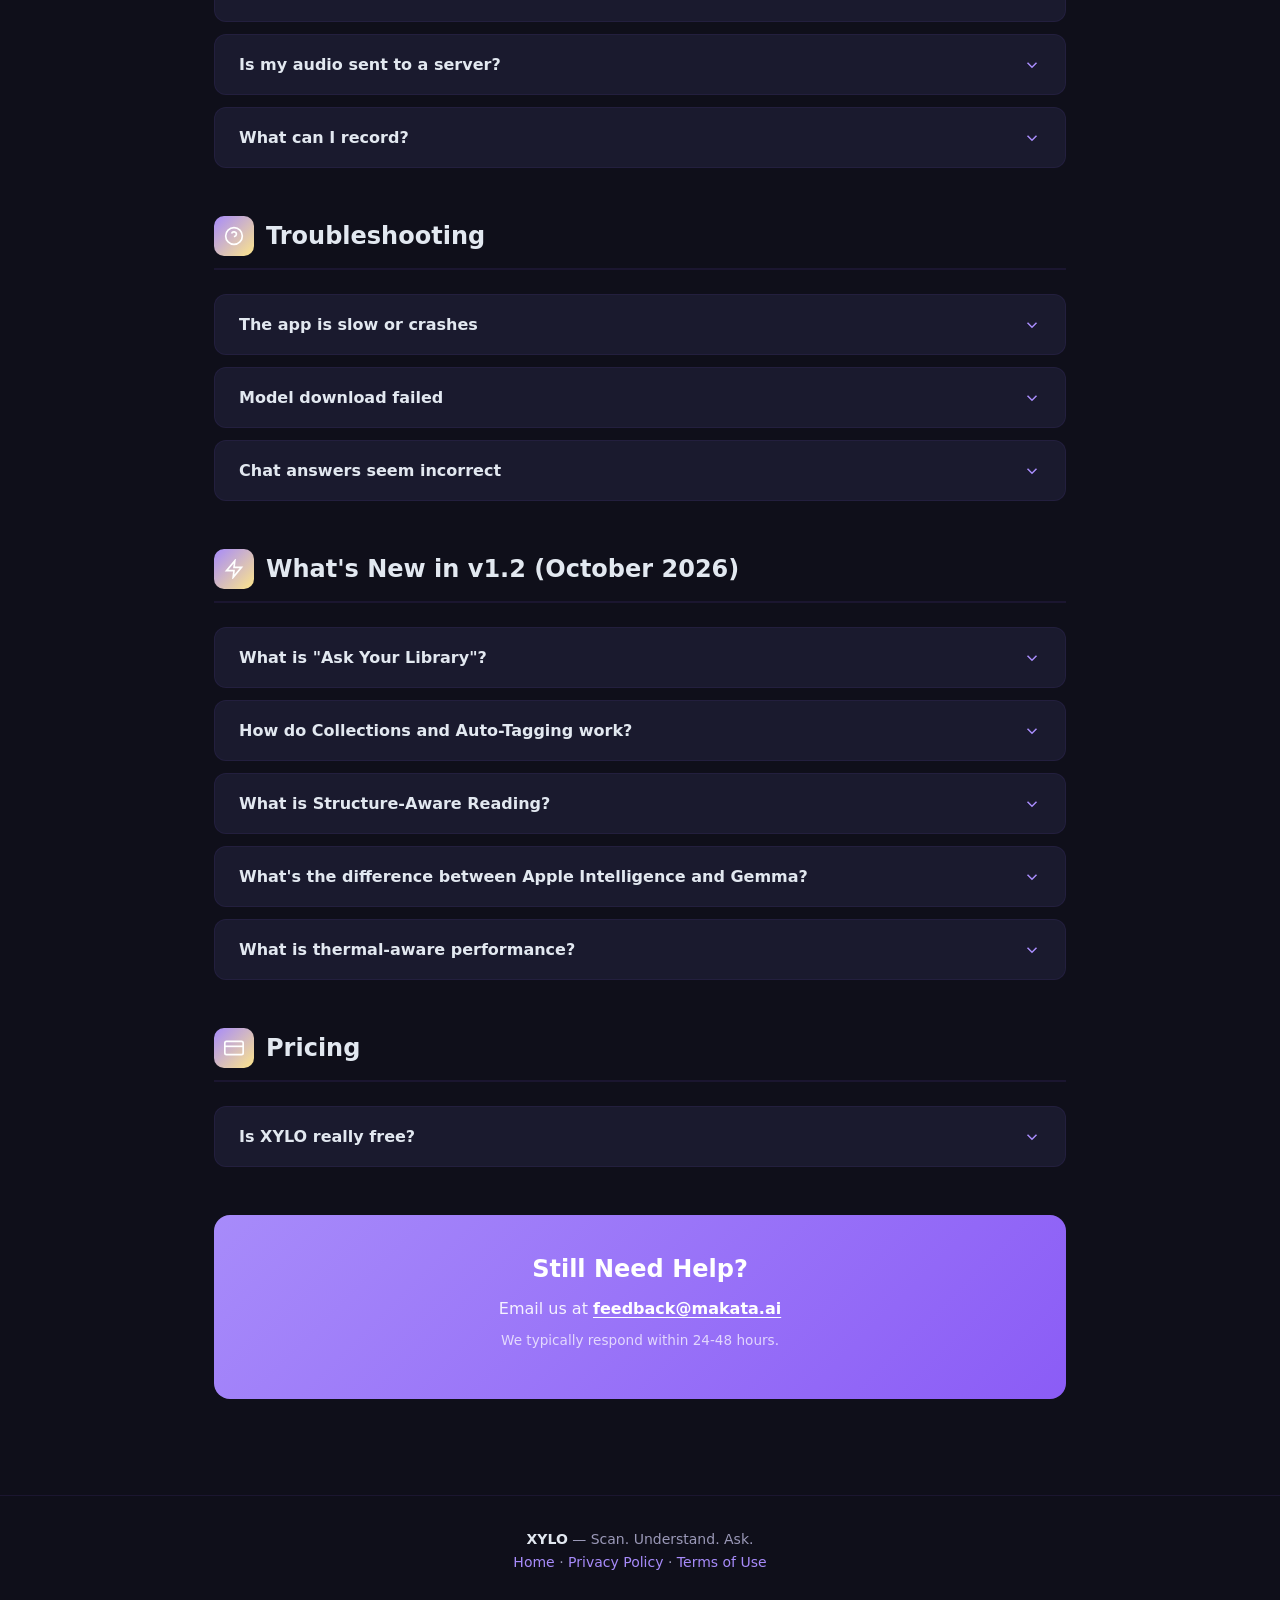
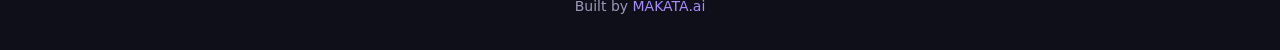
<file: support/index.html>
<!DOCTYPE html>
<html lang="en">
<head>
    <meta charset="UTF-8">
    <meta name="viewport" content="width=device-width, initial-scale=1.0">
    <title>Support & FAQ — XYLO</title>
    <meta name="description" content="Get help with XYLO. Device requirements, troubleshooting, FAQ, and contact information.">
    <meta name="theme-color" content="#0F0F1A">
    <meta name="color-scheme" content="dark">
    <link rel="icon" type="image/png" sizes="32x32" href="../assets/img/favicon-32x32.png">
    <link rel="icon" type="image/png" sizes="16x16" href="../assets/img/favicon-16x16.png">
    <link rel="apple-touch-icon" sizes="180x180" href="../assets/img/apple-touch-icon.png">
    <link rel="stylesheet" href="../assets/css/main.css">
    <style>
        .support-hero {
            background: linear-gradient(135deg, rgba(139, 92, 246, 0.08), rgba(250, 204, 21, 0.04));
            padding: 80px 0 40px;
            text-align: center;
        }
        .support-hero h1 {
            font-size: clamp(2rem, 5vw, 3rem);
            margin-bottom: 0.75rem;
        }
        .support-hero p {
            color: var(--xylo-text-secondary);
            font-size: 1.1rem;
        }
        .support-body {
            max-width: 900px;
            margin: 0 auto;
            padding: 3rem 1.5rem 4rem;
        }
        .support-category {
            margin-bottom: 3rem;
        }
        .category-header {
            display: flex;
            align-items: center;
            gap: 12px;
            margin-bottom: 1.5rem;
            padding-bottom: 0.75rem;
            border-bottom: 2px solid rgba(139, 92, 246, 0.1);
        }
        .category-header .icon {
            width: 40px;
            height: 40px;
            display: flex;
            align-items: center;
            justify-content: center;
            background: linear-gradient(135deg, var(--xylo-primary), var(--xylo-accent));
            border-radius: 10px;
            color: white;
            flex-shrink: 0;
        }
        .category-header h2 {
            font-size: 1.5rem;
            color: var(--xylo-text);
        }
        .faq-card {
            background: var(--xylo-card);
            border: 1px solid rgba(139, 92, 246, 0.08);
            border-radius: 12px;
            margin-bottom: 12px;
            overflow: hidden;
            transition: all 0.25s;
        }
        .faq-card:hover {
            border-color: rgba(139, 92, 246, 0.2);
            box-shadow: 0 4px 12px rgba(139, 92, 246, 0.06);
        }
        .faq-card-q {
            width: 100%;
            display: flex;
            align-items: center;
            justify-content: space-between;
            gap: 12px;
            text-align: left;
            background: none;
            border: none;
            padding: 1.25rem 1.5rem;
            cursor: pointer;
            font-family: var(--font-system);
            font-size: 1rem;
            font-weight: 600;
            color: var(--xylo-text);
            transition: color 0.2s;
        }
        .faq-card-q:hover { color: var(--xylo-primary); }
        .faq-card-q svg {
            flex-shrink: 0;
            color: var(--xylo-primary);
            transition: transform 0.3s;
        }
        .faq-card-a {
            max-height: 0;
            overflow: hidden;
            transition: max-height 0.35s, padding 0.35s;
            padding: 0 1.5rem;
        }
        .faq-card.open .faq-card-a {
            max-height: 400px;
            padding: 0 1.5rem 1.25rem;
        }
        .faq-card.open .faq-card-q svg {
            transform: rotate(180deg);
        }
        .faq-card-a p, .faq-card-a li {
            line-height: 1.8;
            color: var(--xylo-text);
            opacity: 0.85;
            margin-bottom: 0.5rem;
        }
        .faq-card-a ul {
            margin-left: 1.5rem;
            margin-bottom: 0.5rem;
        }
        .req-grid {
            display: grid;
            grid-template-columns: repeat(auto-fit, minmax(220px, 1fr));
            gap: 12px;
            margin: 1rem 0;
        }
        .req-item {
            display: flex;
            align-items: center;
            gap: 10px;
            padding: 14px 16px;
            background: rgba(139, 92, 246, 0.05);
            border: 1px solid rgba(139, 92, 246, 0.1);
            border-radius: 10px;
        }
        .req-item .req-icon {
            width: 36px;
            height: 36px;
            display: flex;
            align-items: center;
            justify-content: center;
            background: var(--xylo-primary);
            border-radius: 8px;
            color: white;
            flex-shrink: 0;
        }
        .req-item .req-text {
            font-size: 0.9rem;
        }
        .req-item .req-text strong {
            display: block;
            font-size: 0.95rem;
        }
        .contact-card {
            background: linear-gradient(135deg, var(--xylo-primary), var(--xylo-primary-dark));
            color: white;
            padding: 2.5rem;
            border-radius: 16px;
            text-align: center;
            margin-top: 3rem;
        }
        .contact-card h2 {
            color: white;
            margin-bottom: 0.75rem;
            font-size: 1.5rem;
        }
        .contact-card p {
            color: rgba(255, 255, 255, 0.9);
            opacity: 1;
            margin-bottom: 0.5rem;
        }
        .contact-card a {
            color: white;
            font-weight: 600;
            text-decoration: underline;
            text-underline-offset: 3px;
        }
        .contact-card .response-time {
            font-size: 0.85rem;
            opacity: 0.8;
            margin-top: 0.5rem;
        }
        .legal-footer {
            text-align: center;
            padding: 2rem 1.5rem;
            border-top: 1px solid rgba(139, 92, 246, 0.1);
            margin-top: 2rem;
            color: var(--xylo-text-secondary);
            font-size: 0.875rem;
        }
        .legal-footer a {
            color: var(--xylo-primary);
            text-decoration: none;
        }
    </style>
</head>
<body>
    <!-- Navigation -->
    <nav class="site-nav" id="site-nav">
        <div class="nav-inner">
            <a href="../" class="nav-brand">
                <img src="../assets/img/app-icon.png" alt="XYLO" class="nav-icon" width="32" height="32">
                XYLO
            </a>
            <button class="nav-toggle" aria-label="Menu" onclick="toggleMenu()">
                <span></span>
                <span></span>
                <span></span>
            </button>
            <ul class="nav-links" id="nav-links">
                <li><a href="../">Home</a></li>
                <li><a href="../privacy/">Privacy</a></li>
                <li><a href="../terms/">Terms</a></li>
            </ul>
        </div>
    </nav>

    <!-- Hero -->
    <div class="support-hero">
        <div class="section-inner">
            <h1>Support & FAQ</h1>
            <p>Everything you need to get the most out of XYLO</p>
        </div>
    </div>

    <!-- Content -->
    <div class="support-body">

        <!-- Requirements -->
        <div class="support-category">
            <div class="category-header">
                <div class="icon">
                    <svg width="20" height="20" viewBox="0 0 24 24" fill="none" stroke="currentColor" stroke-width="2"><rect x="5" y="2" width="14" height="20" rx="2"/><line x1="12" y1="18" x2="12.01" y2="18"/></svg>
                </div>
                <h2>Requirements</h2>
            </div>
            <div class="req-grid">
                <div class="req-item">
                    <div class="req-icon">
                        <svg width="18" height="18" viewBox="0 0 24 24" fill="none" stroke="currentColor" stroke-width="2"><rect x="5" y="2" width="14" height="20" rx="2"/></svg>
                    </div>
                    <div class="req-text">
                        <strong>6 GB+ RAM</strong>
                        iPhone 13 Pro or newer
                    </div>
                </div>
                <div class="req-item">
                    <div class="req-icon">
                        <svg width="18" height="18" viewBox="0 0 24 24" fill="none" stroke="currentColor" stroke-width="2"><circle cx="12" cy="12" r="10"/><path d="M12 6v6l4 2"/></svg>
                    </div>
                    <div class="req-text">
                        <strong>iOS 26.0+</strong>
                        Latest iOS required
                    </div>
                </div>
                <div class="req-item">
                    <div class="req-icon">
                        <svg width="18" height="18" viewBox="0 0 24 24" fill="none" stroke="currentColor" stroke-width="2"><path d="M21 15v4a2 2 0 01-2 2H5a2 2 0 01-2-2v-4"/><polyline points="7 10 12 15 17 10"/><line x1="12" y1="15" x2="12" y2="3"/></svg>
                    </div>
                    <div class="req-text">
                        <strong>~4 GB free</strong>
                        6 GB devices only (model download)
                    </div>
                </div>
            </div>
        </div>

        <!-- Getting Started -->
        <div class="support-category">
            <div class="category-header">
                <div class="icon">
                    <svg width="20" height="20" viewBox="0 0 24 24" fill="none" stroke="currentColor" stroke-width="2"><path d="M13 2L3 14h9l-1 8 10-12h-9l1-8z"/></svg>
                </div>
                <h2>Getting Started</h2>
            </div>

            <div class="faq-card">
                <button class="faq-card-q" onclick="this.parentElement.classList.toggle('open')">
                    <span>How much storage do I need?</span>
                    <svg width="18" height="18" viewBox="0 0 24 24" fill="none" stroke="currentColor" stroke-width="2"><polyline points="6 9 12 15 18 9"/></svg>
                </button>
                <div class="faq-card-a">
                    <p>On devices with 8 GB+ RAM, XYLO uses Apple Intelligence — no download needed. On 6 GB devices, you'll need approximately 4 GB of free storage for a one-time AI model download. All devices need additional storage for your documents and analysis history.</p>
                </div>
            </div>

            <div class="faq-card">
                <button class="faq-card-q" onclick="this.parentElement.classList.toggle('open')">
                    <span>Can I use XYLO offline?</span>
                    <svg width="18" height="18" viewBox="0 0 24 24" fill="none" stroke="currentColor" stroke-width="2"><polyline points="6 9 12 15 18 9"/></svg>
                </button>
                <div class="faq-card-a">
                    <p>Yes! On 8 GB+ devices, XYLO works offline immediately — Apple Intelligence requires no download. On 6 GB devices, a one-time model download is needed during setup. After that, everything works offline — scanning, analysis, chat, and voice.</p>
                </div>
            </div>
        </div>

        <!-- Document Chat -->
        <div class="support-category">
            <div class="category-header">
                <div class="icon">
                    <svg width="20" height="20" viewBox="0 0 24 24" fill="none" stroke="currentColor" stroke-width="2"><path d="M21 15a2 2 0 01-2 2H7l-4 4V5a2 2 0 012-2h14a2 2 0 012 2z"/></svg>
                </div>
                <h2>Document Chat</h2>
            </div>

            <div class="faq-card">
                <button class="faq-card-q" onclick="this.parentElement.classList.toggle('open')">
                    <span>How accurate are the AI answers?</span>
                    <svg width="18" height="18" viewBox="0 0 24 24" fill="none" stroke="currentColor" stroke-width="2"><polyline points="6 9 12 15 18 9"/></svg>
                </button>
                <div class="faq-card-a">
                    <p>XYLO uses retrieval-augmented generation (RAG) to ensure answers are grounded in your document content. All answers include citations showing which part of the document was used. However, always verify critical information.</p>
                </div>
            </div>

            <div class="faq-card">
                <button class="faq-card-q" onclick="this.parentElement.classList.toggle('open')">
                    <span>What types of questions can I ask?</span>
                    <svg width="18" height="18" viewBox="0 0 24 24" fill="none" stroke="currentColor" stroke-width="2"><polyline points="6 9 12 15 18 9"/></svg>
                </button>
                <div class="faq-card-a">
                    <p>You can ask about specific information ("What is the payment schedule?"), request summaries ("Summarize Section 3"), or ask for clarification ("What does this clause mean?"). The AI works best with specific, document-related questions.</p>
                </div>
            </div>

            <div class="faq-card">
                <button class="faq-card-q" onclick="this.parentElement.classList.toggle('open')">
                    <span>What language does XYLO support?</span>
                    <svg width="18" height="18" viewBox="0 0 24 24" fill="none" stroke="currentColor" stroke-width="2"><polyline points="6 9 12 15 18 9"/></svg>
                </button>
                <div class="faq-card-a">
                    <p>XYLO is optimized for English documents and questions. The AI model and analysis pipeline are tuned for English text. Audio recording supports the device's default language for transcription.</p>
                </div>
            </div>
        </div>

        <!-- Documents -->
        <div class="support-category">
            <div class="category-header">
                <div class="icon">
                    <svg width="20" height="20" viewBox="0 0 24 24" fill="none" stroke="currentColor" stroke-width="2"><path d="M14 2H6a2 2 0 00-2 2v16a2 2 0 002 2h12a2 2 0 002-2V8z"/><polyline points="14 2 14 8 20 8"/></svg>
                </div>
                <h2>Documents</h2>
            </div>

            <div class="faq-card">
                <button class="faq-card-q" onclick="this.parentElement.classList.toggle('open')">
                    <span>What document formats are supported?</span>
                    <svg width="18" height="18" viewBox="0 0 24 24" fill="none" stroke="currentColor" stroke-width="2"><polyline points="6 9 12 15 18 9"/></svg>
                </button>
                <div class="faq-card-a">
                    <p>XYLO supports camera-scanned documents, PDF uploads, image files, and audio recordings. It works best with text-heavy documents up to 10 pages, or audio up to 5 minutes.</p>
                </div>
            </div>

            <div class="faq-card">
                <button class="faq-card-q" onclick="this.parentElement.classList.toggle('open')">
                    <span>Can I scan handwritten documents?</span>
                    <svg width="18" height="18" viewBox="0 0 24 24" fill="none" stroke="currentColor" stroke-width="2"><polyline points="6 9 12 15 18 9"/></svg>
                </button>
                <div class="faq-card-a">
                    <p>XYLO uses Apple's Vision OCR, which has limited handwriting recognition. Typed or printed text works best.</p>
                </div>
            </div>

            <div class="faq-card">
                <button class="faq-card-q" onclick="this.parentElement.classList.toggle('open')">
                    <span>Where are my documents stored?</span>
                    <svg width="18" height="18" viewBox="0 0 24 24" fill="none" stroke="currentColor" stroke-width="2"><polyline points="6 9 12 15 18 9"/></svg>
                </button>
                <div class="faq-card-a">
                    <p>All documents and analysis results are stored locally on your device using iOS secure storage. They are never uploaded to the cloud and are deleted when you uninstall the app.</p>
                </div>
            </div>
        </div>

        <!-- Audio Recording -->
        <div class="support-category">
            <div class="category-header">
                <div class="icon">
                    <svg width="20" height="20" viewBox="0 0 24 24" fill="none" stroke="currentColor" stroke-width="2"><path d="M12 1a3 3 0 0 0-3 3v8a3 3 0 0 0 6 0V4a3 3 0 0 0-3-3z"/><path d="M19 10v2a7 7 0 0 1-14 0v-2"/><line x1="12" y1="19" x2="12" y2="23"/><line x1="8" y1="23" x2="16" y2="23"/></svg>
                </div>
                <h2>Audio Recording</h2>
            </div>

            <div class="faq-card">
                <button class="faq-card-q" onclick="this.parentElement.classList.toggle('open')">
                    <span>How do I record audio?</span>
                    <svg width="18" height="18" viewBox="0 0 24 24" fill="none" stroke="currentColor" stroke-width="2"><polyline points="6 9 12 15 18 9"/></svg>
                </button>
                <div class="faq-card-a">
                    <p>Tap "Listen" on the Dashboard, then tap the microphone button to start recording. You can pause, resume, and stop at any time. Recordings are limited to 5 minutes. You can also import audio files by tapping "Import Audio."</p>
                </div>
            </div>

            <div class="faq-card">
                <button class="faq-card-q" onclick="this.parentElement.classList.toggle('open')">
                    <span>Is my audio sent to a server?</span>
                    <svg width="18" height="18" viewBox="0 0 24 24" fill="none" stroke="currentColor" stroke-width="2"><polyline points="6 9 12 15 18 9"/></svg>
                </button>
                <div class="faq-card-a">
                    <p>No. Audio recording and transcription happen entirely on your device using Apple Speech Recognition. No audio data is ever uploaded or sent to any server.</p>
                </div>
            </div>

            <div class="faq-card">
                <button class="faq-card-q" onclick="this.parentElement.classList.toggle('open')">
                    <span>What can I record?</span>
                    <svg width="18" height="18" viewBox="0 0 24 24" fill="none" stroke="currentColor" stroke-width="2"><polyline points="6 9 12 15 18 9"/></svg>
                </button>
                <div class="faq-card-a">
                    <p>Lectures, meetings, interviews, voice memos — any spoken content. After recording, XYLO transcribes the audio and analyzes the transcript with AI, just like any scanned or uploaded document. You can then ask questions about the recording.</p>
                </div>
            </div>
        </div>

        <!-- Troubleshooting -->
        <div class="support-category">
            <div class="category-header">
                <div class="icon">
                    <svg width="20" height="20" viewBox="0 0 24 24" fill="none" stroke="currentColor" stroke-width="2"><circle cx="12" cy="12" r="10"/><path d="M9.09 9a3 3 0 015.83 1c0 2-3 3-3 3"/><line x1="12" y1="17" x2="12.01" y2="17"/></svg>
                </div>
                <h2>Troubleshooting</h2>
            </div>

            <div class="faq-card">
                <button class="faq-card-q" onclick="this.parentElement.classList.toggle('open')">
                    <span>The app is slow or crashes</span>
                    <svg width="18" height="18" viewBox="0 0 24 24" fill="none" stroke="currentColor" stroke-width="2"><polyline points="6 9 12 15 18 9"/></svg>
                </button>
                <div class="faq-card-a">
                    <p>Try these steps:</p>
                    <ul>
                        <li>Close other apps to free up memory</li>
                        <li>Restart your iPhone</li>
                        <li>Ensure you have at least 2 GB of free storage</li>
                        <li>Update to the latest version of XYLO and iOS</li>
                    </ul>
                </div>
            </div>

            <div class="faq-card">
                <button class="faq-card-q" onclick="this.parentElement.classList.toggle('open')">
                    <span>Model download failed</span>
                    <svg width="18" height="18" viewBox="0 0 24 24" fill="none" stroke="currentColor" stroke-width="2"><polyline points="6 9 12 15 18 9"/></svg>
                </button>
                <div class="faq-card-a">
                    <p>This only applies to devices with 6 GB RAM. Ensure you have a stable Wi-Fi connection and at least 4 GB of free storage. The download may take 10-30 minutes depending on your connection speed. You can retry from Settings. Devices with 8 GB+ RAM use Apple Intelligence and don't require any download.</p>
                </div>
            </div>

            <div class="faq-card">
                <button class="faq-card-q" onclick="this.parentElement.classList.toggle('open')">
                    <span>Chat answers seem incorrect</span>
                    <svg width="18" height="18" viewBox="0 0 24 24" fill="none" stroke="currentColor" stroke-width="2"><polyline points="6 9 12 15 18 9"/></svg>
                </button>
                <div class="faq-card-a">
                    <p>If the AI is giving irrelevant answers, try:</p>
                    <ul>
                        <li>Asking more specific questions</li>
                        <li>Referencing section numbers or page numbers</li>
                        <li>Breaking complex questions into simpler parts</li>
                        <li>Checking that your document scan quality is good (re-scan if blurry)</li>
                    </ul>
                </div>
            </div>
        </div>

        <!-- What's New in v1.2 -->
        <div class="support-category">
            <div class="category-header">
                <div class="icon">
                    <svg width="20" height="20" viewBox="0 0 24 24" fill="none" stroke="currentColor" stroke-width="2"><path d="M13 2L3 14h9l-1 8 10-12h-9l1-8z"/></svg>
                </div>
                <h2>What's New in v1.2 (October 2026)</h2>
            </div>

            <div class="faq-card">
                <button class="faq-card-q" onclick="this.parentElement.classList.toggle('open')">
                    <span>What is "Ask Your Library"?</span>
                    <svg width="18" height="18" viewBox="0 0 24 24" fill="none" stroke="currentColor" stroke-width="2"><polyline points="6 9 12 15 18 9"/></svg>
                </button>
                <div class="faq-card-a">
                    <p>Ask Your Library lets you search across all your analyzed documents at once. Instead of asking questions about one document, you can ask "Which contracts mention payment terms?" and get answers citing multiple documents. All vector indices are created on-device and your library search is completely private.</p>
                </div>
            </div>

            <div class="faq-card">
                <button class="faq-card-q" onclick="this.parentElement.classList.toggle('open')">
                    <span>How do Collections and Auto-Tagging work?</span>
                    <svg width="18" height="18" viewBox="0 0 24 24" fill="none" stroke="currentColor" stroke-width="2"><polyline points="6 9 12 15 18 9"/></svg>
                </button>
                <div class="faq-card-a">
                    <p>Every document you analyze is automatically tagged with its document type (contract, receipt, report, invoice, letter, etc.) plus relevant keywords. You can organize documents into Collections (like folders), add your own custom tags, and filter your history by tags or collections to find documents quickly.</p>
                </div>
            </div>

            <div class="faq-card">
                <button class="faq-card-q" onclick="this.parentElement.classList.toggle('open')">
                    <span>What is Structure-Aware Reading?</span>
                    <svg width="18" height="18" viewBox="0 0 24 24" fill="none" stroke="currentColor" stroke-width="2"><polyline points="6 9 12 15 18 9"/></svg>
                </button>
                <div class="faq-card-a">
                    <p>XYLO v1.2 uses iOS 26's advanced document recognition to preserve tables, lists, and document structure during analysis. You can export tables to CSV, Markdown, or TSV format. This works on all iOS 26 devices, not just those with Apple Intelligence.</p>
                </div>
            </div>

            <div class="faq-card">
                <button class="faq-card-q" onclick="this.parentElement.classList.toggle('open')">
                    <span>What's the difference between Apple Intelligence and Gemma?</span>
                    <svg width="18" height="18" viewBox="0 0 24 24" fill="none" stroke="currentColor" stroke-width="2"><polyline points="6 9 12 15 18 9"/></svg>
                </button>
                <div class="faq-card-a">
                    <p>On devices with Apple Intelligence (iPhone 15 Pro+, iPhone 16), XYLO uses Apple's built-in AI by default—no download needed. You can optionally download Gemma 4 (~3.5GB) for richer, more detailed answers. On other 8GB devices, XYLO downloads Gemma during setup. On 6GB devices (iPhone 14), it uses a compact Qwen2.5 model (~1GB). All options are 100% on-device and private.</p>
                </div>
            </div>

            <div class="faq-card">
                <button class="faq-card-q" onclick="this.parentElement.classList.toggle('open')">
                    <span>What is thermal-aware performance?</span>
                    <svg width="18" height="18" viewBox="0 0 24 24" fill="none" stroke="currentColor" stroke-width="2"><polyline points="6 9 12 15 18 9"/></svg>
                </button>
                <div class="faq-card-a">
                    <p>On devices using Gemma models, XYLO monitors your device's temperature and automatically switches to Apple Intelligence under thermal load to keep your device cool. This happens transparently—you'll still get accurate answers without your phone overheating. The system uses smart logic to prevent rapid switching back and forth.</p>
                </div>
            </div>
        </div>

        <!-- Pricing -->
        <div class="support-category">
            <div class="category-header">
                <div class="icon">
                    <svg width="20" height="20" viewBox="0 0 24 24" fill="none" stroke="currentColor" stroke-width="2"><rect x="1" y="4" width="22" height="16" rx="2"/><line x1="1" y1="10" x2="23" y2="10"/></svg>
                </div>
                <h2>Pricing</h2>
            </div>

            <div class="faq-card">
                <button class="faq-card-q" onclick="this.parentElement.classList.toggle('open')">
                    <span>Is XYLO really free?</span>
                    <svg width="18" height="18" viewBox="0 0 24 24" fill="none" stroke="currentColor" stroke-width="2"><polyline points="6 9 12 15 18 9"/></svg>
                </button>
                <div class="faq-card-a">
                    <p>XYLO is free to download. Your first 3 document analyses include full access to all features — chat, voice chat, intelligence, comparison, and history. After that, a one-time Lifetime Access purchase ($39.99 USD) unlocks unlimited analysis forever. No subscriptions, no recurring fees.</p>
                </div>
            </div>
        </div>

        <!-- Contact -->
        <div class="contact-card">
            <h2>Still Need Help?</h2>
            <p>Email us at <a href="mailto:feedback@makata.ai">feedback@makata.ai</a></p>
            <p class="response-time">We typically respond within 24-48 hours.</p>
        </div>
    </div>

    <div class="legal-footer">
        <strong>XYLO</strong> — Scan. Understand. Ask.<br>
        <a href="../">Home</a> &middot; <a href="../privacy/">Privacy Policy</a> &middot; <a href="../terms/">Terms of Use</a><br><br>
        Built by <a href="https://makata.ai" target="_blank" rel="noopener">MAKATA.ai</a>
    </div>

    <script src="../assets/js/main.js"></script>
</body>
</html>
</file>
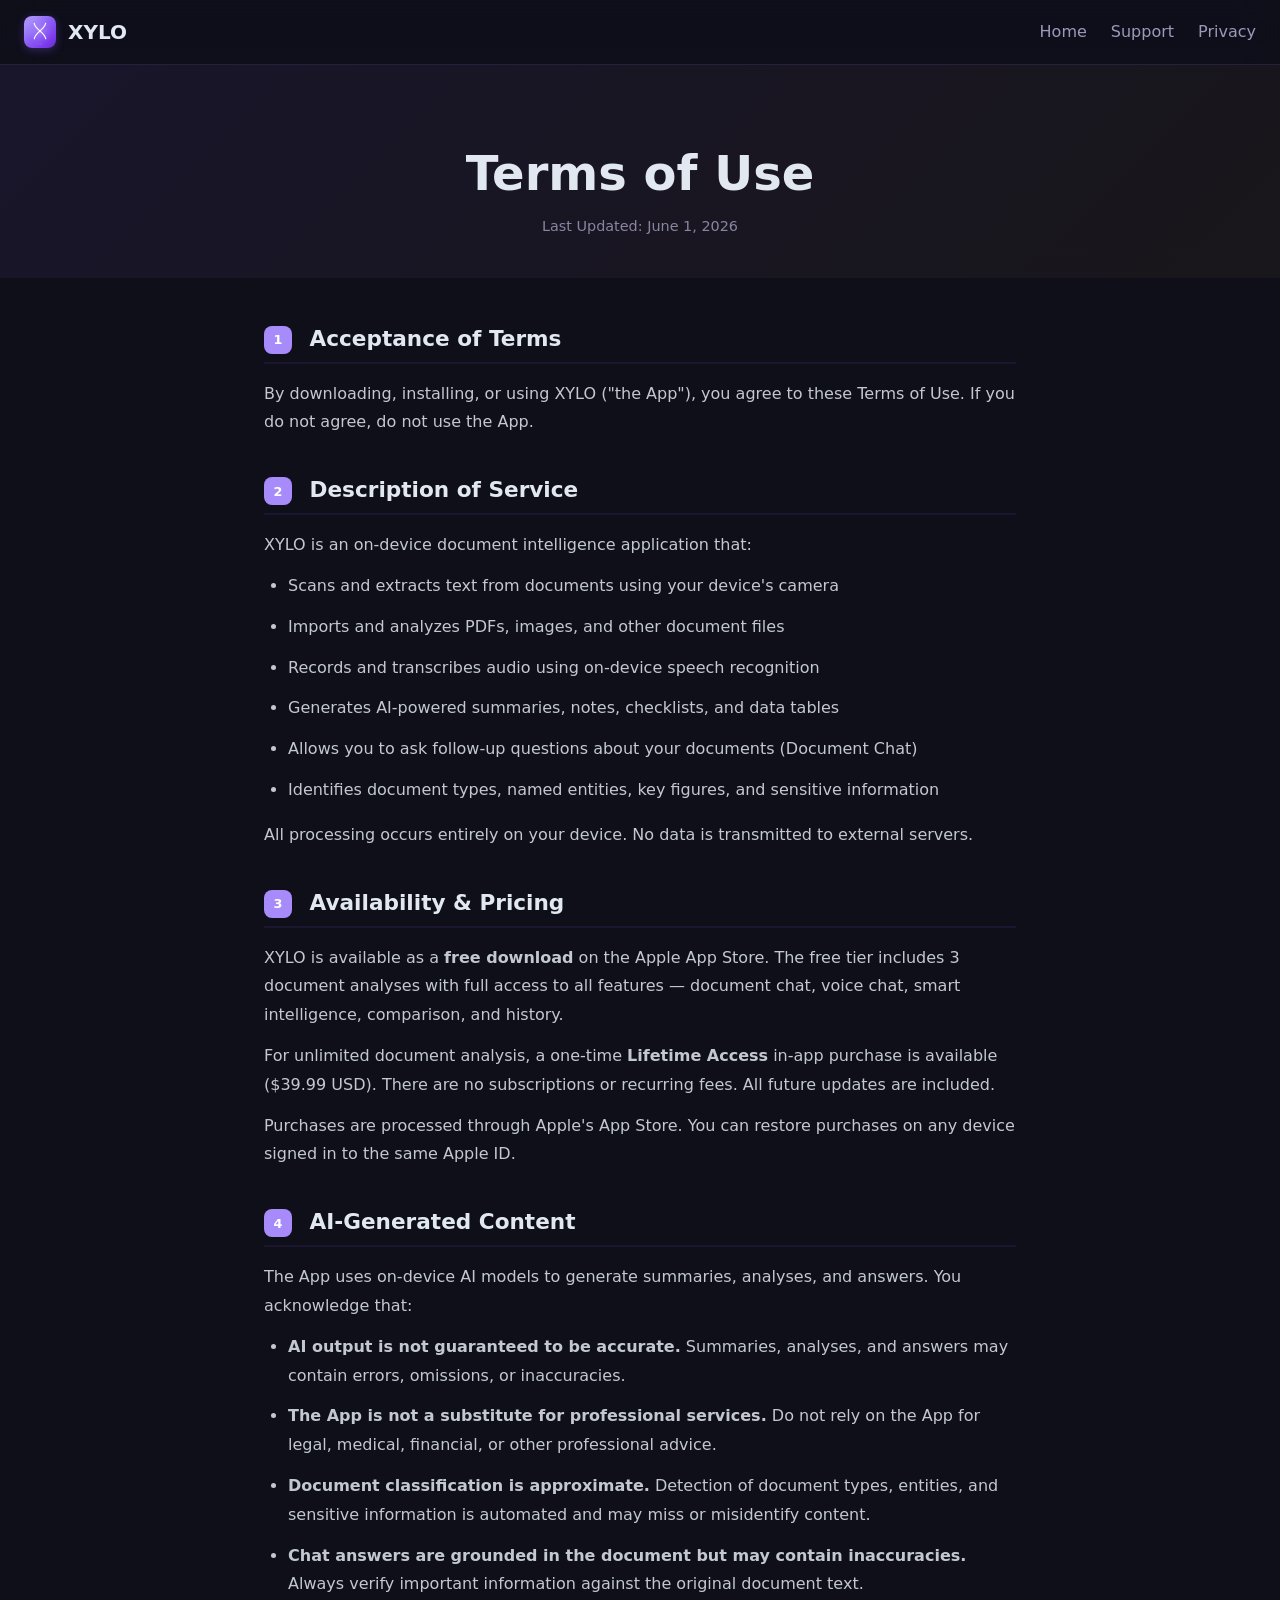
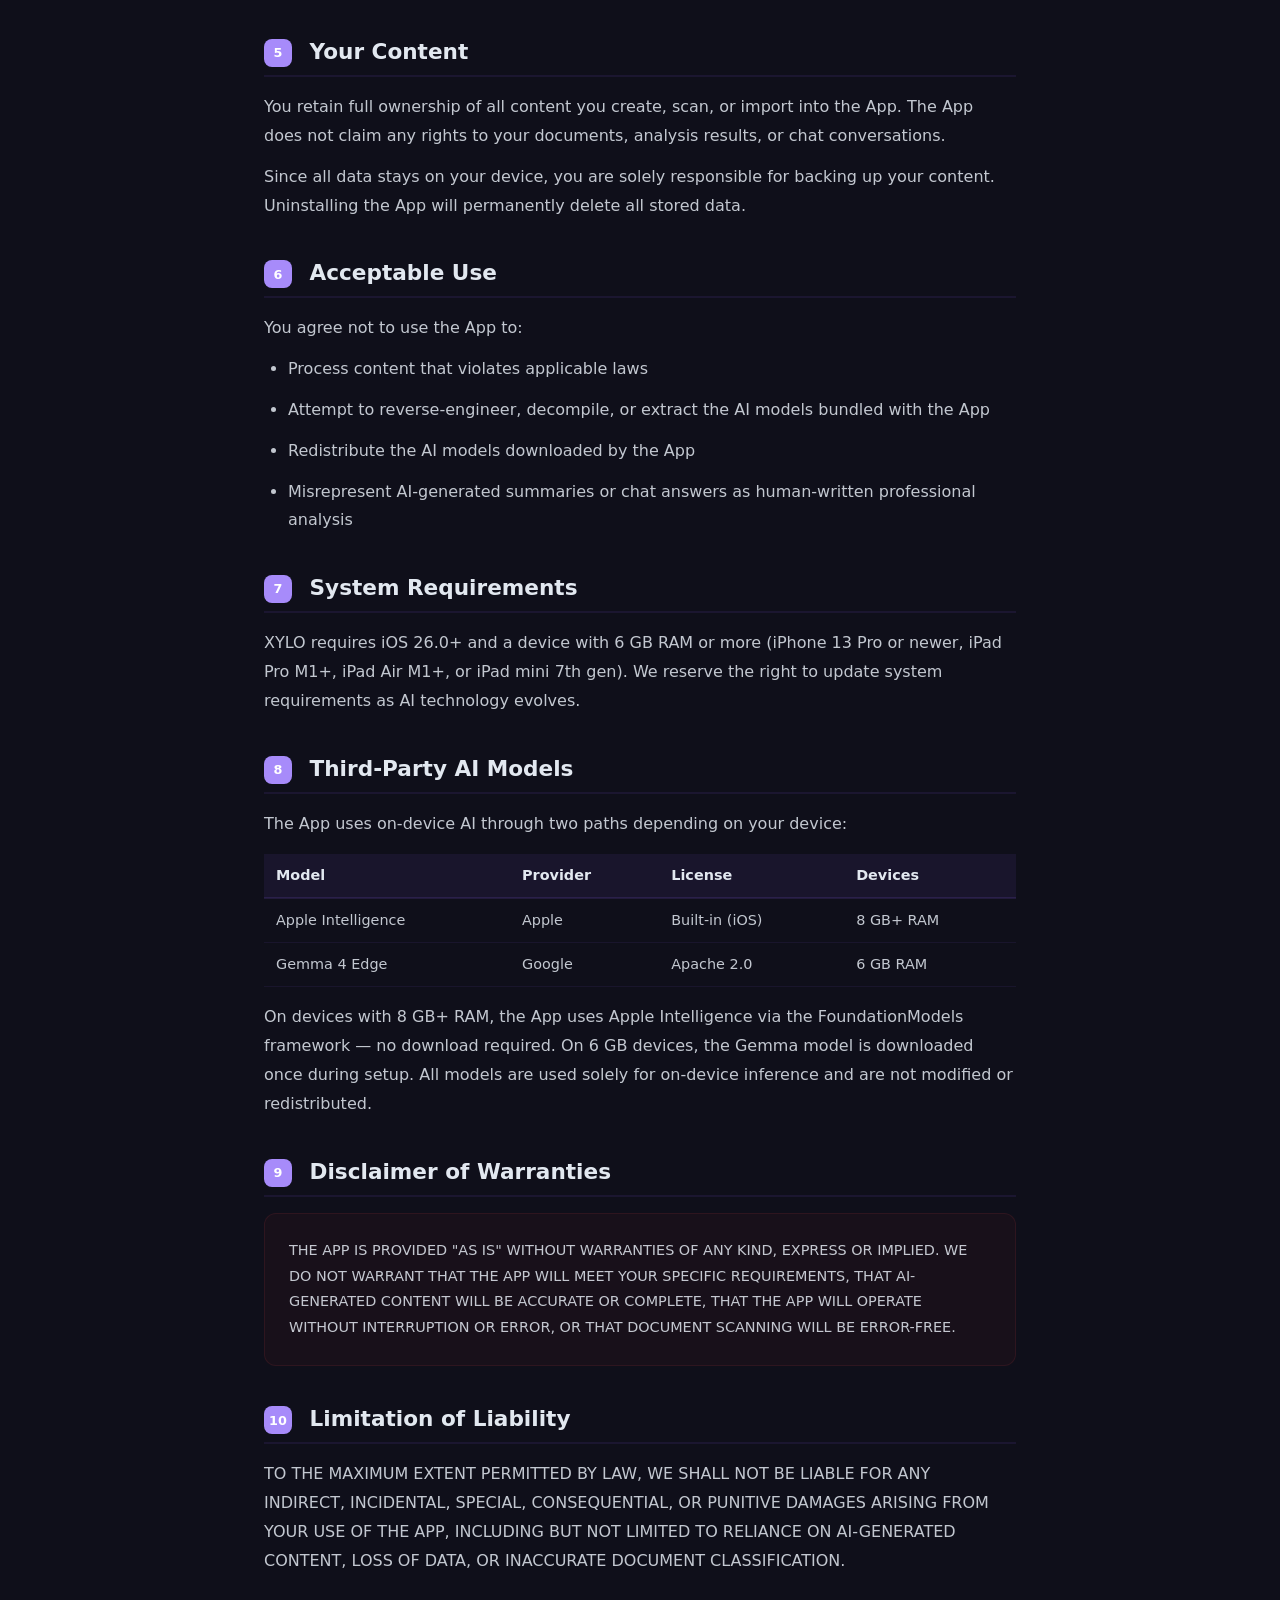
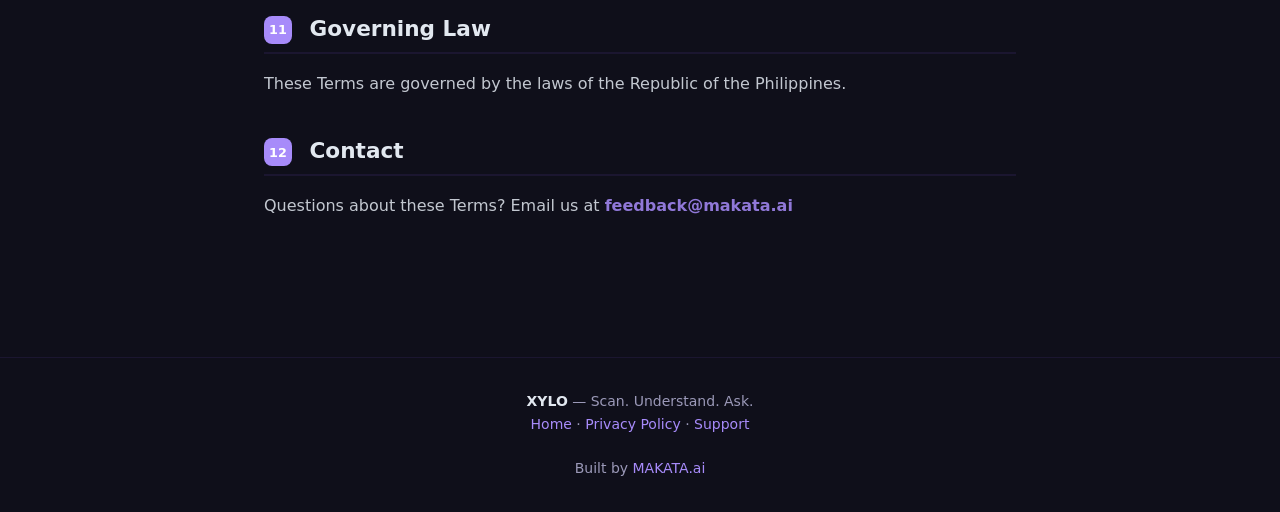
<file: terms/index.html>
<!DOCTYPE html>
<html lang="en">
<head>
    <meta charset="UTF-8">
    <meta name="viewport" content="width=device-width, initial-scale=1.0">
    <title>Terms of Use — XYLO</title>
    <meta name="description" content="XYLO Terms of Use. Free on the App Store. On-device AI, your documents stay yours.">
    <meta name="theme-color" content="#0F0F1A">
    <meta name="color-scheme" content="dark">
    <link rel="icon" type="image/png" sizes="32x32" href="../assets/img/favicon-32x32.png">
    <link rel="icon" type="image/png" sizes="16x16" href="../assets/img/favicon-16x16.png">
    <link rel="apple-touch-icon" sizes="180x180" href="../assets/img/apple-touch-icon.png">
    <link rel="stylesheet" href="../assets/css/main.css">
    <style>
        .legal-hero {
            background: linear-gradient(135deg, rgba(139, 92, 246, 0.08), rgba(250, 204, 21, 0.04));
            padding: 80px 0 40px;
            text-align: center;
        }
        .legal-hero h1 {
            font-size: clamp(2rem, 5vw, 3rem);
            margin-bottom: 0.75rem;
        }
        .legal-hero .updated {
            font-size: 0.9rem;
            color: var(--xylo-text-secondary);
        }
        .legal-body {
            max-width: 800px;
            margin: 0 auto;
            padding: 3rem 1.5rem 4rem;
        }
        .legal-section {
            margin-bottom: 2.5rem;
        }
        .legal-section h2 {
            font-size: 1.35rem;
            margin-bottom: 1rem;
            color: var(--xylo-text);
            padding-bottom: 0.5rem;
            border-bottom: 2px solid rgba(139, 92, 246, 0.1);
        }
        .legal-section h2 span.num {
            display: inline-flex;
            align-items: center;
            justify-content: center;
            width: 28px;
            height: 28px;
            background: var(--xylo-primary);
            color: white;
            border-radius: 8px;
            font-size: 0.8rem;
            font-weight: 700;
            margin-right: 10px;
            vertical-align: middle;
        }
        .legal-section p, .legal-section li {
            line-height: 1.8;
            margin-bottom: 0.75rem;
            color: var(--xylo-text);
            opacity: 0.85;
        }
        .legal-section ul {
            margin-left: 1.5rem;
            margin-bottom: 1rem;
        }
        .highlight-card {
            background: rgba(139, 92, 246, 0.06);
            border: 1px solid rgba(139, 92, 246, 0.12);
            border-radius: 12px;
            padding: 1.5rem;
            margin: 1rem 0;
        }
        .model-table {
            width: 100%;
            border-collapse: collapse;
            margin: 1rem 0;
            font-size: 0.9rem;
        }
        .model-table th {
            text-align: left;
            padding: 10px 12px;
            background: rgba(139, 92, 246, 0.08);
            color: var(--xylo-text);
            font-weight: 600;
            border-bottom: 2px solid rgba(139, 92, 246, 0.15);
        }
        .model-table td {
            padding: 10px 12px;
            border-bottom: 1px solid rgba(139, 92, 246, 0.08);
            color: var(--xylo-text);
            opacity: 0.85;
        }
        .disclaimer {
            background: rgba(239, 68, 68, 0.04);
            border: 1px solid rgba(239, 68, 68, 0.1);
            border-radius: 12px;
            padding: 1.5rem;
            margin: 1rem 0;
            font-size: 0.9rem;
        }
        .legal-footer {
            text-align: center;
            padding: 2rem 1.5rem;
            border-top: 1px solid rgba(139, 92, 246, 0.1);
            margin-top: 2rem;
            color: var(--xylo-text-secondary);
            font-size: 0.875rem;
        }
        .legal-footer a {
            color: var(--xylo-primary);
            text-decoration: none;
        }
    </style>
</head>
<body>
    <!-- Navigation -->
    <nav class="site-nav" id="site-nav">
        <div class="nav-inner">
            <a href="../" class="nav-brand">
                <img src="../assets/img/app-icon.png" alt="XYLO" class="nav-icon" width="32" height="32">
                XYLO
            </a>
            <button class="nav-toggle" aria-label="Menu" onclick="toggleMenu()">
                <span></span>
                <span></span>
                <span></span>
            </button>
            <ul class="nav-links" id="nav-links">
                <li><a href="../">Home</a></li>
                <li><a href="../support/">Support</a></li>
                <li><a href="../privacy/">Privacy</a></li>
            </ul>
        </div>
    </nav>

    <!-- Hero -->
    <div class="legal-hero">
        <div class="section-inner">
            <h1>Terms of Use</h1>
            <p class="updated">Last Updated: June 1, 2026</p>
        </div>
    </div>

    <!-- Content -->
    <div class="legal-body">
        <div class="legal-section">
            <h2><span class="num">1</span> Acceptance of Terms</h2>
            <p>By downloading, installing, or using XYLO ("the App"), you agree to these Terms of Use. If you do not agree, do not use the App.</p>
        </div>

        <div class="legal-section">
            <h2><span class="num">2</span> Description of Service</h2>
            <p>XYLO is an on-device document intelligence application that:</p>
            <ul>
                <li>Scans and extracts text from documents using your device's camera</li>
                <li>Imports and analyzes PDFs, images, and other document files</li>
                <li>Records and transcribes audio using on-device speech recognition</li>
                <li>Generates AI-powered summaries, notes, checklists, and data tables</li>
                <li>Allows you to ask follow-up questions about your documents (Document Chat)</li>
                <li>Identifies document types, named entities, key figures, and sensitive information</li>
            </ul>
            <p>All processing occurs entirely on your device. No data is transmitted to external servers.</p>
        </div>

        <div class="legal-section">
            <h2><span class="num">3</span> Availability & Pricing</h2>
            <p>XYLO is available as a <strong>free download</strong> on the Apple App Store. The free tier includes 3 document analyses with full access to all features — document chat, voice chat, smart intelligence, comparison, and history.</p>
            <p>For unlimited document analysis, a one-time <strong>Lifetime Access</strong> in-app purchase is available ($39.99 USD). There are no subscriptions or recurring fees. All future updates are included.</p>
            <p>Purchases are processed through Apple's App Store. You can restore purchases on any device signed in to the same Apple ID.</p>
        </div>

        <div class="legal-section">
            <h2><span class="num">4</span> AI-Generated Content</h2>
            <p>The App uses on-device AI models to generate summaries, analyses, and answers. You acknowledge that:</p>
            <ul>
                <li><strong>AI output is not guaranteed to be accurate.</strong> Summaries, analyses, and answers may contain errors, omissions, or inaccuracies.</li>
                <li><strong>The App is not a substitute for professional services.</strong> Do not rely on the App for legal, medical, financial, or other professional advice.</li>
                <li><strong>Document classification is approximate.</strong> Detection of document types, entities, and sensitive information is automated and may miss or misidentify content.</li>
                <li><strong>Chat answers are grounded in the document but may contain inaccuracies.</strong> Always verify important information against the original document text.</li>
            </ul>
        </div>

        <div class="legal-section">
            <h2><span class="num">5</span> Your Content</h2>
            <p>You retain full ownership of all content you create, scan, or import into the App. The App does not claim any rights to your documents, analysis results, or chat conversations.</p>
            <p>Since all data stays on your device, you are solely responsible for backing up your content. Uninstalling the App will permanently delete all stored data.</p>
        </div>

        <div class="legal-section">
            <h2><span class="num">6</span> Acceptable Use</h2>
            <p>You agree not to use the App to:</p>
            <ul>
                <li>Process content that violates applicable laws</li>
                <li>Attempt to reverse-engineer, decompile, or extract the AI models bundled with the App</li>
                <li>Redistribute the AI models downloaded by the App</li>
                <li>Misrepresent AI-generated summaries or chat answers as human-written professional analysis</li>
            </ul>
        </div>

        <div class="legal-section">
            <h2><span class="num">7</span> System Requirements</h2>
            <p>XYLO requires iOS 26.0+ and a device with 6 GB RAM or more (iPhone 13 Pro or newer, iPad Pro M1+, iPad Air M1+, or iPad mini 7th gen). We reserve the right to update system requirements as AI technology evolves.</p>
        </div>

        <div class="legal-section">
            <h2><span class="num">8</span> Third-Party AI Models</h2>
            <p>The App uses on-device AI through two paths depending on your device:</p>
            <table class="model-table">
                <thead>
                    <tr><th>Model</th><th>Provider</th><th>License</th><th>Devices</th></tr>
                </thead>
                <tbody>
                    <tr><td>Apple Intelligence</td><td>Apple</td><td>Built-in (iOS)</td><td>8 GB+ RAM</td></tr>
                    <tr><td>Gemma 4 Edge</td><td>Google</td><td>Apache 2.0</td><td>6 GB RAM</td></tr>
                </tbody>
            </table>
            <p>On devices with 8 GB+ RAM, the App uses Apple Intelligence via the FoundationModels framework — no download required. On 6 GB devices, the Gemma model is downloaded once during setup. All models are used solely for on-device inference and are not modified or redistributed.</p>
        </div>

        <div class="legal-section">
            <h2><span class="num">9</span> Disclaimer of Warranties</h2>
            <div class="disclaimer">
                <p style="margin-bottom: 0;">THE APP IS PROVIDED "AS IS" WITHOUT WARRANTIES OF ANY KIND, EXPRESS OR IMPLIED. WE DO NOT WARRANT THAT THE APP WILL MEET YOUR SPECIFIC REQUIREMENTS, THAT AI-GENERATED CONTENT WILL BE ACCURATE OR COMPLETE, THAT THE APP WILL OPERATE WITHOUT INTERRUPTION OR ERROR, OR THAT DOCUMENT SCANNING WILL BE ERROR-FREE.</p>
            </div>
        </div>

        <div class="legal-section">
            <h2><span class="num">10</span> Limitation of Liability</h2>
            <p>TO THE MAXIMUM EXTENT PERMITTED BY LAW, WE SHALL NOT BE LIABLE FOR ANY INDIRECT, INCIDENTAL, SPECIAL, CONSEQUENTIAL, OR PUNITIVE DAMAGES ARISING FROM YOUR USE OF THE APP, INCLUDING BUT NOT LIMITED TO RELIANCE ON AI-GENERATED CONTENT, LOSS OF DATA, OR INACCURATE DOCUMENT CLASSIFICATION.</p>
        </div>

        <div class="legal-section">
            <h2><span class="num">11</span> Governing Law</h2>
            <p>These Terms are governed by the laws of the Republic of the Philippines.</p>
        </div>

        <div class="legal-section">
            <h2><span class="num">12</span> Contact</h2>
            <p>Questions about these Terms? Email us at <a href="mailto:feedback@makata.ai" style="color: var(--xylo-primary); text-decoration: none; font-weight: 600;">feedback@makata.ai</a></p>
        </div>
    </div>

    <div class="legal-footer">
        <strong>XYLO</strong> — Scan. Understand. Ask.<br>
        <a href="../">Home</a> &middot; <a href="../privacy/">Privacy Policy</a> &middot; <a href="../support/">Support</a><br><br>
        Built by <a href="https://makata.ai" target="_blank" rel="noopener">MAKATA.ai</a>
    </div>

    <script src="../assets/js/main.js"></script>
</body>
</html>
</file>
<file: assets/css/main.css>
/* XYLO Main Stylesheet */
/* Design System: Prism (Violet + Electric Gold) */

/* ============================================
   CSS Variables (Design Tokens)
   ============================================ */

:root {
  /* Colors - Dark Mode (always) */
  color-scheme: dark;
  --xylo-primary: #A78BFA;
  --xylo-primary-light: #C4B5FD;
  --xylo-primary-dark: #8B5CF6;
  --xylo-accent: #FDE68A;
  --xylo-accent-light: #FEF3C7;
  --xylo-accent-dark: #FACC15;
  --xylo-surface: #0F0F1A;
  --xylo-card: #1A1A2E;
  --xylo-text: #E2E8F0;
  --xylo-text-secondary: #9B99B8;
  --xylo-success: #10B981;
  --xylo-error: #EF4444;

  /* Spacing */
  --spacing-xs: 4px;
  --spacing-sm: 8px;
  --spacing-md: 12px;
  --spacing-lg: 16px;
  --spacing-xl: 24px;
  --spacing-xxl: 32px;
  --spacing-xxxl: 40px;

  /* Border Radius */
  --radius-sm: 8px;
  --radius-md: 12px;
  --radius-lg: 16px;
  --radius-full: 9999px;

  /* Typography */
  --font-system: -apple-system, BlinkMacSystemFont, "SF Pro Display", "Segoe UI", system-ui, sans-serif;
  --font-mono: "SF Mono", "Cascadia Code", "Consolas", monospace;

  /* Shadows */
  --shadow-sm: 0 1px 2px rgba(15, 15, 26, 0.2);
  --shadow-md: 0 4px 12px rgba(15, 15, 26, 0.3);
  --shadow-lg: 0 8px 32px rgba(15, 15, 26, 0.4);
  --shadow-xl: 0 16px 48px rgba(15, 15, 26, 0.5);

  /* Transitions */
  --transition-fast: 150ms cubic-bezier(0.4, 0, 0.2, 1);
  --transition-base: 250ms cubic-bezier(0.4, 0, 0.2, 1);
  --transition-slow: 350ms cubic-bezier(0.4, 0, 0.2, 1);
}

/* ============================================
   Reset & Base
   ============================================ */

* {
  margin: 0;
  padding: 0;
  box-sizing: border-box;
}

html {
  scroll-behavior: smooth;
  -webkit-font-smoothing: antialiased;
  -moz-osx-font-smoothing: grayscale;
}

body {
  font-family: var(--font-system);
  font-size: 16px;
  line-height: 1.6;
  color: var(--xylo-text);
  background: var(--xylo-surface);
  overflow-x: hidden;
}

::selection {
  background: var(--xylo-primary);
  color: white;
}

/* ============================================
   Typography
   ============================================ */

h1, h2, h3, h4, h5, h6 {
  font-weight: 600;
  line-height: 1.2;
  color: var(--xylo-text);
}

h1 { font-size: clamp(2.5rem, 5vw, 4rem); }
h2 { font-size: clamp(2rem, 4vw, 3rem); }
h3 { font-size: clamp(1.5rem, 3vw, 2rem); }
h4 { font-size: 1.25rem; }

p {
  color: var(--xylo-text);
  opacity: 0.85;
}

strong {
  font-weight: 600;
  color: var(--xylo-text);
  opacity: 1;
}

/* ============================================
   Glass Morphism
   ============================================ */

.glass-card {
  background: rgba(26, 26, 46, 0.7);
  backdrop-filter: blur(20px) saturate(180%);
  -webkit-backdrop-filter: blur(20px) saturate(180%);
  border: 1px solid rgba(167, 139, 250, 0.15);
  border-radius: var(--radius-lg);
  box-shadow: var(--shadow-lg);
  padding: var(--spacing-xl);
  transition: all var(--transition-base);
}

.glass-card:hover {
  transform: translateY(-2px);
  box-shadow: var(--shadow-lg);
}

/* ============================================
   Layout
   ============================================ */

.section {
  padding: clamp(3rem, 8vw, 6rem) 0;
  position: relative;
}

.section-inner {
  max-width: 1280px;
  margin: 0 auto;
  padding: 0 var(--spacing-xl);
}

.section-header {
  text-align: center;
  max-width: 800px;
  margin: 0 auto var(--spacing-xxxl);
}

.section-title {
  margin-bottom: var(--spacing-lg);
}

.section-subtitle {
  font-size: 1.125rem;
  color: var(--xylo-text);
  opacity: 0.8;
}

.section-badge {
  display: inline-block;
  padding: var(--spacing-sm) var(--spacing-lg);
  background: var(--xylo-primary);
  color: white;
  border-radius: var(--radius-full);
  font-size: 0.875rem;
  font-weight: 700;
  margin-bottom: var(--spacing-lg);
  letter-spacing: 0.5px;
  text-transform: uppercase;
}

/* ============================================
   Scroll Progress Bar
   ============================================ */

.scroll-progress {
  position: fixed;
  top: 0;
  left: 0;
  width: 0%;
  height: 3px;
  background: linear-gradient(90deg, var(--xylo-primary), var(--xylo-accent));
  z-index: 9999;
  transition: width 100ms linear;
}

.skip-link {
  position: absolute;
  top: -40px;
  left: 0;
  background: var(--xylo-primary);
  color: white;
  padding: var(--spacing-sm) var(--spacing-lg);
  text-decoration: none;
  z-index: 100;
}

.skip-link:focus {
  top: 0;
}

/* ============================================
   Navigation
   ============================================ */

.site-nav {
  position: sticky;
  top: 0;
  z-index: 1000;
  background: rgba(15, 15, 26, 0.8);
  backdrop-filter: blur(20px) saturate(180%);
  -webkit-backdrop-filter: blur(20px) saturate(180%);
  border-bottom: 1px solid rgba(167, 139, 250, 0.15);
  transition: all var(--transition-base);
}

.nav-inner {
  max-width: 1280px;
  margin: 0 auto;
  padding: var(--spacing-lg) var(--spacing-xl);
  display: flex;
  align-items: center;
  justify-content: space-between;
}

.nav-brand {
  display: flex;
  align-items: center;
  gap: var(--spacing-md);
  font-size: 1.25rem;
  font-weight: 700;
  color: var(--xylo-text);
  text-decoration: none;
  transition: transform var(--transition-fast);
}

.nav-brand:hover {
  transform: scale(1.05);
}

.nav-icon {
  width: 32px;
  height: 32px;
  border-radius: 8px;
  box-shadow: 0 2px 8px rgba(139, 92, 246, 0.3);
}

.nav-toggle {
  display: none;
  flex-direction: column;
  gap: 4px;
  background: none;
  border: none;
  cursor: pointer;
  padding: var(--spacing-sm);
}

.nav-toggle span {
  width: 24px;
  height: 2px;
  background: var(--xylo-text);
  border-radius: 2px;
  transition: all var(--transition-fast);
}

.nav-links {
  display: flex;
  gap: var(--spacing-xl);
  list-style: none;
}

.nav-links a {
  color: var(--xylo-text-secondary);
  text-decoration: none;
  font-weight: 500;
  transition: color var(--transition-fast);
  position: relative;
}

.nav-links a::after {
  content: '';
  position: absolute;
  bottom: -4px;
  left: 0;
  width: 0;
  height: 2px;
  background: var(--xylo-primary);
  transition: width var(--transition-base);
}

.nav-links a:hover {
  color: var(--xylo-primary);
}

.nav-links a:hover::after {
  width: 100%;
}

@media (max-width: 768px) {
  .nav-toggle {
    display: flex;
  }
  
  .nav-links {
    position: absolute;
    top: 100%;
    left: 0;
    right: 0;
    flex-direction: column;
    background: var(--xylo-card);
    padding: var(--spacing-xl);
    gap: var(--spacing-lg);
    border-bottom: 1px solid rgba(139, 92, 246, 0.1);
    display: none;
  }
  
  .nav-links.open {
    display: flex;
  }
}

/* ============================================
   Buttons
   ============================================ */

.btn {
  display: inline-flex;
  align-items: center;
  gap: var(--spacing-sm);
  padding: var(--spacing-md) var(--spacing-xl);
  font-size: 1rem;
  font-weight: 600;
  text-decoration: none;
  border-radius: var(--radius-md);
  border: none;
  cursor: pointer;
  transition: all var(--transition-base);
  min-height: 44px;
}

.btn-primary {
  background: linear-gradient(135deg, var(--xylo-primary), var(--xylo-primary-dark));
  color: white;
  box-shadow: var(--shadow-md);
}

.btn-primary:hover {
  transform: translateY(-2px);
  box-shadow: var(--shadow-lg);
}

.btn-primary:active {
  transform: translateY(0);
}

.btn-large {
  padding: var(--spacing-lg) var(--spacing-xxl);
  font-size: 1.125rem;
}

/* ============================================
   Hero Section
   ============================================ */

.hero {
  position: relative;
  min-height: 90vh;
  display: flex;
  align-items: center;
  overflow: hidden;
  padding: var(--spacing-xxxl) 0;
}

.hero-pattern {
  position: absolute;
  top: 0;
  left: 0;
  width: 100%;
  height: 100%;
  opacity: 0.4;
  pointer-events: none;
}

.hero-gradient-orb {
  position: absolute;
  border-radius: 50%;
  filter: blur(80px);
  opacity: 0.3;
  pointer-events: none;
  animation: float 20s infinite ease-in-out;
}

.hero-gradient-orb-1 {
  width: 500px;
  height: 500px;
  background: var(--xylo-primary);
  top: -10%;
  right: -10%;
  animation-delay: 0s;
}

.hero-gradient-orb-2 {
  width: 400px;
  height: 400px;
  background: var(--xylo-accent);
  bottom: -10%;
  left: -10%;
  animation-delay: 10s;
}

@keyframes float {
  0%, 100% { transform: translate(0, 0) scale(1); }
  33% { transform: translate(30px, -30px) scale(1.1); }
  66% { transform: translate(-20px, 20px) scale(0.9); }
}

.hero .section-inner {
  display: grid;
  grid-template-columns: 1fr 1fr;
  gap: var(--spacing-xxxl);
  align-items: center;
  position: relative;
  z-index: 1;
}

.hero-content {
  max-width: 600px;
}

.hero-badge {
  display: inline-flex;
  align-items: center;
  gap: var(--spacing-sm);
  padding: var(--spacing-sm) var(--spacing-lg);
  background: rgba(139, 92, 246, 0.1);
  border: 1px solid rgba(139, 92, 246, 0.2);
  border-radius: var(--radius-full);
  color: var(--xylo-primary);
  font-size: 0.875rem;
  font-weight: 600;
  margin-bottom: var(--spacing-xl);
}

.hero-title {
  margin-bottom: var(--spacing-lg);
  background: linear-gradient(135deg, var(--xylo-text), var(--xylo-text));
  -webkit-background-clip: text;
  background-clip: text;
}

.gradient-text {
  background: linear-gradient(135deg, var(--xylo-primary), var(--xylo-accent));
  -webkit-background-clip: text;
  -webkit-text-fill-color: transparent;
  background-clip: text;
}

.hero-subtitle {
  font-size: 1.25rem;
  margin-bottom: var(--spacing-xxl);
  line-height: 1.8;
  color: var(--xylo-text);
}

.hero-subtitle strong {
  color: var(--xylo-primary);
  font-weight: 600;
}

.hero-cta-group {
  display: flex;
  flex-wrap: wrap;
  gap: var(--spacing-lg);
  align-items: center;
}

.privacy-badge {
  display: inline-flex;
  align-items: center;
  gap: var(--spacing-sm);
  padding: var(--spacing-sm) var(--spacing-lg);
  background: rgba(16, 185, 129, 0.1);
  border: 1px solid rgba(16, 185, 129, 0.2);
  border-radius: var(--radius-full);
  color: var(--xylo-success);
  font-size: 0.875rem;
  font-weight: 600;
}

.hero-visual {
  position: relative;
}

.hero-card {
  padding: 0;
  overflow: hidden;
  animation: float-card 6s infinite ease-in-out;
}

@keyframes float-card {
  0%, 100% { transform: translateY(0px); }
  50% { transform: translateY(-20px); }
}

.mockup-header {
  display: flex;
  gap: var(--spacing-sm);
  padding: var(--spacing-lg);
  border-bottom: 1px solid rgba(139, 92, 246, 0.1);
}

.mockup-dot {
  width: 12px;
  height: 12px;
  border-radius: 50%;
  background: var(--xylo-text-secondary);
  opacity: 0.3;
}

.chat-preview {
  padding: var(--spacing-xl);
  min-height: 300px;
}

.chat-message {
  margin-bottom: var(--spacing-lg);
  animation: fadeInUp 0.5s ease-out;
}

@keyframes fadeInUp {
  from {
    opacity: 0;
    transform: translateY(10px);
  }
  to {
    opacity: 1;
    transform: translateY(0);
  }
}

.chat-message-user {
  background: rgba(139, 92, 246, 0.1);
  padding: var(--spacing-md) var(--spacing-lg);
  border-radius: var(--radius-md) var(--radius-md) var(--radius-md) 0;
  max-width: 80%;
}

.chat-message-ai {
  background: rgba(250, 204, 21, 0.1);
  padding: var(--spacing-md) var(--spacing-lg);
  border-radius: var(--radius-md) var(--radius-md) 0 var(--radius-md);
  margin-left: auto;
  margin-right: 0;
}

.chat-message p {
  color: var(--xylo-text);
  margin-bottom: var(--spacing-sm);
}

.chat-message ul {
  margin-left: var(--spacing-lg);
  color: var(--xylo-text);
}

.citation {
  display: inline-flex;
  align-items: center;
  gap: 4px;
  margin-top: var(--spacing-sm);
  padding: 4px var(--spacing-sm);
  background: rgba(139, 92, 246, 0.1);
  border-radius: var(--radius-sm);
  font-size: 0.75rem;
  color: var(--xylo-primary);
  font-weight: 600;
}

@media (max-width: 968px) {
  .hero .section-inner {
    grid-template-columns: 1fr;
    gap: var(--spacing-xxl);
  }
  
  .hero-visual {
    order: -1;
  }
}

/* ============================================
   Trust Strip
   ============================================ */

.trust-strip {
  background: linear-gradient(135deg, var(--xylo-primary-dark), var(--xylo-primary));
  padding: var(--spacing-lg) 0;
  text-align: center;
}

.trust-text {
  color: white;
  font-size: 1rem;
  margin: 0;
  font-weight: 500;
}

/* ============================================
   Problem Section
   ============================================ */

.problem-grid {
  display: grid;
  grid-template-columns: repeat(auto-fit, minmax(250px, 1fr));
  gap: var(--spacing-xl);
}

.problem-card {
  text-align: center;
}

.problem-icon {
  width: 64px;
  height: 64px;
  margin: 0 auto var(--spacing-lg);
  display: flex;
  align-items: center;
  justify-content: center;
  color: var(--xylo-primary);
}

.problem-card h3 {
  margin-bottom: var(--spacing-sm);
  color: var(--xylo-text);
  font-weight: 600;
}

.problem-card p {
  color: var(--xylo-text);
  opacity: 0.8;
}

/* ============================================
   Steps Section
   ============================================ */

.steps-grid {
  display: grid;
  grid-template-columns: repeat(auto-fit, minmax(300px, 1fr));
  gap: var(--spacing-xxl);
}

.step-card {
  position: relative;
}

.step-number {
  position: absolute;
  top: -16px;
  left: 50%;
  transform: translateX(-50%);
  width: 48px;
  height: 48px;
  display: flex;
  align-items: center;
  justify-content: center;
  background: var(--xylo-primary);
  color: white;
  border-radius: 50%;
  font-weight: 700;
  font-size: 1.5rem;
  z-index: 1;
  box-shadow: 0 4px 12px rgba(139, 92, 246, 0.3);
}

.step-card .glass-card {
  text-align: center;
  padding-top: var(--spacing-xxl);
}

.step-icon {
  margin: 0 auto var(--spacing-lg);
  width: 64px;
  height: 64px;
  display: flex;
  align-items: center;
  justify-content: center;
  color: var(--xylo-primary);
}

.gradient-icon {
  background: linear-gradient(135deg, var(--xylo-primary), var(--xylo-accent));
  -webkit-background-clip: text;
  -webkit-text-fill-color: transparent;
  background-clip: text;
}

.step-card h3 {
  margin-bottom: var(--spacing-sm);
  color: var(--xylo-text);
  font-weight: 600;
}

.step-card p {
  color: var(--xylo-text);
  opacity: 0.85;
}

/* ============================================
   Chat Demo
   ============================================ */

.demo-container {
  display: grid;
  grid-template-columns: 1fr 1.5fr;
  gap: var(--spacing-xxl);
}

.demo-document h4 {
  margin-bottom: var(--spacing-lg);
  color: var(--xylo-text);
}

.doc-title {
  font-weight: 600;
  color: var(--xylo-text);
  margin-bottom: var(--spacing-sm);
  font-size: 1.125rem;
}

.doc-excerpt {
  font-size: 0.875rem;
  margin-bottom: var(--spacing-lg);
  color: var(--xylo-text);
  opacity: 0.75;
}

.doc-sections {
  display: flex;
  flex-direction: column;
  gap: var(--spacing-sm);
}

.doc-section {
  padding: var(--spacing-sm) var(--spacing-md);
  background: rgba(139, 92, 246, 0.05);
  border-left: 3px solid var(--xylo-primary);
  border-radius: var(--radius-sm);
  font-size: 0.875rem;
  color: var(--xylo-text);
  font-weight: 500;
}

.demo-chat {
  display: flex;
  flex-direction: column;
  min-height: 500px;
}

.chat-messages {
  flex: 1;
  overflow-y: auto;
  margin-bottom: var(--spacing-lg);
}

.chat-input-group {
  display: flex;
  flex-wrap: wrap;
  gap: var(--spacing-sm);
}

.chat-suggestion {
  padding: var(--spacing-sm) var(--spacing-lg);
  background: rgba(139, 92, 246, 0.1);
  border: 1px solid rgba(139, 92, 246, 0.2);
  border-radius: var(--radius-full);
  color: var(--xylo-primary);
  font-size: 0.875rem;
  font-weight: 500;
  cursor: pointer;
  transition: all var(--transition-base);
}

.chat-suggestion:hover {
  background: rgba(139, 92, 246, 0.2);
  transform: translateY(-2px);
}

@media (max-width: 968px) {
  .demo-container {
    grid-template-columns: 1fr;
  }
}

/* ============================================
   Features Grid
   ============================================ */

.features-grid {
  display: grid;
  grid-template-columns: repeat(auto-fit, minmax(300px, 1fr));
  gap: var(--spacing-xl);
}

.feature-card {
  position: relative;
}

.feature-highlight {
  border: 2px solid var(--xylo-primary);
}

.feature-icon {
  width: 48px;
  height: 48px;
  display: flex;
  align-items: center;
  justify-content: center;
  margin-bottom: var(--spacing-lg);
  color: var(--xylo-primary);
}

.feature-card h3 {
  margin-bottom: var(--spacing-sm);
  color: var(--xylo-text);
  font-weight: 600;
}

.feature-card p {
  color: var(--xylo-text);
  opacity: 0.8;
}

.feature-badge {
  position: absolute;
  top: var(--spacing-lg);
  right: var(--spacing-lg);
  padding: 6px var(--spacing-md);
  background: var(--xylo-primary);
  color: white;
  border-radius: var(--radius-sm);
  font-size: 0.75rem;
  font-weight: 700;
  letter-spacing: 0.5px;
  text-transform: uppercase;
}

/* ============================================
   Privacy Section
   ============================================ */

.comparison-grid {
  display: grid;
  grid-template-columns: 1fr 1fr;
  gap: var(--spacing-xxl);
  margin-bottom: var(--spacing-xxl);
}

.comparison-column h3 {
  margin-bottom: var(--spacing-lg);
  color: var(--xylo-text);
  font-weight: 600;
}

.comparison-column ul {
  list-style: none;
}

.comparison-column li {
  padding: var(--spacing-sm) 0;
  color: var(--xylo-text);
  font-weight: 500;
}

.comparison-good li {
  color: var(--xylo-success);
}

.comparison-bad li {
  color: var(--xylo-text);
  opacity: 0.6;
}

.tech-transparency {
  text-align: center;
}

.tech-transparency h3 {
  margin-bottom: var(--spacing-lg);
  color: var(--xylo-text);
  font-weight: 600;
}

.tech-transparency p {
  color: var(--xylo-text);
  opacity: 0.85;
  line-height: 1.8;
}

.link-arrow {
  display: inline-flex;
  align-items: center;
  gap: var(--spacing-sm);
  color: var(--xylo-primary);
  text-decoration: none;
  font-weight: 600;
  margin-top: var(--spacing-lg);
  transition: gap var(--transition-base);
}

.link-arrow:hover {
  gap: var(--spacing-md);
}

@media (max-width: 768px) {
  .comparison-grid {
    grid-template-columns: 1fr;
  }
}

/* ============================================
   Pricing Section
   ============================================ */

.pricing-card {
  max-width: 500px;
  margin: 0 auto;
  text-align: center;
  border: 2px solid var(--xylo-primary);
  position: relative;
}

.pricing-badge {
  position: absolute;
  top: -16px;
  left: 50%;
  transform: translateX(-50%);
  padding: 6px var(--spacing-lg);
  background: var(--xylo-primary);
  color: white;
  border-radius: var(--radius-full);
  font-size: 0.875rem;
  font-weight: 700;
  letter-spacing: 0.5px;
  text-transform: uppercase;
}

.pricing-title {
  margin-bottom: var(--spacing-lg);
}

.pricing-price {
  display: flex;
  align-items: flex-start;
  justify-content: center;
  margin-bottom: var(--spacing-sm);
}

.price-currency {
  font-size: 2rem;
  margin-top: 8px;
  color: var(--xylo-primary);
}

.price-amount {
  font-size: 4rem;
  font-weight: 700;
  background: linear-gradient(135deg, var(--xylo-primary), var(--xylo-accent));
  -webkit-background-clip: text;
  -webkit-text-fill-color: transparent;
  background-clip: text;
}

.pricing-subtitle {
  margin-bottom: var(--spacing-xxl);
  font-size: 1.125rem;
  color: var(--xylo-text);
  opacity: 0.85;
}

.pricing-features {
  list-style: none;
  margin-bottom: var(--spacing-xxl);
  text-align: left;
}

.pricing-features li {
  display: flex;
  align-items: center;
  gap: var(--spacing-md);
  padding: var(--spacing-md) 0;
  color: var(--xylo-text);
  font-weight: 500;
}

.pricing-features svg {
  color: var(--xylo-success);
  flex-shrink: 0;
}

.pricing-note {
  margin-top: var(--spacing-lg);
  font-size: 0.875rem;
  color: var(--xylo-text);
  opacity: 0.75;
}

.pricing-comparison {
  text-align: center;
  margin-top: var(--spacing-xxl);
}

.comparison-text {
  color: var(--xylo-text);
  opacity: 0.85;
  line-height: 2;
  font-weight: 500;
}

/* ============================================
   FAQ Section
   ============================================ */

.faq-grid {
  display: grid;
  grid-template-columns: repeat(auto-fit, minmax(350px, 1fr));
  gap: var(--spacing-xl);
}

.faq-item h3 {
  margin-bottom: var(--spacing-md);
  font-size: 1.125rem;
  color: var(--xylo-text);
  font-weight: 600;
}

.faq-item p {
  color: var(--xylo-text);
  opacity: 0.85;
  line-height: 1.7;
}

/* ============================================
   CTA Section
   ============================================ */

.cta-section {
  background: linear-gradient(135deg, var(--xylo-primary), var(--xylo-primary-dark));
  color: white;
}

.cta-content {
  text-align: center;
  max-width: 600px;
  margin: 0 auto;
}

.cta-content h2 {
  color: white;
  margin-bottom: var(--spacing-lg);
}

.cta-content p {
  color: rgba(255, 255, 255, 0.95);
  font-size: 1.125rem;
  margin-bottom: var(--spacing-xxl);
}

.cta-section .btn-primary {
  background: white;
  color: var(--xylo-primary);
  font-weight: 700;
}

.cta-section .btn-primary:hover {
  background: rgba(255, 255, 255, 0.95);
  transform: translateY(-2px);
}

/* ============================================
   Footer
   ============================================ */

.footer {
  background: var(--xylo-card);
  border-top: 1px solid rgba(139, 92, 246, 0.1);
  padding: var(--spacing-xxxl) 0 var(--spacing-xl);
  padding-bottom: 80px;
}

.footer-grid {
  display: grid;
  grid-template-columns: 2fr repeat(3, 1fr);
  gap: var(--spacing-xxl);
}

.footer-brand {
  display: flex;
  flex-direction: column;
  gap: var(--spacing-md);
}

.footer-tagline {
  color: var(--xylo-text);
  font-style: italic;
  opacity: 0.7;
}

.footer-copyright {
  color: var(--xylo-text);
  font-size: 0.875rem;
  opacity: 0.6;
}

.footer-links h4 {
  margin-bottom: var(--spacing-md);
  font-size: 1rem;
  color: var(--xylo-text);
  font-weight: 600;
}

.footer-links ul {
  list-style: none;
}

.footer-links li {
  margin-bottom: var(--spacing-sm);
}

.footer-links a {
  color: var(--xylo-text);
  opacity: 0.75;
  text-decoration: none;
  transition: all var(--transition-fast);
}

.footer-links a:hover {
  color: var(--xylo-primary);
  opacity: 1;
}

@media (max-width: 768px) {
  .footer-grid {
    grid-template-columns: 1fr;
  }
}

/* ============================================
   Animations
   ============================================ */

@media (prefers-reduced-motion: reduce) {
  *,
  *::before,
  *::after {
    animation-duration: 0.01ms !important;
    animation-iteration-count: 1 !important;
    transition-duration: 0.01ms !important;
  }
}

/* ============================================
   Utilities
   ============================================ */

.text-center { text-align: center; }
.mt-xl { margin-top: var(--spacing-xl); }
.mb-xl { margin-bottom: var(--spacing-xl); }

/* ============================================
   Hero Stats
   ============================================ */

.hero-stats {
  display: flex;
  gap: var(--spacing-xxl);
  margin-top: var(--spacing-xxl);
  padding-top: var(--spacing-xl);
  border-top: 1px solid rgba(139, 92, 246, 0.1);
}

.stat-item {
  display: flex;
  flex-direction: column;
  gap: var(--spacing-xs);
}

.stat-number {
  font-size: 2rem;
  font-weight: 700;
  background: linear-gradient(135deg, var(--xylo-primary), var(--xylo-accent));
  -webkit-background-clip: text;
  -webkit-text-fill-color: transparent;
  background-clip: text;
}

.stat-label {
  font-size: 0.875rem;
  color: var(--xylo-text);
  opacity: 0.7;
  font-weight: 500;
}

@media (max-width: 768px) {
  .hero-stats {
    flex-direction: column;
    gap: var(--spacing-lg);
  }
}

/* ============================================
   Testimonials Section
   ============================================ */

.testimonials {
  background: var(--xylo-surface);
}

.testimonials-grid {
  display: grid;
  grid-template-columns: repeat(auto-fit, minmax(320px, 1fr));
  gap: var(--spacing-xl);
}

.testimonial-card {
  display: flex;
  flex-direction: column;
  gap: var(--spacing-lg);
  padding: var(--spacing-xxl);
}

.testimonial-stars {
  color: var(--xylo-accent);
  font-size: 1.25rem;
  letter-spacing: 2px;
}

.testimonial-text {
  flex: 1;
  font-size: 1.0625rem;
  line-height: 1.7;
  color: var(--xylo-text);
  opacity: 0.9;
  font-style: italic;
}

.testimonial-author {
  display: flex;
  align-items: center;
  gap: var(--spacing-md);
  padding-top: var(--spacing-md);
  border-top: 1px solid rgba(139, 92, 246, 0.1);
}

.author-avatar {
  width: 48px;
  height: 48px;
  border-radius: 50%;
  background: linear-gradient(135deg, var(--xylo-primary), var(--xylo-accent));
  display: flex;
  align-items: center;
  justify-content: center;
  color: white;
  font-weight: 700;
  font-size: 1.125rem;
  flex-shrink: 0;
}

.author-info {
  display: flex;
  flex-direction: column;
  gap: 2px;
}

.author-name {
  font-weight: 600;
  color: var(--xylo-text);
  font-size: 1rem;
}

.author-role {
  font-size: 0.875rem;
  color: var(--xylo-text);
  opacity: 0.7;
}

/* ============================================
   Section CTA
   ============================================ */

.section-cta {
  text-align: center;
  margin-top: var(--spacing-xxxl);
  padding-top: var(--spacing-xxl);
  border-top: 1px solid rgba(139, 92, 246, 0.1);
}

/* ============================================
   FAQ Accordion
   ============================================ */

.faq-accordion {
  cursor: pointer;
  overflow: hidden;
  transition: all var(--transition-base);
}

.faq-question {
  width: 100%;
  display: flex;
  align-items: center;
  justify-content: space-between;
  gap: var(--spacing-md);
  text-align: left;
  background: none;
  border: none;
  padding: 0;
  cursor: pointer;
  font-size: 1.125rem;
  font-weight: 600;
  color: var(--xylo-text);
  font-family: var(--font-system);
}

.faq-question:hover {
  color: var(--xylo-primary);
}

.faq-icon {
  flex-shrink: 0;
  color: var(--xylo-primary);
  transition: transform var(--transition-base);
}

.faq-answer {
  max-height: 0;
  overflow: hidden;
  transition: max-height var(--transition-slow), margin-top var(--transition-slow);
  margin-top: 0;
}

.faq-accordion.active .faq-answer {
  max-height: 500px;
  margin-top: var(--spacing-md);
}

.faq-accordion.active .faq-icon {
  transform: rotate(180deg);
}

.faq-answer p {
  padding-top: var(--spacing-sm);
}

/* ============================================
   App Store Button Enhancement
   ============================================ */

.app-store-btn {
  position: relative;
  overflow: hidden;
}

.app-store-btn::before {
  content: '';
  position: absolute;
  top: 0;
  left: -100%;
  width: 100%;
  height: 100%;
  background: linear-gradient(90deg, transparent, rgba(255, 255, 255, 0.2), transparent);
  transition: left 0.5s;
}

.app-store-btn:hover::before {
  left: 100%;
}

/* ===============================================
   SCREENSHOT CAROUSEL
   =============================================== */

.screenshots {
  overflow: hidden;
}

.screenshot-carousel {
  position: relative;
  max-width: 900px;
  margin: 0 auto;
  padding: 0 60px;
}

.carousel-track {
  display: flex;
  transition: transform 0.5s cubic-bezier(0.4, 0, 0.2, 1);
  align-items: center;
}

.carousel-slide {
  min-width: 100%;
  display: flex;
  flex-direction: column;
  align-items: center;
  gap: 2rem;
  opacity: 0;
  transition: opacity 0.5s;
  padding: 1rem 0;
}

.carousel-slide.active {
  opacity: 1;
}

.screenshot-frame {
  width: 100%;
  max-width: 400px;
  display: flex;
  justify-content: center;
  perspective: 1000px;
}

.screenshot-device {
  width: 320px;
  height: 640px;
  background: linear-gradient(135deg, rgba(20, 20, 30, 0.95), rgba(30, 30, 45, 0.9));
  border-radius: 40px;
  padding: 12px;
  box-shadow: 
    0 20px 60px rgba(0, 0, 0, 0.4),
    0 0 0 1px rgba(255, 255, 255, 0.1),
    inset 0 0 0 1px rgba(255, 255, 255, 0.05);
  position: relative;
  transform: rotateY(-5deg);
  transition: transform 0.3s;
}

.screenshot-device:hover {
  transform: rotateY(0deg) scale(1.02);
}

.screenshot-notch {
  position: absolute;
  top: 0;
  left: 50%;
  transform: translateX(-50%);
  width: 150px;
  height: 30px;
  background: rgba(20, 20, 30, 0.95);
  border-radius: 0 0 20px 20px;
  z-index: 10;
}

.screenshot-content {
  width: 100%;
  height: 100%;
  background: linear-gradient(180deg, rgba(15, 15, 25, 0.8), rgba(25, 25, 40, 0.8));
  border-radius: 30px;
  overflow: hidden;
  display: flex;
  align-items: center;
  justify-content: center;
}

.screenshot-content img {
  width: 100%;
  height: 100%;
  object-fit: contain;
  border-radius: 30px;
}

.screenshot-placeholder {
  display: flex;
  flex-direction: column;
  align-items: center;
  gap: 1rem;
  color: rgba(255, 255, 255, 0.6);
  text-align: center;
  padding: 2rem;
}

.screenshot-placeholder svg {
  opacity: 0.4;
}

.screenshot-placeholder p {
  font-size: 0.9rem;
  font-weight: 500;
  color: rgba(255, 255, 255, 0.7);
}

.screenshot-info {
  text-align: center;
  max-width: 500px;
}

.screenshot-info h3 {
  font-size: 1.5rem;
  margin-bottom: 0.5rem;
  color: rgba(255, 255, 255, 0.95);
}

.screenshot-info p {
  color: rgba(255, 255, 255, 0.7);
  line-height: 1.6;
}

.carousel-btn {
  position: absolute;
  top: 50%;
  transform: translateY(-50%);
  width: 48px;
  height: 48px;
  border-radius: 50%;
  background: rgba(139, 92, 246, 0.1);
  backdrop-filter: blur(10px);
  border: 1px solid rgba(139, 92, 246, 0.3);
  color: rgba(255, 255, 255, 0.9);
  cursor: pointer;
  display: flex;
  align-items: center;
  justify-content: center;
  transition: all 0.3s;
  z-index: 10;
}

.carousel-btn:hover {
  background: rgba(139, 92, 246, 0.2);
  border-color: rgba(139, 92, 246, 0.5);
  transform: translateY(-50%) scale(1.1);
}

.carousel-prev {
  left: 0;
}

.carousel-next {
  right: 0;
}

.carousel-dots {
  display: flex;
  justify-content: center;
  gap: 0.75rem;
  margin-top: 2rem;
}

.carousel-dot {
  width: 10px;
  height: 10px;
  border-radius: 50%;
  background: rgba(255, 255, 255, 0.2);
  border: none;
  cursor: pointer;
  transition: all 0.3s;
}

.carousel-dot.active {
  background: linear-gradient(135deg, #8B5CF6, #FACC15);
  width: 32px;
  border-radius: 5px;
}

.carousel-dot:hover:not(.active) {
  background: rgba(255, 255, 255, 0.4);
}

/* ===============================================
   BEFORE/AFTER COMPARISON
   =============================================== */

.before-after {
  background: linear-gradient(180deg, rgba(15, 15, 25, 0.5), rgba(25, 25, 40, 0.5));
}

.comparison-grid {
  display: grid;
  grid-template-columns: 1fr auto 1fr;
  gap: 2rem;
  align-items: start;
  margin-top: 3rem;
}

.comparison-side {
  display: flex;
  flex-direction: column;
  gap: 1.5rem;
}

.comparison-label {
  display: flex;
  align-items: center;
  gap: 0.75rem;
  font-weight: 600;
  font-size: 1.1rem;
  padding: 0.75rem 1.5rem;
  background: rgba(239, 68, 68, 0.1);
  border: 1px solid rgba(239, 68, 68, 0.3);
  border-radius: 12px;
  color: rgba(255, 255, 255, 0.9);
  width: fit-content;
}

.comparison-label svg {
  color: #EF4444;
}

.comparison-label-success {
  background: rgba(34, 197, 94, 0.1);
  border-color: rgba(34, 197, 94, 0.3);
}

.comparison-label-success svg {
  color: #22C55E;
}

.comparison-card {
  padding: 2rem;
  height: 100%;
}

.comparison-list {
  display: flex;
  flex-direction: column;
  gap: 1.5rem;
  list-style: none;
}

.comparison-list li {
  display: flex;
  align-items: flex-start;
  gap: 1rem;
  color: rgba(255, 255, 255, 0.85);
  line-height: 1.6;
}

.comparison-list svg {
  flex-shrink: 0;
  margin-top: 0.2rem;
  opacity: 0.7;
}

.comparison-before .comparison-list svg {
  color: #EF4444;
}

.comparison-after .comparison-list svg {
  color: #22C55E;
}

.comparison-divider {
  display: flex;
  align-items: center;
  justify-content: center;
  padding-top: 5rem;
}

.comparison-arrow {
  width: 60px;
  height: 60px;
  border-radius: 50%;
  background: linear-gradient(135deg, #8B5CF6, #FACC15);
  display: flex;
  align-items: center;
  justify-content: center;
  box-shadow: 0 8px 24px rgba(139, 92, 246, 0.4);
  animation: pulse 2s infinite;
}

.comparison-arrow svg {
  color: white;
}

@keyframes pulse {
  0%, 100% { transform: scale(1); box-shadow: 0 8px 24px rgba(139, 92, 246, 0.4); }
  50% { transform: scale(1.05); box-shadow: 0 12px 32px rgba(139, 92, 246, 0.6); }
}

/* ===============================================
   VIDEO DEMO
   =============================================== */

.video-demo {
  background: linear-gradient(180deg, rgba(25, 25, 40, 0.5), rgba(15, 15, 25, 0.5));
}

.video-container {
  display: flex;
  flex-direction: column;
  gap: 2rem;
  margin-top: 3rem;
}

.video-wrapper {
  padding: 0;
  overflow: hidden;
  position: relative;
  aspect-ratio: 16/9;
  max-width: 900px;
  margin: 0 auto;
  width: 100%;
}

.video-placeholder {
  width: 100%;
  height: 100%;
  display: flex;
  flex-direction: column;
  align-items: center;
  justify-content: center;
  background: linear-gradient(135deg, rgba(20, 20, 35, 0.8), rgba(30, 30, 50, 0.8));
  cursor: pointer;
  transition: all 0.3s;
  position: relative;
}

.video-placeholder:hover {
  background: linear-gradient(135deg, rgba(25, 25, 40, 0.9), rgba(35, 35, 55, 0.9));
}

.video-placeholder:hover .video-play-btn {
  transform: scale(1.1);
}

.video-play-btn {
  width: 120px;
  height: 120px;
  display: flex;
  align-items: center;
  justify-content: center;
  transition: transform 0.3s;
}

.video-play-btn svg {
  filter: drop-shadow(0 4px 12px rgba(139, 92, 246, 0.5));
}

.video-play-btn circle {
  fill: rgba(139, 92, 246, 0.2);
}

.video-play-btn path {
  fill: #8B5CF6;
}

.video-info {
  text-align: center;
  margin-top: 1rem;
}

.video-duration {
  font-size: 1rem;
  font-weight: 600;
  color: rgba(255, 255, 255, 0.9);
  margin-bottom: 0.25rem;
}

.video-description {
  font-size: 0.9rem;
  color: rgba(255, 255, 255, 0.6);
}

.video-embed {
  position: absolute;
  top: 0;
  left: 0;
  width: 100%;
  height: 100%;
}

.video-embed iframe {
  border-radius: 16px;
}

.video-features {
  display: flex;
  justify-content: center;
  gap: 3rem;
  flex-wrap: wrap;
  max-width: 700px;
  margin: 0 auto;
}

.video-feature-item {
  display: flex;
  align-items: center;
  gap: 0.75rem;
  color: rgba(255, 255, 255, 0.8);
  font-size: 0.95rem;
}

.video-feature-item svg {
  color: #8B5CF6;
}

/* ===============================================
   TYPOGRAPHY IMPROVEMENTS (Priority 2)
   =============================================== */

/* Enhanced hierarchy */
.hero-title {
  font-size: clamp(2.5rem, 7vw, 4.5rem);
  line-height: 1.1;
  font-weight: 800;
  letter-spacing: -0.02em;
}

.section-title {
  font-size: clamp(2rem, 5vw, 3rem);
  line-height: 1.2;
  font-weight: 700;
  letter-spacing: -0.01em;
}

h3, .step-card h3, .feature-card h3 {
  font-size: clamp(1.25rem, 3vw, 1.75rem);
  line-height: 1.3;
  font-weight: 600;
}

.section-subtitle {
  font-size: clamp(1rem, 2vw, 1.25rem);
  line-height: 1.6;
}

/* Improved spacing */
.section {
  padding: 120px 0;
}

.section-header {
  margin-bottom: 4rem;
}

/* ===============================================
   RESPONSIVE - PRIORITY 2 SECTIONS
   =============================================== */

@media (max-width: 968px) {
  .comparison-grid {
    grid-template-columns: 1fr;
    gap: 3rem;
  }

  .comparison-divider {
    padding: 0;
  }

  .comparison-arrow {
    transform: rotate(90deg);
  }

  .screenshot-device {
    width: 280px;
    height: 560px;
  }

  .carousel-btn {
    width: 40px;
    height: 40px;
  }

  .video-features {
    gap: 1.5rem;
  }
}

@media (max-width: 640px) {
  .screenshot-carousel {
    padding: 0 50px;
  }

  .screenshot-device {
    width: 240px;
    height: 480px;
  }

  .carousel-btn {
    width: 36px;
    height: 36px;
  }

  .comparison-list li {
    font-size: 0.9rem;
  }

  .comparison-label {
    font-size: 1rem;
    padding: 0.5rem 1rem;
  }

  .video-features {
    flex-direction: column;
    gap: 1rem;
  }

  .section {
    padding: 80px 0;
  }
}


/* Hero Mockup Styling */
.hero-mockup-container {
  width: 100%;
  max-width: 450px;
  margin: 0 auto;
  perspective: 1000px;
}

.hero-mockup-image {
  width: 100%;
  height: auto;
  filter: drop-shadow(0 20px 60px rgba(250, 204, 21, 0.3));
  animation: float 6s ease-in-out infinite;
  border-radius: 20px;
  max-height: 600px;
  object-fit: contain;
}

@keyframes float {
  0%, 100% {
    transform: translateY(0px) rotateY(0deg);
  }
  50% {
    transform: translateY(-20px) rotateY(5deg);
  }
}

/* Mockup Section Styling */
.mockup-showcase {
  width: 100%;
  max-width: 400px;
  margin: 0 auto;
}

.mockup-showcase img {
  width: 100%;
  height: auto;
  max-height: 700px;
  object-fit: contain;
  border-radius: 16px;
  box-shadow: 0 20px 60px rgba(139, 92, 246, 0.3);
  transition: transform 0.3s ease, box-shadow 0.3s ease;
}

.mockup-showcase img:hover {
  transform: translateY(-10px) scale(1.02);
  box-shadow: 0 30px 80px rgba(139, 92, 246, 0.4);
}

@media (max-width: 968px) {
  .hero-mockup-container {
    max-width: 100%;
    padding: 0 1rem;
  }
  
  .hero-mockup-image {
    filter: drop-shadow(0 10px 30px rgba(250, 204, 21, 0.2));
    max-height: 500px;
  }
  
  .mockup-showcase {
    max-width: 100%;
    padding: 0 1rem;
  }
  
  .mockup-showcase img {
    max-height: 500px;
  }
}

/* Responsive Grid Sections */
@media (max-width: 968px) {
  .output-formats > .section-inner > div[style*="grid-template-columns"],
  .upload-flow > .section-inner > div[style*="grid-template-columns"],
  .chat-deepdive > .section-inner > div[style*="grid-template-columns"] {
    grid-template-columns: 1fr !important;
    gap: 2rem !important;
  }
  
  /* Reverse order on mobile for better flow */
  .upload-flow > .section-inner > div > .mockup-showcase {
    order: -1;
  }
  
  .mockup-showcase {
    max-width: 100%;
    padding: 0 1rem;
  }
  
  .mockup-showcase img {
    box-shadow: 0 10px 40px rgba(139, 92, 246, 0.2);
  }
}

/* Enhanced Glass Cards for Feature Sections */
.glass-card h4 {
  font-weight: 600;
  letter-spacing: -0.01em;
}

/* Smooth Transitions */
.mockup-showcase img,
.hero-mockup-image {
  transition: all 0.4s cubic-bezier(0.4, 0, 0.2, 1);
}

/* Gold Accent Colors */
:root {
  --gold-accent: #FACC15;
  --gold-glow: rgba(250, 204, 21, 0.3);
}

/* Premium Gradient Overlays */
.section-badge {
  background: linear-gradient(135deg, rgba(139, 92, 246, 0.8), rgba(250, 204, 21, 0.6));
  -webkit-background-clip: text;
  -webkit-text-fill-color: transparent;
  background-clip: text;
  font-weight: 600;
  text-transform: uppercase;
  font-size: 0.875rem;
  letter-spacing: 0.1em;
}

/* Optimized Section Spacing */
.output-formats,
.upload-flow,
.chat-deepdive,
.privacy-section {
  padding: 80px 0;
}

/* Balanced Typography for Feature Sections */
.output-formats h3,
.upload-flow h3,
.chat-deepdive h3,
.privacy-section h3 {
  font-size: clamp(1.25rem, 3vw, 1.5rem);
  line-height: 1.3;
  font-weight: 600;
}

.output-formats p,
.upload-flow p,
.chat-deepdive p {
  font-size: clamp(0.95rem, 2vw, 1.05rem);
  line-height: 1.7;
}

/* Better Grid Balance */
.output-formats > .section-inner > div[style*="grid"],
.upload-flow > .section-inner > div[style*="grid"],
.chat-deepdive > .section-inner > div[style*="grid"],
.privacy-section > .section-inner > div[style*="grid"] {
  align-items: center;
  gap: 2.5rem !important;
}

/* Prevent Mockups from Being Too Large */
.mockup-showcase {
  display: flex;
  align-items: center;
  justify-content: center;
}

/* Better Visual Hierarchy */
.section-badge {
  display: inline-block;
  padding: 0.5rem 1rem;
  border-radius: 50px;
  font-size: 0.8rem;
  margin-bottom: 1rem;
}

@media (max-width: 968px) {
  .output-formats,
  .upload-flow,
  .chat-deepdive,
  .privacy-section {
    padding: 60px 0;
  }
  
  /* Better mobile spacing */
  .output-formats > .section-inner > div[style*="grid"],
  .upload-flow > .section-inner > div[style*="grid"],
  .chat-deepdive > .section-inner > div[style*="grid"],
  .privacy-section > .section-inner > div[style*="grid"] {
    gap: 2rem !important;
  }
}

@media (max-width: 640px) {
  /* Even smaller on mobile */
  .mockup-showcase {
    max-width: 280px !important;
  }

  .mockup-showcase img {
    max-height: 400px !important;
  }

  .hero-mockup-image {
    max-height: 400px !important;
  }
}

/* ===============================================
   MOBILE: Inline Grid Overrides
   Sections using inline style="grid-template-columns"
   need !important to collapse on mobile.
   =============================================== */

@media (max-width: 968px) {
  /* iPad Showcase: 3-col → 1-col */
  .ipad-showcase > .section-inner > div[style*="grid-template-columns"] {
    grid-template-columns: 1fr !important;
    gap: 1.5rem !important;
    max-width: 500px !important;
    margin: 0 auto !important;
  }

  /* Privacy visual showcase: 2-col → 1-col */
  .privacy-section > .section-inner > div[style*="grid-template-columns"] {
    grid-template-columns: 1fr !important;
    gap: 2rem !important;
  }

  /* Privacy comparison grid: inline 2-col → 1-col */
  .privacy-section .comparison-grid[style] {
    grid-template-columns: 1fr !important;
  }

  /* Device compatibility grids inside glass-card */
  .hardware-requirements .glass-card div[style*="grid-template-columns"] {
    grid-template-columns: 1fr !important;
    gap: 1rem !important;
  }
}

@media (max-width: 640px) {
  /* iPad showcase even narrower */
  .ipad-showcase > .section-inner > div[style*="grid-template-columns"] {
    max-width: 320px !important;
  }

  /* Pricing card: tighten padding */
  .pricing-card {
    padding: var(--spacing-lg) !important;
  }

  /* FAQ grid: single column on small screens */
  .faq-grid {
    grid-template-columns: 1fr !important;
  }
}

/* ===============================================
   AUDIO RECORDING SECTION - Mobile Override
   =============================================== */

@media (max-width: 968px) {
  .audio-recording > .section-inner > div[style*="grid-template-columns"] {
    grid-template-columns: 1fr !important;
    gap: 2rem !important;
  }

  .audio-recording .mockup-showcase {
    order: -1;
    max-width: 300px !important;
  }
}

/* ===============================================
   LIGHT MODE SUPPORT
   Override inline rgba(255,255,255,...) colors
   that are invisible on light backgrounds
   =============================================== */

@media (prefers-color-scheme: light) {
  /* Section backgrounds: replace dark gradients with light-appropriate ones */
  .before-after {
    background: linear-gradient(180deg, rgba(243, 241, 250, 0.5), rgba(139, 92, 246, 0.05)) !important;
  }

  .audio-recording {
    background: linear-gradient(180deg, rgba(243, 241, 250, 0), rgba(139, 92, 246, 0.05)) !important;
  }

  .ipad-showcase {
    background: linear-gradient(180deg, rgba(250, 204, 21, 0.03), rgba(243, 241, 250, 0)) !important;
  }

  .chat-deepdive {
    background: linear-gradient(180deg, rgba(139, 92, 246, 0.05), rgba(243, 241, 250, 0)) !important;
  }

  /* Fix text colors in sections with inline styles */
  .audio-recording h2,
  .audio-recording h4,
  .chat-deepdive h3,
  .privacy-section h3,
  .privacy-section h4 {
    color: var(--xylo-text) !important;
  }

  .audio-recording p,
  .chat-deepdive p,
  .chat-deepdive span,
  .privacy-section p,
  .privacy-section span {
    color: var(--xylo-text) !important;
    opacity: 0.85;
  }

  /* Fix comparison lists in before/after section */
  .comparison-list li {
    color: var(--xylo-text) !important;
    opacity: 0.9;
  }

  .comparison-label {
    color: var(--xylo-text) !important;
  }

  /* Screenshot info text */
  .screenshot-info h3 {
    color: var(--xylo-text) !important;
  }

  .screenshot-info p {
    color: var(--xylo-text-secondary) !important;
  }

  /* Carousel buttons */
  .carousel-btn {
    background: rgba(139, 92, 246, 0.1);
    color: var(--xylo-text);
    border-color: rgba(139, 92, 246, 0.2);
  }

  .carousel-dot {
    background: rgba(139, 92, 246, 0.2);
  }

  /* Screenshot device frame */
  .screenshot-device {
    background: linear-gradient(135deg, rgba(30, 27, 46, 0.95), rgba(50, 47, 65, 0.9));
  }

  /* Hardware requirements - fix text on light background */
  .hardware-requirements .glass-card p,
  .hardware-requirements .glass-card strong {
    color: var(--xylo-text) !important;
  }

  .hardware-requirements div[style*="background: rgba(139, 92, 246, 0.1)"] p,
  .hardware-requirements div[style*="background: rgba(250, 204, 21"] p {
    color: var(--xylo-text) !important;
    opacity: 0.8;
  }

  /* Privacy comparison columns */
  .comparison-column.comparison-bad li,
  .comparison-column.comparison-good li {
    color: var(--xylo-text) !important;
  }

  /* Privacy verified box */
  .privacy-section div[style*="background: rgba(16, 185, 129, 0.1)"] p {
    color: var(--xylo-text) !important;
    opacity: 0.9;
  }

  /* Chat deepdive example queries */
  .chat-deepdive div[style*="border-left: 3px solid #8B5CF6"] p {
    color: var(--xylo-text) !important;
  }

  /* iPad showcase images - softer shadow for light mode */
  .ipad-showcase div[style*="box-shadow"] {
    box-shadow: 0 8px 32px rgba(0, 0, 0, 0.15) !important;
  }

  /* Feature icons in audio recording section */
  .audio-recording div[style*="background: rgba(139, 92, 246, 0.2)"] {
    background: rgba(139, 92, 246, 0.12) !important;
  }

  /* Trust strip text stays white on gradient bg */
  .trust-text,
  .trust-text strong {
    color: white !important;
  }

  /* CTA section text stays white on gradient bg */
  .cta-content h2,
  .cta-content p {
    color: white !important;
  }
}


/* ============================================
   Floating Download CTA Bar
   ============================================ */

.floating-cta {
  position: fixed;
  bottom: 0;
  left: 0;
  right: 0;
  z-index: 9998;
  -webkit-transform: translateY(100%);
  transform: translateY(100%);
  -webkit-transition: transform 0.35s cubic-bezier(0.4, 0, 0.2, 1);
  transition: transform 0.35s cubic-bezier(0.4, 0, 0.2, 1);
  pointer-events: none;
  will-change: transform;
}

.floating-cta.visible {
  -webkit-transform: translateY(0);
  transform: translateY(0);
  pointer-events: auto;
}

.floating-cta-inner {
  max-width: 600px;
  margin: 0 auto;
  padding: 12px 20px;
  display: flex;
  align-items: center;
  justify-content: space-between;
  gap: 12px;
  background: rgba(15, 15, 26, 0.92);
  backdrop-filter: blur(24px) saturate(180%);
  -webkit-backdrop-filter: blur(24px) saturate(180%);
  border-top: 1px solid rgba(167, 139, 250, 0.2);
  box-shadow: 0 -4px 24px rgba(0, 0, 0, 0.4);
}

.floating-cta-info {
  display: flex;
  align-items: center;
  gap: 10px;
  min-width: 0;
}

.floating-cta-icon {
  border-radius: 8px;
  flex-shrink: 0;
  box-shadow: 0 2px 8px rgba(139, 92, 246, 0.3);
}

.floating-cta-text {
  display: flex;
  flex-direction: column;
  min-width: 0;
}

.floating-cta-text strong {
  font-size: 0.95rem;
  color: #E2E8F0;
  opacity: 1;
}

.floating-cta-text span {
  font-size: 0.75rem;
  color: #9B99B8;
  white-space: nowrap;
}

.floating-cta-btn {
  display: inline-flex;
  align-items: center;
  padding: 10px 24px;
  background: linear-gradient(135deg, #8B5CF6, #7C3AED);
  color: white;
  font-size: 0.9rem;
  font-weight: 700;
  border-radius: 50px;
  text-decoration: none;
  white-space: nowrap;
  flex-shrink: 0;
  transition: all 0.2s;
  box-shadow: 0 4px 16px rgba(139, 92, 246, 0.3);
}

.floating-cta-btn:hover {
  background: linear-gradient(135deg, #A78BFA, #8B5CF6);
  box-shadow: 0 4px 20px rgba(139, 92, 246, 0.5);
  transform: scale(1.03);
}

@media (min-width: 769px) {
  .floating-cta-inner {
    border-radius: 16px 16px 0 0;
  }
}

@media (max-width: 768px) {
  .floating-cta-inner {
    padding: 10px 16px;
    padding-bottom: calc(10px + env(safe-area-inset-bottom, 0px));
  }

  .floating-cta-btn {
    padding: 10px 20px;
  }
}
</file>
